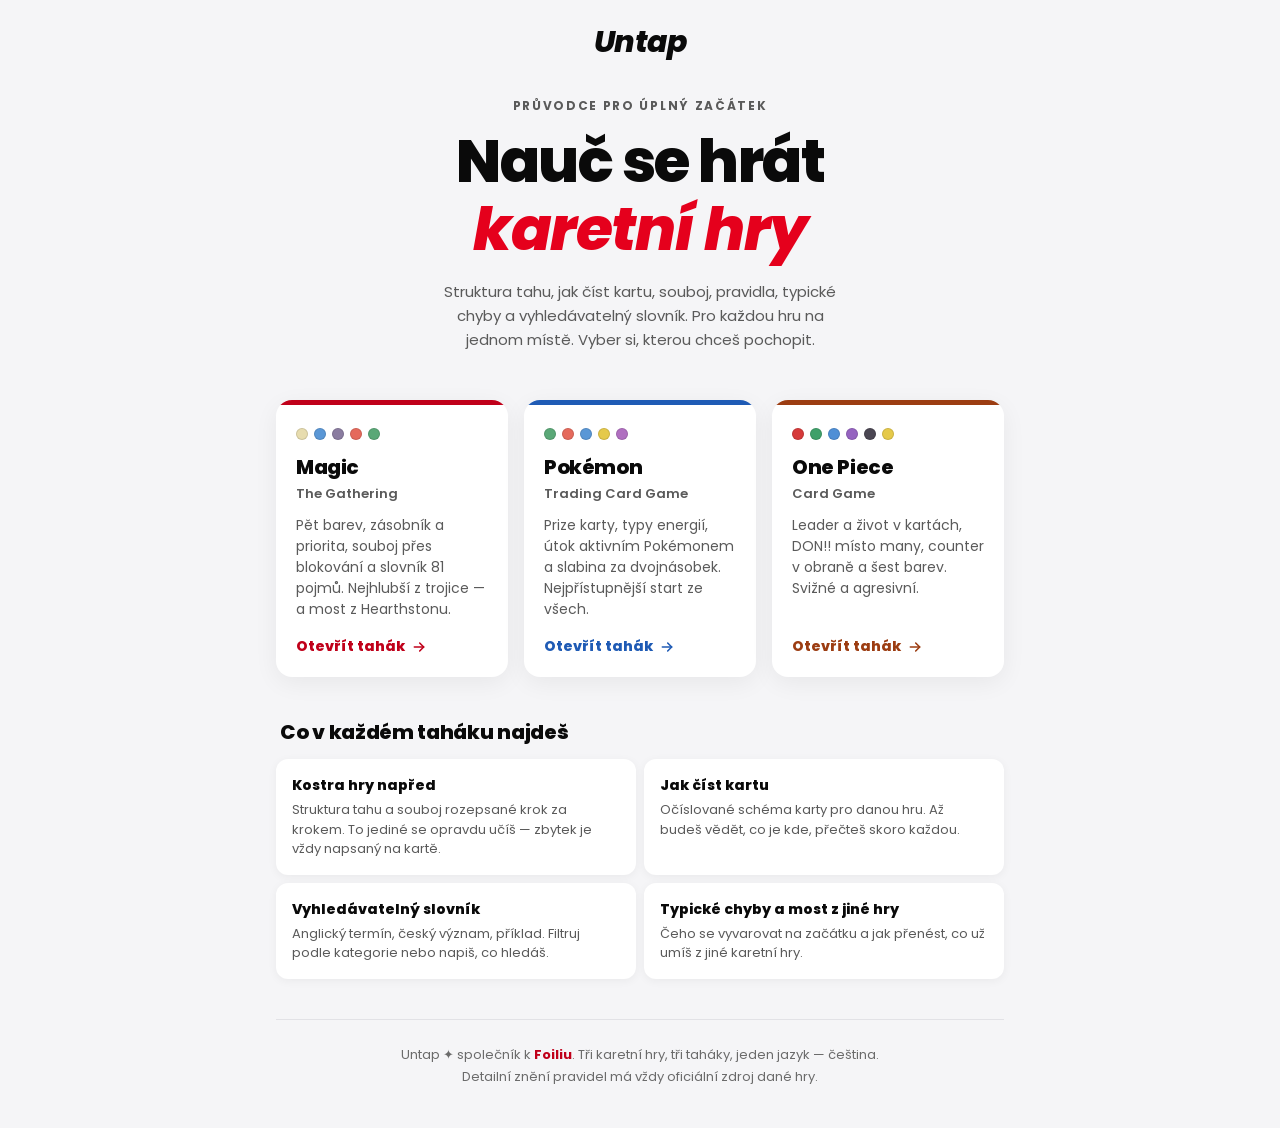
<file: index.html>
<!DOCTYPE html>
<html lang="cs">
<head>
<meta charset="UTF-8">
<meta name="viewport" content="width=device-width, initial-scale=1.0">
<title>Untap — taháky pro začátek s karetními hrami</title>
<meta name="description" content="Stručné české průvodce pro úplný začátek s Magic: The Gathering, Pokémon TCG a One Piece Card Game. Struktura tahu, jak číst kartu, souboj, pravidla a vyhledávatelný slovník.">
<meta name="theme-color" content="#f5f5f7">
<link rel="canonical" href="https://mtg-untap.vercel.app/">
<link rel="icon" href="favicon.svg" type="image/svg+xml">

<meta property="og:type" content="website">
<meta property="og:url" content="https://mtg-untap.vercel.app/">
<meta property="og:title" content="Untap — taháky pro začátek s karetními hrami">
<meta property="og:description" content="Stručné české průvodce pro úplný začátek s Magic, Pokémon a One Piece. Vše na jednom místě.">
<meta property="og:image" content="https://mtg-untap.vercel.app/og.png">
<meta property="og:image:width" content="1200">
<meta property="og:image:height" content="630">
<meta property="og:locale" content="cs_CZ">
<meta name="twitter:card" content="summary_large_image">

<link rel="preconnect" href="https://fonts.googleapis.com">
<link rel="preconnect" href="https://fonts.gstatic.com" crossorigin>
<link href="https://fonts.googleapis.com/css2?family=Poppins:ital,wght@0,400;0,500;0,600;0,700;0,800;1,400;1,800&display=swap" rel="stylesheet">
<link rel="stylesheet" href="styles.css">
<style>
  body{padding-bottom:var(--sp-10)}
  .games{display:grid;gap:var(--sp-4);margin-top:var(--sp-4)}
  @media(min-width:640px){.games{grid-template-columns:1fr 1fr 1fr}}
  .game{position:relative;display:flex;flex-direction:column;background:var(--surface);border-radius:var(--r-lg);box-shadow:var(--shadow);padding:var(--sp-5);overflow:hidden;transition:transform .15s,box-shadow .15s}
  .game::before{content:"";position:absolute;inset:0 0 auto 0;height:5px;background:var(--ga)}
  .game:hover{transform:translateY(-3px);box-shadow:0 12px 34px rgba(10,10,10,.12)}
  .game .gpips{display:flex;gap:6px;margin-top:var(--sp-2)}
  .game .gpips .pip{width:12px;height:12px}
  .game h2{font-weight:800;font-size:var(--t-2xl);letter-spacing:-.4px;margin-top:var(--sp-3)}
  .game .gsub{font-size:var(--t-sm);color:var(--muted);font-weight:600;margin-top:2px}
  .game .gdesc{font-size:var(--t-md);color:var(--muted);line-height:1.5;margin-top:var(--sp-3);flex:1}
  .game .gcta{display:inline-flex;align-items:center;gap:6px;margin-top:var(--sp-4);font-weight:800;font-size:var(--t-md);color:var(--ga)}
  .game .gcta svg{width:16px;height:16px;stroke:currentColor;fill:none;stroke-width:2.4;stroke-linecap:round;stroke-linejoin:round}
  .why{margin-top:var(--sp-10)}
  .why h2{font-weight:800;font-size:var(--t-2xl);letter-spacing:-.3px;padding-left:var(--sp-1)}
  .whycards{display:grid;gap:var(--sp-2);margin-top:var(--sp-3)}
  @media(min-width:600px){.whycards{grid-template-columns:1fr 1fr}}
  .wc{background:var(--surface);border-radius:var(--r-md);box-shadow:var(--shadow-sm);padding:var(--sp-4)}
  .wc .wt{font-weight:800;font-size:var(--t-md)}
  .wc .wd{font-size:var(--t-sm);color:var(--muted);line-height:1.5;margin-top:var(--sp-1)}
</style>
</head>
<body>
<div class="wrap">

  <div class="topbar">
    <div class="logo">Untap</div>
  </div>

  <div class="hero">
    <div class="kicker">Průvodce pro úplný začátek</div>
    <h1>Nauč se hrát<em>karetní hry</em></h1>
    <p>Struktura tahu, jak číst kartu, souboj, pravidla, typické chyby a vyhledávatelný slovník. Pro každou hru na jednom místě. Vyber si, kterou chceš pochopit.</p>
  </div>

  <div class="games">
    <a class="game" href="magic.html" style="--ga:#c0001a">
      <div class="gpips"><span class="pip w"></span><span class="pip u"></span><span class="pip b"></span><span class="pip r"></span><span class="pip g"></span></div>
      <h2>Magic</h2>
      <div class="gsub">The Gathering</div>
      <div class="gdesc">Pět barev, zásobník a priorita, souboj přes blokování a slovník 81 pojmů. Nejhlubší z trojice — a most z Hearthstonu.</div>
      <span class="gcta">Otevřít tahák <svg viewBox="0 0 24 24"><path d="M5 12h14"/><path d="m13 6 6 6-6 6"/></svg></span>
    </a>
    <a class="game" href="pokemon.html" style="--ga:#1f5bb5">
      <div class="gpips"><span class="pip grass"></span><span class="pip fire"></span><span class="pip water"></span><span class="pip lightning"></span><span class="pip psychic"></span></div>
      <h2>Pokémon</h2>
      <div class="gsub">Trading Card Game</div>
      <div class="gdesc">Prize karty, typy energií, útok aktivním Pokémonem a slabina za dvojnásobek. Nejpřístupnější start ze všech.</div>
      <span class="gcta">Otevřít tahák <svg viewBox="0 0 24 24"><path d="M5 12h14"/><path d="m13 6 6 6-6 6"/></svg></span>
    </a>
    <a class="game" href="onepiece.html" style="--ga:#9c3d12">
      <div class="gpips"><span class="pip op-r"></span><span class="pip op-g"></span><span class="pip op-b"></span><span class="pip op-p"></span><span class="pip op-k"></span><span class="pip op-y"></span></div>
      <h2>One Piece</h2>
      <div class="gsub">Card Game</div>
      <div class="gdesc">Leader a život v kartách, DON!! místo many, counter v obraně a šest barev. Svižné a agresivní.</div>
      <span class="gcta">Otevřít tahák <svg viewBox="0 0 24 24"><path d="M5 12h14"/><path d="m13 6 6 6-6 6"/></svg></span>
    </a>
  </div>

  <div class="why">
    <h2>Co v každém taháku najdeš</h2>
    <div class="whycards">
      <div class="wc"><div class="wt">Kostra hry napřed</div><div class="wd">Struktura tahu a souboj rozepsané krok za krokem. To jediné se opravdu učíš — zbytek je vždy napsaný na kartě.</div></div>
      <div class="wc"><div class="wt">Jak číst kartu</div><div class="wd">Očíslované schéma karty pro danou hru. Až budeš vědět, co je kde, přečteš skoro každou.</div></div>
      <div class="wc"><div class="wt">Vyhledávatelný slovník</div><div class="wd">Anglický termín, český význam, příklad. Filtruj podle kategorie nebo napiš, co hledáš.</div></div>
      <div class="wc"><div class="wt">Typické chyby a most z jiné hry</div><div class="wd">Čeho se vyvarovat na začátku a jak přenést, co už umíš z jiné karetní hry.</div></div>
    </div>
  </div>

  <footer>
    Untap ✦ společník k <a href="https://foilio.cards">Foiliu</a>. Tři karetní hry, tři taháky, jeden jazyk — čeština.<br>
    Detailní znění pravidel má vždy oficiální zdroj dané hry.
  </footer>
</div>
</body>
</html>
</file>
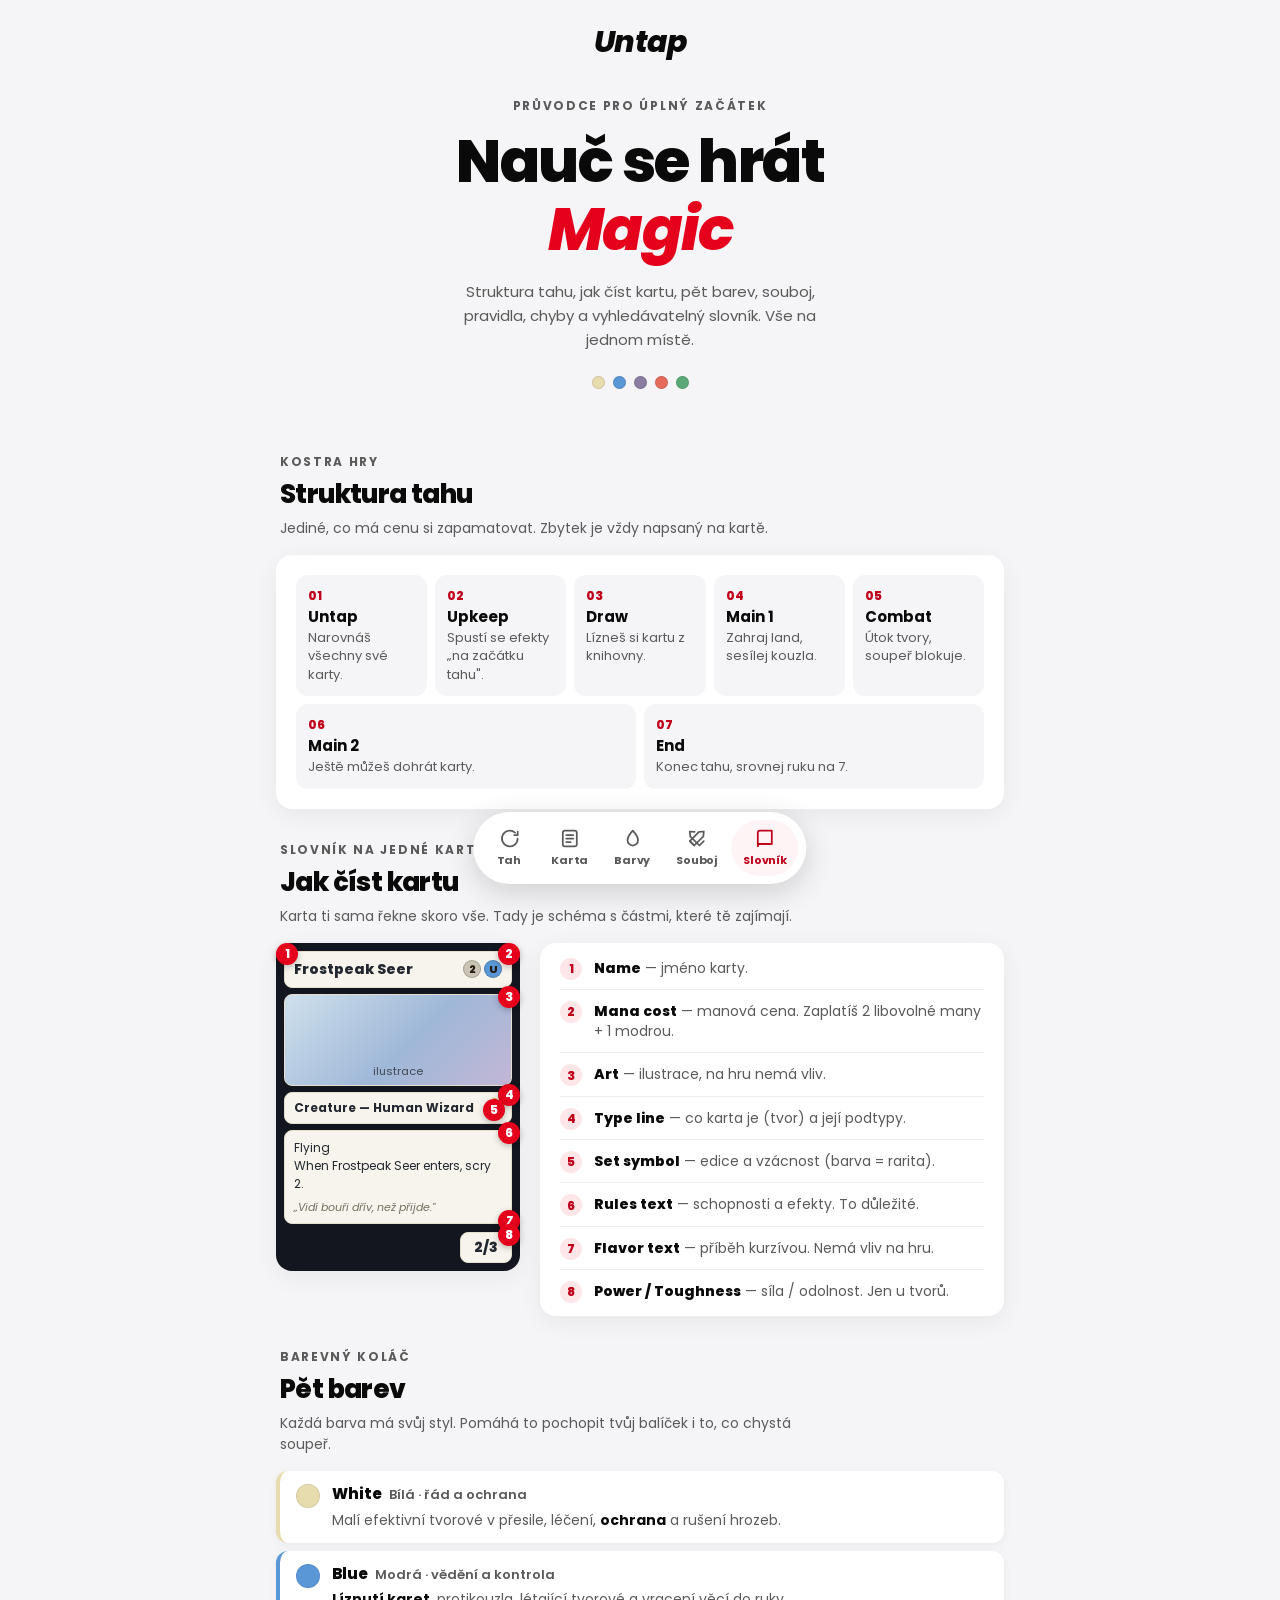
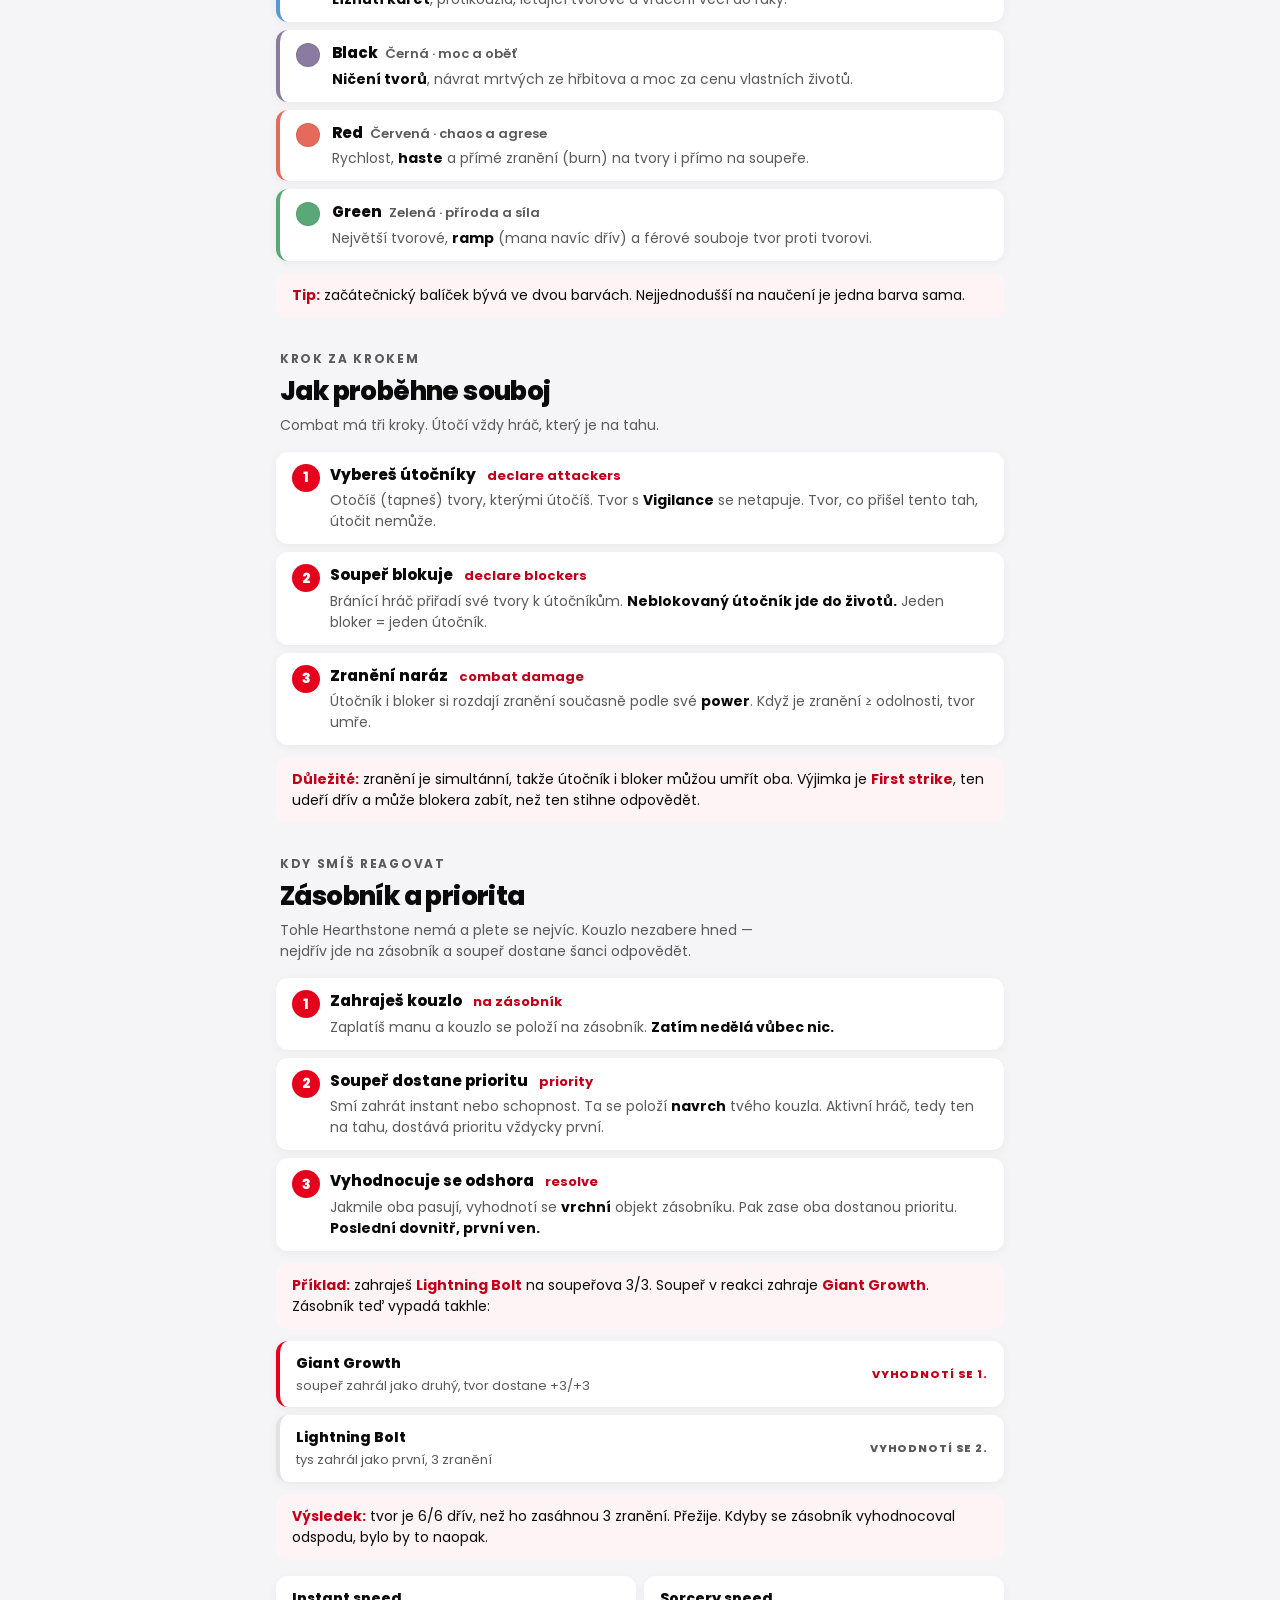
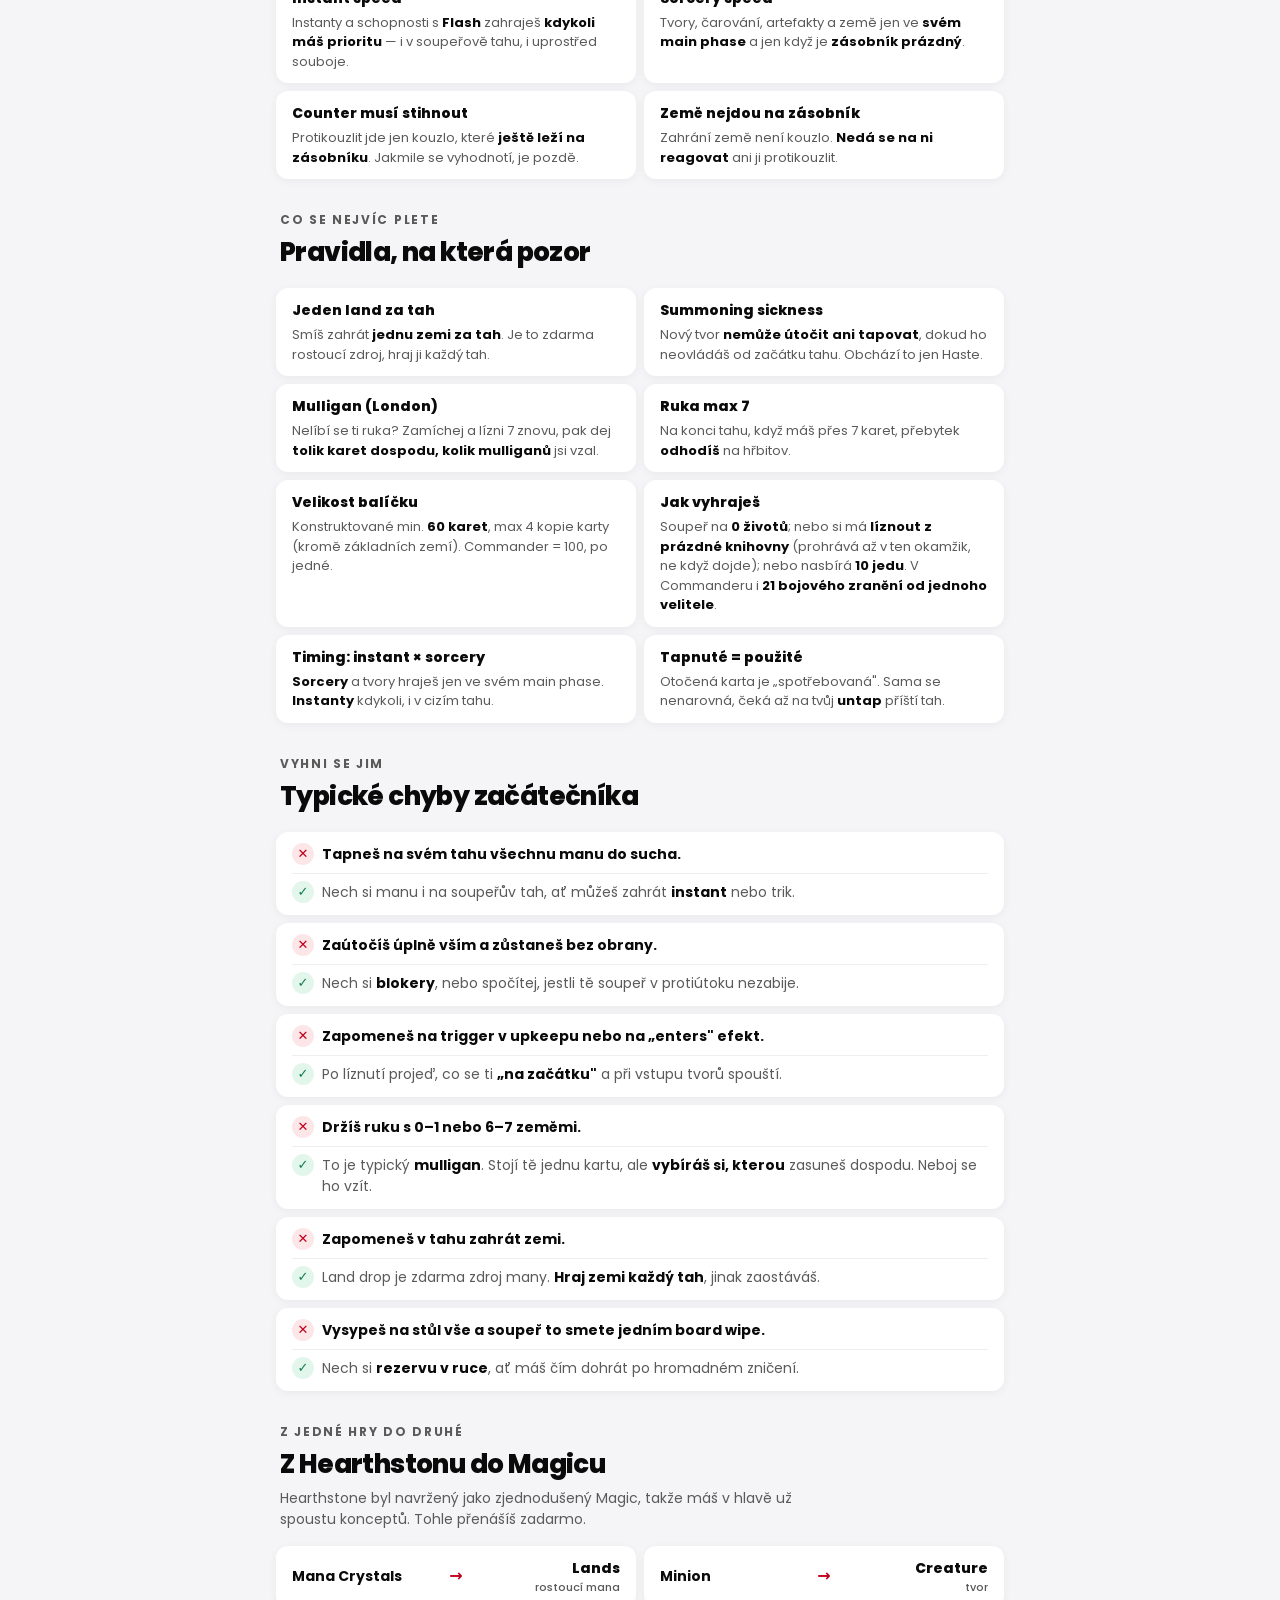
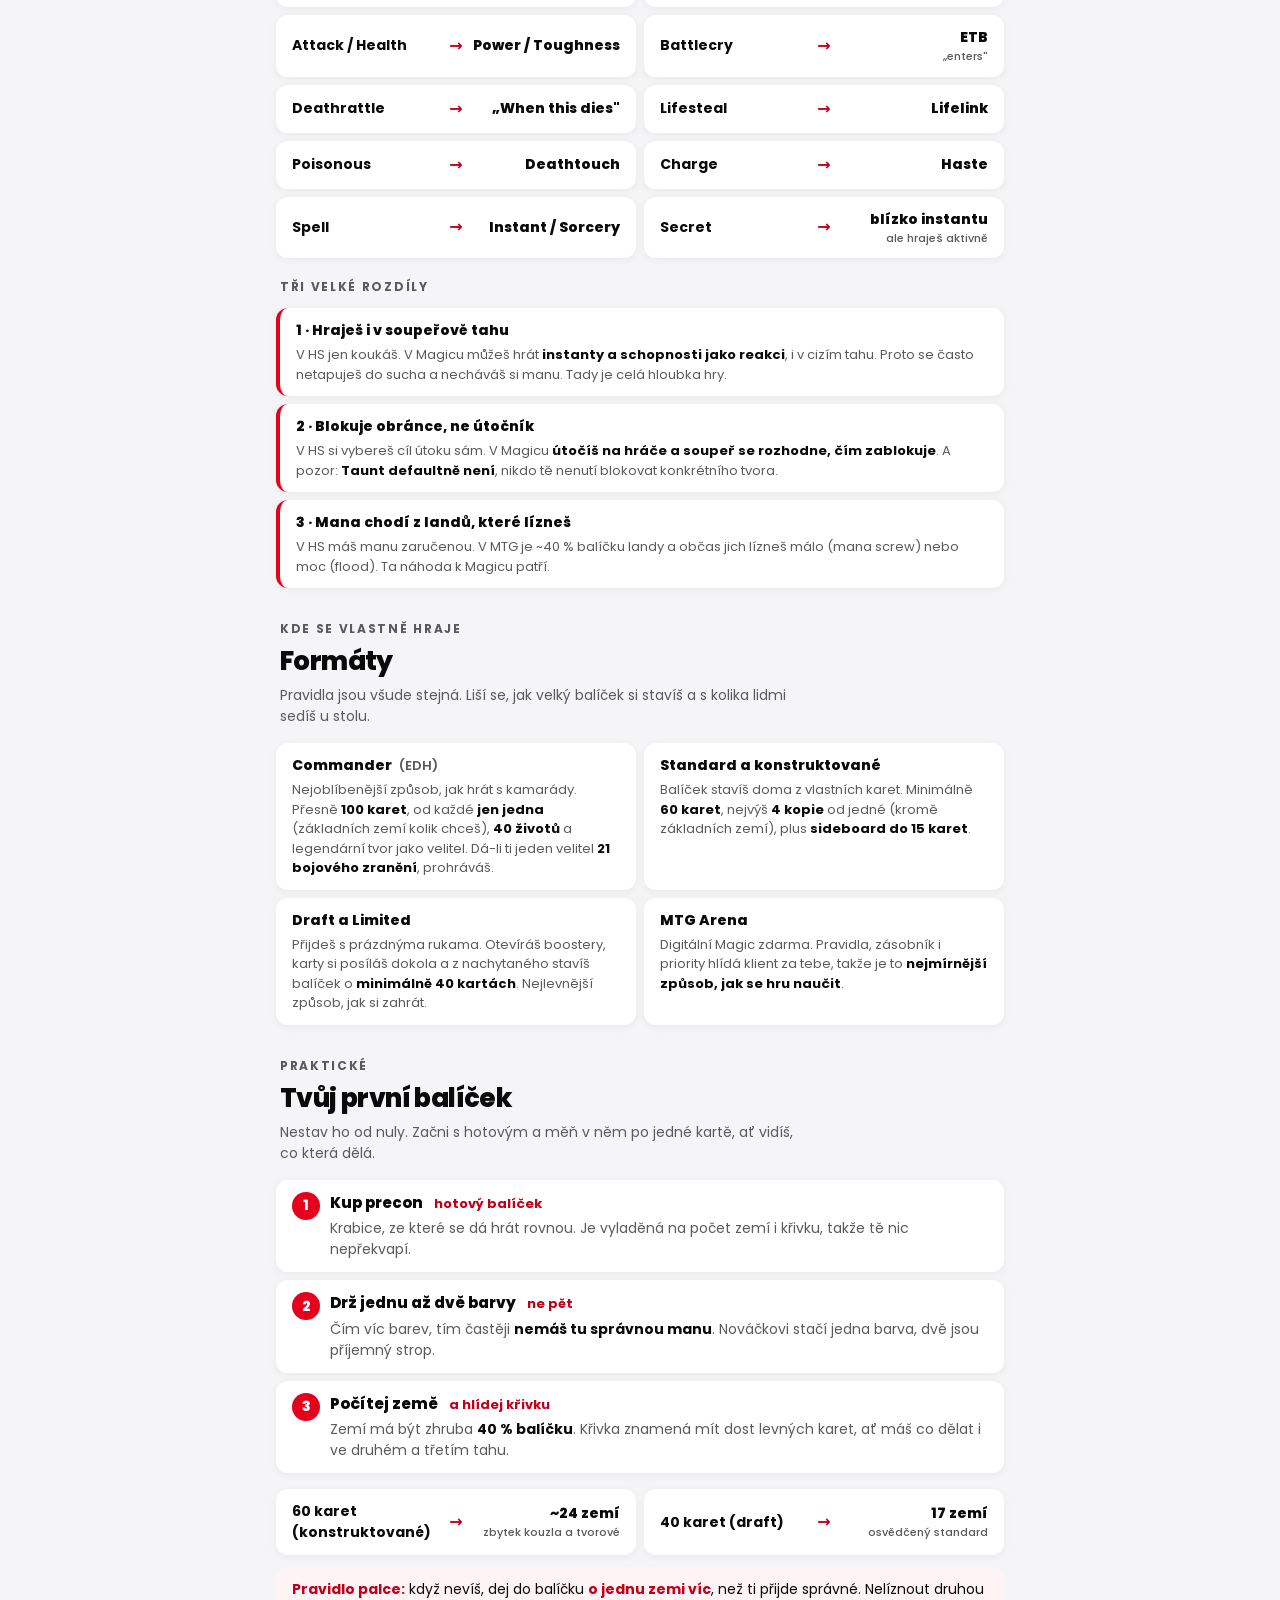
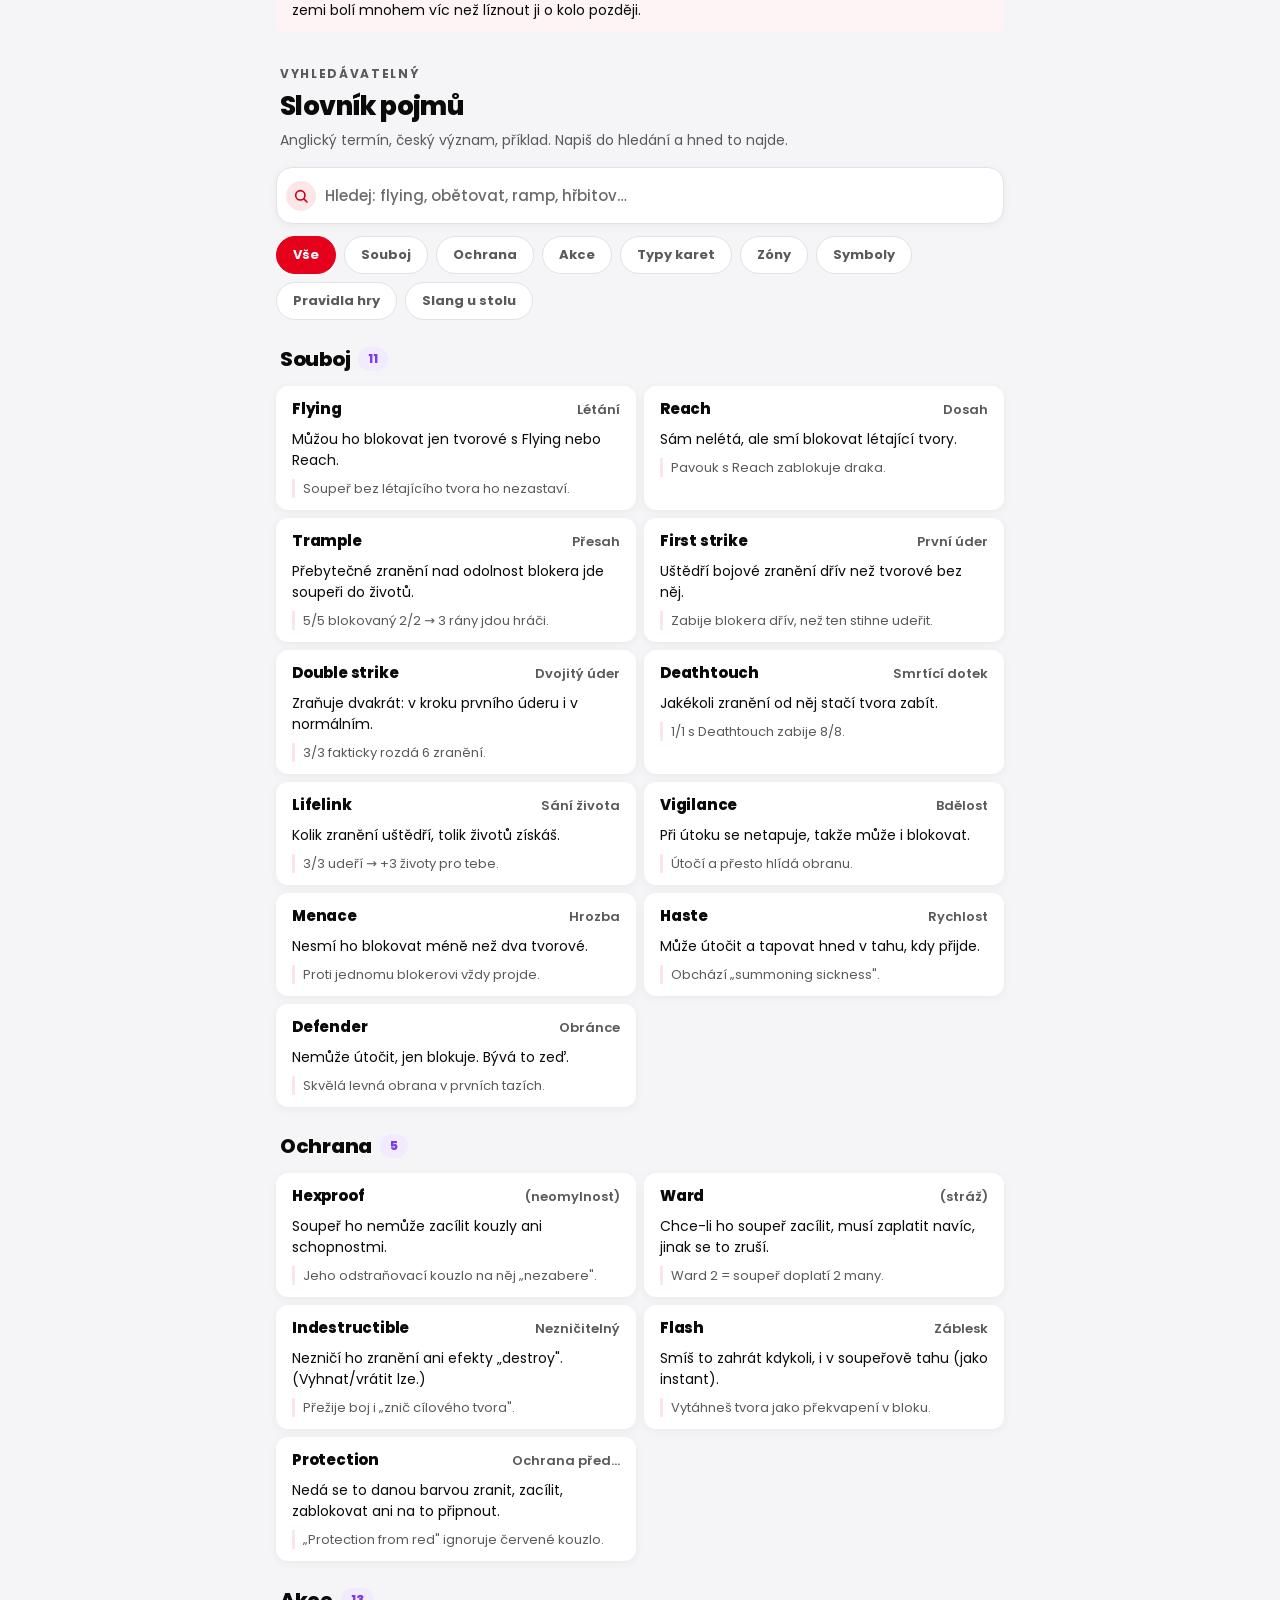
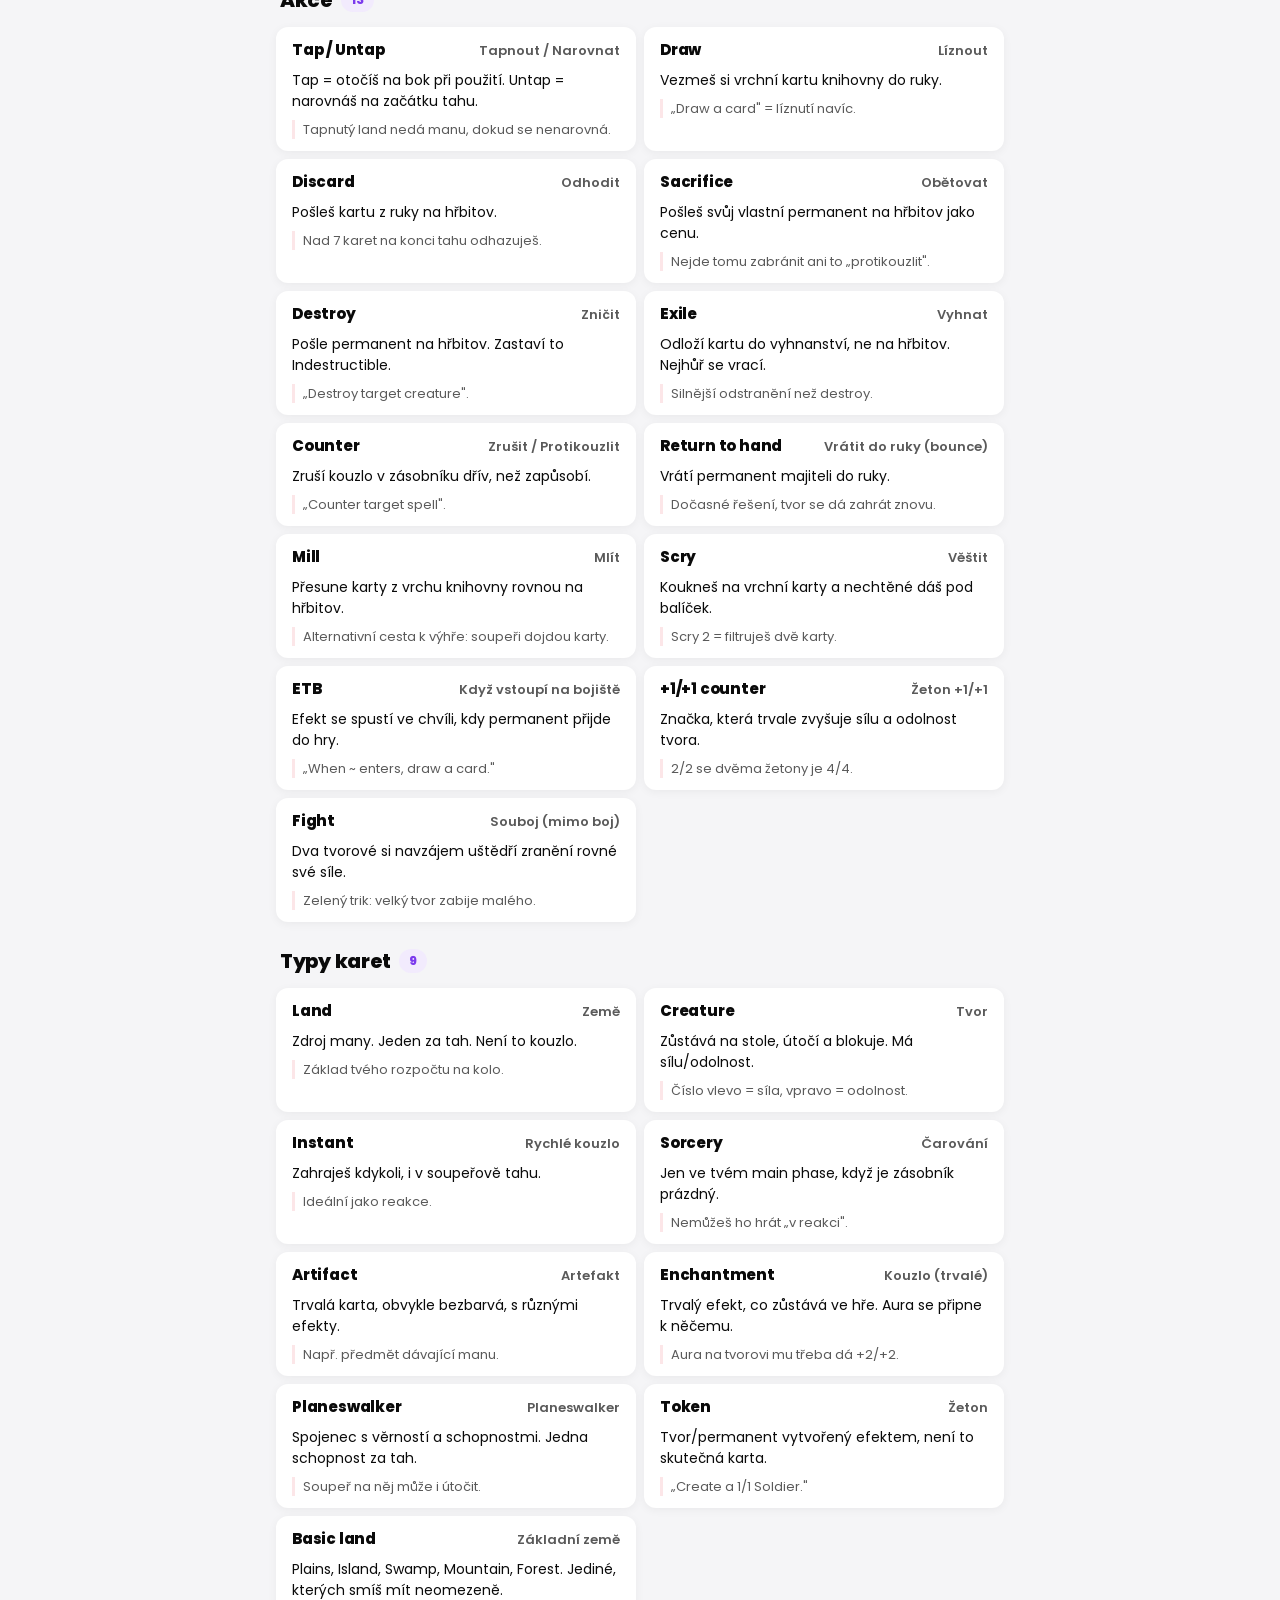
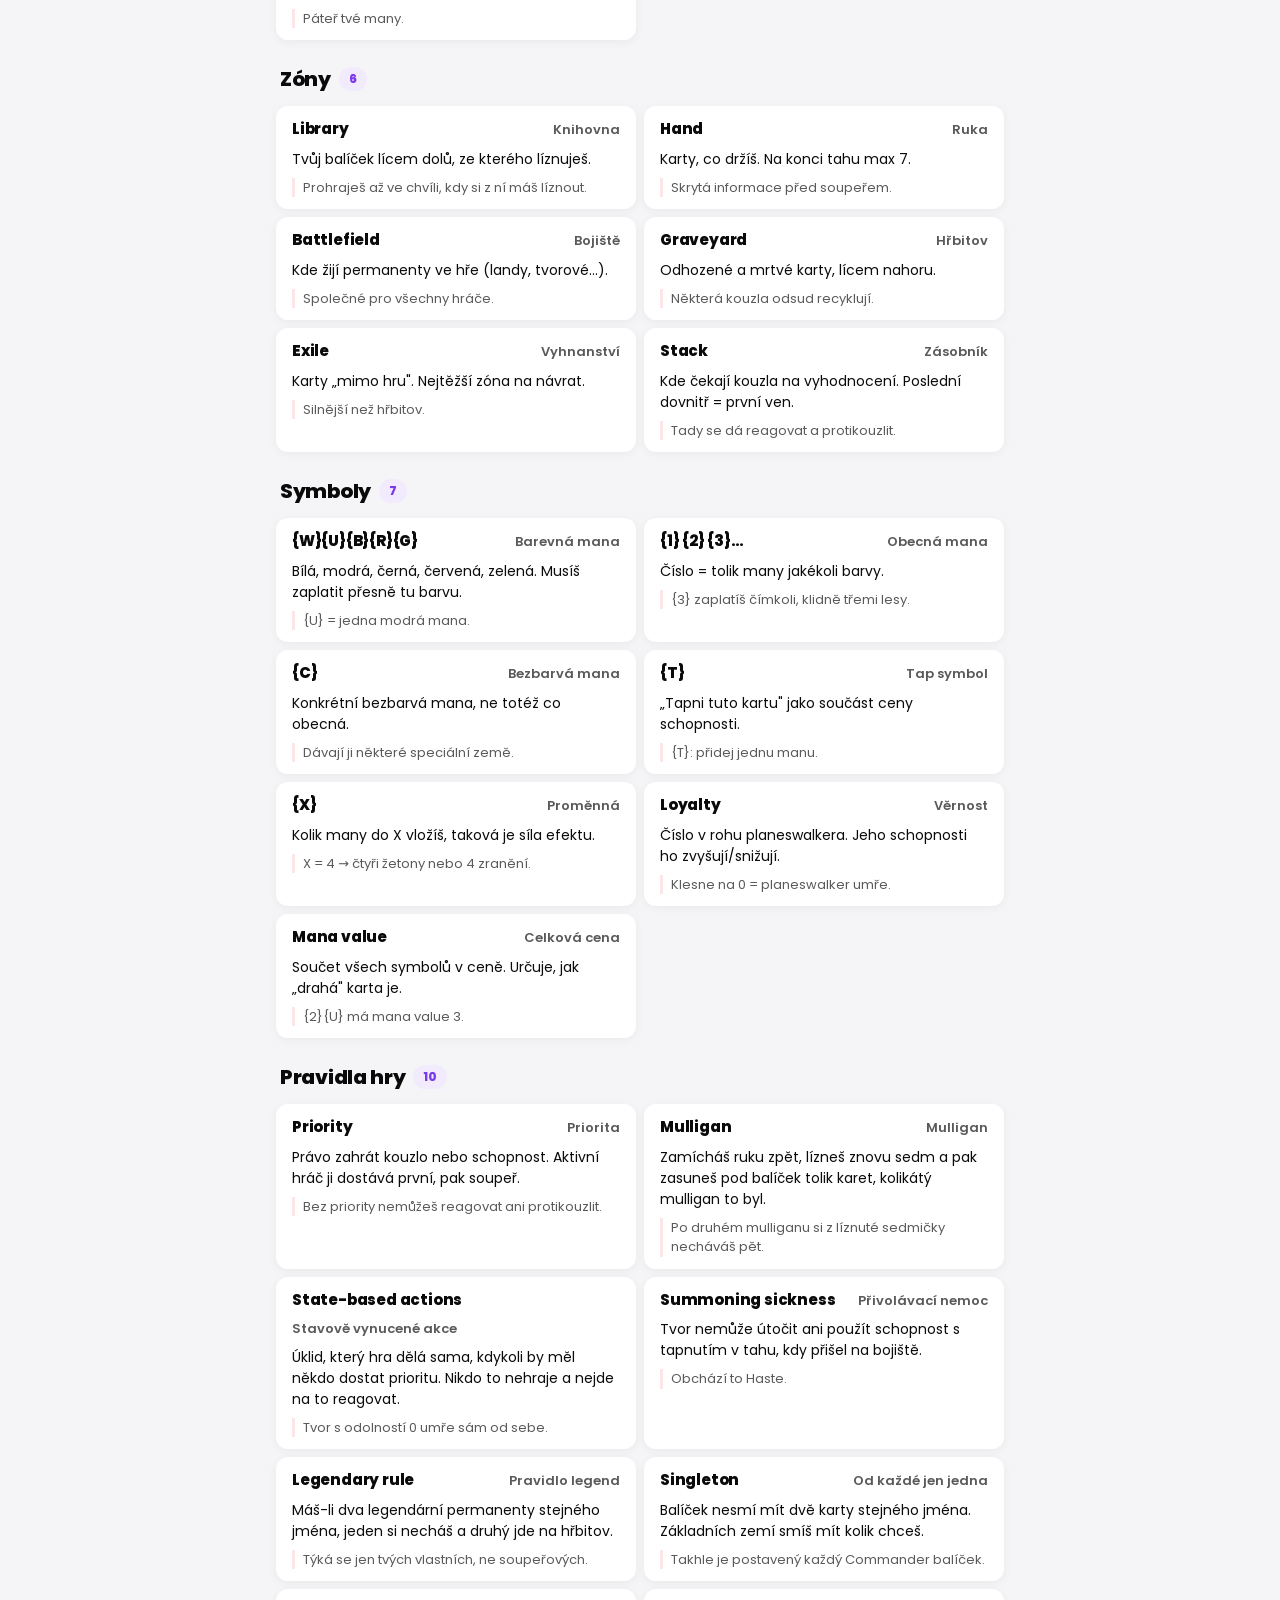
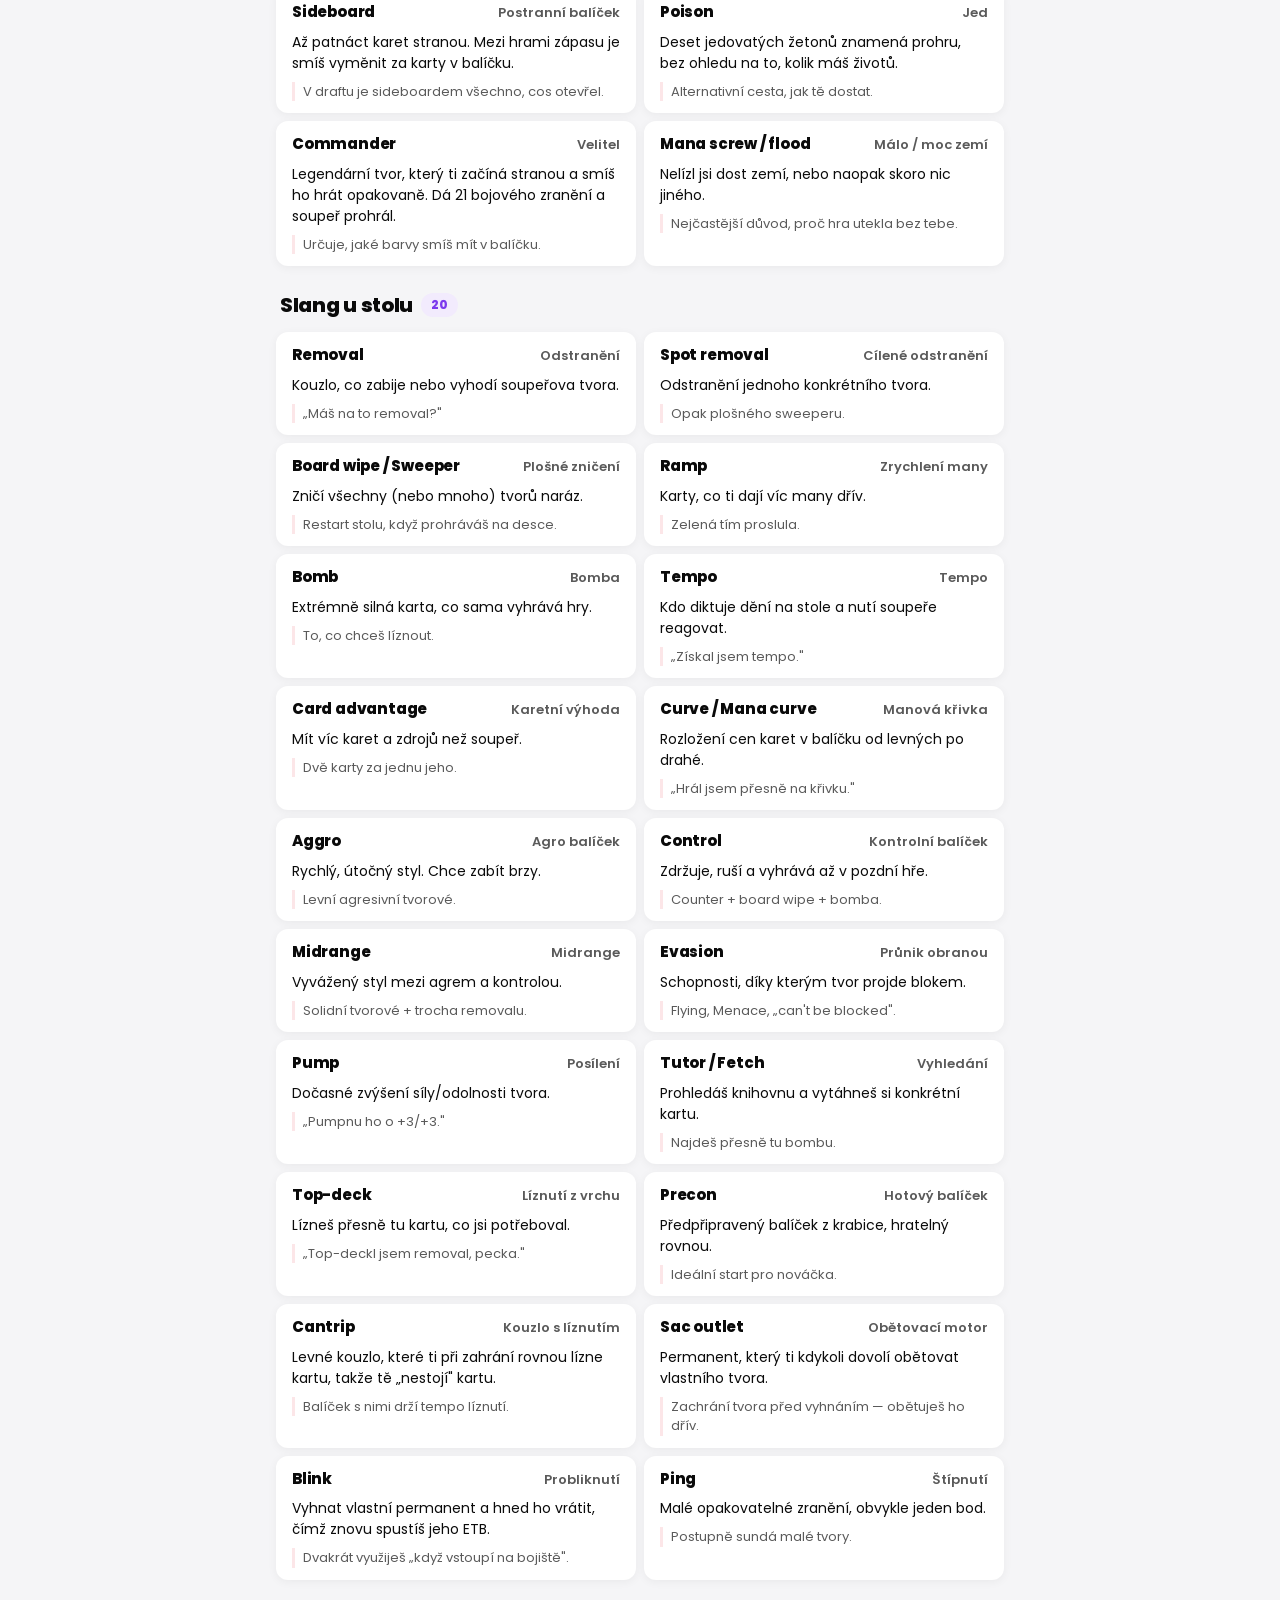
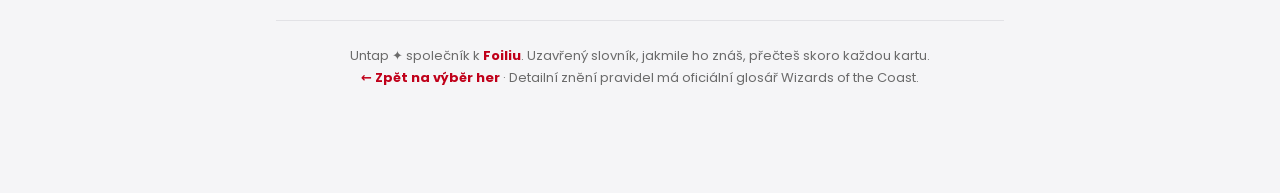
<file: magic.html>
<!DOCTYPE html>
<html lang="cs">
<head>
<meta charset="UTF-8">
<meta name="viewport" content="width=device-width, initial-scale=1.0">
<title>Untap — průvodce pro začátek s Magicem</title>
<meta name="description" content="Struktura tahu, jak číst kartu, pět barev, souboj, pravidla, typické chyby a vyhledávatelný slovník 81 pojmů. Magic: The Gathering česky, na jednom místě.">
<meta name="theme-color" content="#f5f5f7">
<link rel="canonical" href="https://mtg-untap.vercel.app/magic.html">
<link rel="icon" href="favicon.svg" type="image/svg+xml">

<meta property="og:type" content="website">
<meta property="og:url" content="https://mtg-untap.vercel.app/magic.html">
<meta property="og:title" content="Untap — průvodce pro začátek s Magicem">
<meta property="og:description" content="Struktura tahu, jak číst kartu, pět barev, souboj, pravidla, typické chyby a vyhledávatelný slovník 81 pojmů. Česky, na jednom místě.">
<meta property="og:image" content="https://mtg-untap.vercel.app/og.png">
<meta property="og:image:width" content="1200">
<meta property="og:image:height" content="630">
<meta property="og:locale" content="cs_CZ">
<meta name="twitter:card" content="summary_large_image">

<link rel="preconnect" href="https://fonts.googleapis.com">
<link rel="preconnect" href="https://fonts.gstatic.com" crossorigin>
<link href="https://fonts.googleapis.com/css2?family=Poppins:ital,wght@0,400;0,500;0,600;0,700;0,800;1,400;1,800&display=swap" rel="stylesheet">
<link rel="stylesheet" href="styles.css">
<style>
  /* Magic card anatomy — used only on this page */
  .mtgcard{flex:0 0 244px;max-width:100%;background:#14161f;padding:var(--sp-2);border-radius:var(--r-lg);box-shadow:var(--shadow)}
  .mc-reg{position:relative;background:#f6f4ec;border:1px solid #e4dfce;border-radius:var(--r-sm);margin-bottom:6px;color:#23272f}
  .mc-badge{position:absolute;top:-9px;right:-9px;width:22px;height:22px;border-radius:50%;background:var(--red);color:#fff;font-weight:800;font-size:var(--t-xs);display:flex;align-items:center;justify-content:center;z-index:2;box-shadow:0 2px 6px rgba(0,0,0,.25)}
  .mc-title{display:flex;justify-content:space-between;align-items:center;gap:6px;padding:7px 9px}
  .mc-name{font-weight:800;font-size:var(--t-md)}
  .mc-cost{display:flex;gap:3px}
  .sym{width:18px;height:18px;border-radius:50%;font-weight:800;font-size:11px;display:inline-flex;align-items:center;justify-content:center;color:#241a10;box-shadow:inset 0 0 0 1px rgba(0,0,0,.18)}
  .sym.w{background:#eee4c4} .sym.u{background:var(--u)} .sym.b{background:#4a4356;color:#fff} .sym.r{background:var(--r)} .sym.g{background:var(--g)} .sym.gen{background:#c9c3b4} .sym.c{background:#d7dde2}
  .mc-art{height:92px;background:linear-gradient(135deg,#cfe0ec,#9fb8d8 55%,#c3b6d6);border-radius:var(--r-sm);display:flex;align-items:flex-end;justify-content:center;color:#424852;font-size:var(--t-2xs);padding-bottom:5px}
  .mc-type{display:flex;justify-content:space-between;align-items:center;padding:6px 9px;font-size:var(--t-xs);font-weight:700}
  .mc-type .rar{width:15px;height:15px;border-radius:3px;background:linear-gradient(135deg,var(--gold),#b96f1e);transform:rotate(45deg)}
  .mc-text{padding:var(--sp-2) 9px;font-size:var(--t-xs);line-height:1.5}
  .mc-text .fl{color:#766f62;font-style:italic;margin-top:6px;font-size:var(--t-2xs)}
  .mc-ptrow{display:flex;justify-content:flex-end;padding-top:2px}
  .mc-pt{position:relative;background:#f6f4ec;border:1px solid #e4dfce;border-radius:var(--r-sm);padding:4px 13px;font-weight:800;font-size:var(--t-md);color:#23272f}
</style>
</head>
<body>
<div class="wrap">

  <div class="topbar">
    <a class="logo" href="index.html">Untap</a>
  </div>

  <div class="hero">
    <div class="kicker">Průvodce pro úplný začátek</div>
    <h1>Nauč se hrát <em>Magic</em></h1>
    <p>Struktura tahu, jak číst kartu, pět barev, souboj, pravidla, chyby a vyhledávatelný slovník. Vše na jednom místě.</p>
    <div class="pips" aria-hidden="true"><span class="pip w"></span><span class="pip u"></span><span class="pip b"></span><span class="pip r"></span><span class="pip g"></span></div>
  </div>

  <!-- TURN -->
  <section class="block" id="tah">
    <div class="eyebrow">Kostra hry</div>
    <h2>Struktura tahu</h2>
    <p class="lead">Jediné, co má cenu si zapamatovat. Zbytek je vždy napsaný na kartě.</p>
    <div class="panel">
      <div class="flow">
        <div class="step"><div class="n">01</div><div class="t">Untap</div><div class="d">Narovnáš všechny své karty.</div></div>
        <div class="step"><div class="n">02</div><div class="t">Upkeep</div><div class="d">Spustí se efekty „na začátku tahu".</div></div>
        <div class="step"><div class="n">03</div><div class="t">Draw</div><div class="d">Lízneš si kartu z knihovny.</div></div>
        <div class="step"><div class="n">04</div><div class="t">Main 1</div><div class="d">Zahraj land, sesílej kouzla.</div></div>
        <div class="step"><div class="n">05</div><div class="t">Combat</div><div class="d">Útok tvory, soupeř blokuje.</div></div>
        <div class="step"><div class="n">06</div><div class="t">Main 2</div><div class="d">Ještě můžeš dohrát karty.</div></div>
        <div class="step"><div class="n">07</div><div class="t">End</div><div class="d">Konec tahu, srovnej ruku na 7.</div></div>
      </div>
    </div>
  </section>

  <!-- CARD ANATOMY -->
  <section class="block" id="karta">
    <div class="eyebrow">Slovník na jedné kartě</div>
    <h2>Jak číst kartu</h2>
    <p class="lead">Karta ti sama řekne skoro vše. Tady je schéma s částmi, které tě zajímají.</p>
    <div class="anat">
      <div class="mtgcard" aria-label="Schéma karty">
        <div class="mc-reg mc-title"><span class="mc-badge" style="right:auto;left:-9px">1</span><span class="mc-name">Frostpeak Seer</span><span class="mc-cost"><span class="mc-badge">2</span><span class="sym gen">2</span><span class="sym u">U</span></span></div>
        <div class="mc-reg mc-art"><span class="mc-badge">3</span>ilustrace</div>
        <div class="mc-reg mc-type"><span class="mc-badge">4</span><span>Creature — Human Wizard</span><span class="rar" title="symbol edice"></span><span class="mc-badge" style="top:6px;right:6px">5</span></div>
        <div class="mc-reg mc-text"><span class="mc-badge">6</span>Flying<br>When Frostpeak Seer enters, scry 2.<div class="fl">„Vidí bouři dřív, než přijde." <span class="mc-badge" style="top:auto;bottom:-9px">7</span></div></div>
        <div class="mc-ptrow"><span class="mc-pt">2/3<span class="mc-badge">8</span></span></div>
      </div>
      <div class="legend">
        <ol>
          <li><b>Name</b> <span class="czl">— jméno karty.</span></li>
          <li><b>Mana cost</b> <span class="czl">— manová cena. Zaplatíš 2 libovolné many + 1 modrou.</span></li>
          <li><b>Art</b> <span class="czl">— ilustrace, na hru nemá vliv.</span></li>
          <li><b>Type line</b> <span class="czl">— co karta je (tvor) a její podtypy.</span></li>
          <li><b>Set symbol</b> <span class="czl">— edice a vzácnost (barva = rarita).</span></li>
          <li><b>Rules text</b> <span class="czl">— schopnosti a efekty. To důležité.</span></li>
          <li><b>Flavor text</b> <span class="czl">— příběh kurzívou. Nemá vliv na hru.</span></li>
          <li><b>Power / Toughness</b> <span class="czl">— síla / odolnost. Jen u tvorů.</span></li>
        </ol>
      </div>
    </div>
  </section>

  <!-- COLORS -->
  <section class="block" id="barvy">
    <div class="eyebrow">Barevný koláč</div>
    <h2>Pět barev</h2>
    <p class="lead">Každá barva má svůj styl. Pomáhá to pochopit tvůj balíček i to, co chystá soupeř.</p>
    <div class="colors">
      <div class="clr" style="--ca:var(--w)"><span class="dot"></span><div><div class="cn">White <span>Bílá · řád a ochrana</span></div><div class="cd">Malí efektivní tvorové v přesile, léčení, <b>ochrana</b> a rušení hrozeb.</div></div></div>
      <div class="clr" style="--ca:var(--u)"><span class="dot"></span><div><div class="cn">Blue <span>Modrá · vědění a kontrola</span></div><div class="cd"><b>Líznutí karet</b>, protikouzla, létající tvorové a vracení věcí do ruky.</div></div></div>
      <div class="clr" style="--ca:var(--b)"><span class="dot"></span><div><div class="cn">Black <span>Černá · moc a oběť</span></div><div class="cd"><b>Ničení tvorů</b>, návrat mrtvých ze hřbitova a moc za cenu vlastních životů.</div></div></div>
      <div class="clr" style="--ca:var(--r)"><span class="dot"></span><div><div class="cn">Red <span>Červená · chaos a agrese</span></div><div class="cd">Rychlost, <b>haste</b> a přímé zranění (burn) na tvory i přímo na soupeře.</div></div></div>
      <div class="clr" style="--ca:var(--g)"><span class="dot"></span><div><div class="cn">Green <span>Zelená · příroda a síla</span></div><div class="cd">Největší tvorové, <b>ramp</b> (mana navíc dřív) a férové souboje tvor proti tvorovi.</div></div></div>
    </div>
    <div class="callout"><b>Tip:</b> začátečnický balíček bývá ve dvou barvách. Nejjednodušší na naučení je jedna barva sama.</div>
  </section>

  <!-- COMBAT -->
  <section class="block" id="souboj">
    <div class="eyebrow">Krok za krokem</div>
    <h2>Jak proběhne souboj</h2>
    <p class="lead">Combat má tři kroky. Útočí vždy hráč, který je na tahu.</p>
    <div class="steps3">
      <div class="s3"><div class="num">1</div><div class="st">Vybereš útočníky <span>declare attackers</span></div><div class="sd">Otočíš (tapneš) tvory, kterými útočíš. Tvor s <b>Vigilance</b> se netapuje. Tvor, co přišel tento tah, útočit nemůže.</div></div>
      <div class="s3"><div class="num">2</div><div class="st">Soupeř blokuje <span>declare blockers</span></div><div class="sd">Bránící hráč přiřadí své tvory k útočníkům. <b>Neblokovaný útočník jde do životů.</b> Jeden bloker = jeden útočník.</div></div>
      <div class="s3"><div class="num">3</div><div class="st">Zranění naráz <span>combat damage</span></div><div class="sd">Útočník i bloker si rozdají zranění současně podle své <b>power</b>. Když je zranění ≥ odolnosti, tvor umře.</div></div>
    </div>
    <div class="callout"><b>Důležité:</b> zranění je simultánní, takže útočník i bloker můžou umřít oba. Výjimka je <b>First strike</b>, ten udeří dřív a může blokera zabít, než ten stihne odpovědět.</div>
  </section>

  <!-- STACK & PRIORITY -->
  <section class="block" id="zasobnik">
    <div class="eyebrow">Kdy smíš reagovat</div>
    <h2>Zásobník a priorita</h2>
    <p class="lead">Tohle Hearthstone nemá a plete se nejvíc. Kouzlo nezabere hned — nejdřív jde na zásobník a soupeř dostane šanci odpovědět.</p>
    <div class="steps3">
      <div class="s3"><div class="num">1</div><div class="st">Zahraješ kouzlo <span>na zásobník</span></div><div class="sd">Zaplatíš manu a kouzlo se položí na zásobník. <b>Zatím nedělá vůbec nic.</b></div></div>
      <div class="s3"><div class="num">2</div><div class="st">Soupeř dostane prioritu <span>priority</span></div><div class="sd">Smí zahrát instant nebo schopnost. Ta se položí <b>navrch</b> tvého kouzla. Aktivní hráč, tedy ten na tahu, dostává prioritu vždycky první.</div></div>
      <div class="s3"><div class="num">3</div><div class="st">Vyhodnocuje se odshora <span>resolve</span></div><div class="sd">Jakmile oba pasují, vyhodnotí se <b>vrchní</b> objekt zásobníku. Pak zase oba dostanou prioritu. <b>Poslední dovnitř, první ven.</b></div></div>
    </div>

    <div class="callout"><b>Příklad:</b> zahraješ <b>Lightning Bolt</b> na soupeřova 3/3. Soupeř v reakci zahraje <b>Giant Growth</b>. Zásobník teď vypadá takhle:</div>
    <div class="lifo">
      <div class="lv top"><div><div class="lt">Giant Growth</div><div class="ln">soupeř zahrál jako druhý, tvor dostane +3/+3</div></div><div class="ord">vyhodnotí se 1.</div></div>
      <div class="lv"><div><div class="lt">Lightning Bolt</div><div class="ln">tys zahrál jako první, 3 zranění</div></div><div class="ord">vyhodnotí se 2.</div></div>
    </div>
    <div class="callout"><b>Výsledek:</b> tvor je 6/6 dřív, než ho zasáhnou 3 zranění. Přežije. Kdyby se zásobník vyhodnocoval odspodu, bylo by to naopak.</div>

    <div class="rules">
      <div class="rule"><div class="rt">Instant speed</div><div class="rd">Instanty a schopnosti s <b>Flash</b> zahraješ <b>kdykoli máš prioritu</b> — i v soupeřově tahu, i uprostřed souboje.</div></div>
      <div class="rule"><div class="rt">Sorcery speed</div><div class="rd">Tvory, čarování, artefakty a země jen ve <b>svém main phase</b> a jen když je <b>zásobník prázdný</b>.</div></div>
      <div class="rule"><div class="rt">Counter musí stihnout</div><div class="rd">Protikouzlit jde jen kouzlo, které <b>ještě leží na zásobníku</b>. Jakmile se vyhodnotí, je pozdě.</div></div>
      <div class="rule"><div class="rt">Země nejdou na zásobník</div><div class="rd">Zahrání země není kouzlo. <b>Nedá se na ni reagovat</b> ani ji protikouzlit.</div></div>
    </div>
  </section>

  <!-- RULES -->
  <section class="block" id="pravidla">
    <div class="eyebrow">Co se nejvíc plete</div>
    <h2>Pravidla, na která pozor</h2>
    <div class="rules">
      <div class="rule"><div class="rt">Jeden land za tah</div><div class="rd">Smíš zahrát <b>jednu zemi za tah</b>. Je to zdarma rostoucí zdroj, hraj ji každý tah.</div></div>
      <div class="rule"><div class="rt">Summoning sickness</div><div class="rd">Nový tvor <b>nemůže útočit ani tapovat</b>, dokud ho neovládáš od začátku tahu. Obchází to jen Haste.</div></div>
      <div class="rule"><div class="rt">Mulligan (London)</div><div class="rd">Nelíbí se ti ruka? Zamíchej a lízni 7 znovu, pak dej <b>tolik karet dospodu, kolik mulliganů</b> jsi vzal.</div></div>
      <div class="rule"><div class="rt">Ruka max 7</div><div class="rd">Na konci tahu, když máš přes 7 karet, přebytek <b>odhodíš</b> na hřbitov.</div></div>
      <div class="rule"><div class="rt">Velikost balíčku</div><div class="rd">Konstruktované min. <b>60 karet</b>, max 4 kopie karty (kromě základních zemí). Commander = 100, po jedné.</div></div>
      <div class="rule"><div class="rt">Jak vyhraješ</div><div class="rd">Soupeř na <b>0 životů</b>; nebo si má <b>líznout z prázdné knihovny</b> (prohrává až v ten okamžik, ne když dojde); nebo nasbírá <b>10 jedu</b>. V Commanderu i <b>21 bojového zranění od jednoho velitele</b>.</div></div>
      <div class="rule"><div class="rt">Timing: instant × sorcery</div><div class="rd"><b>Sorcery</b> a tvory hraješ jen ve svém main phase. <b>Instanty</b> kdykoli, i v cizím tahu.</div></div>
      <div class="rule"><div class="rt">Tapnuté = použité</div><div class="rd">Otočená karta je „spotřebovaná". Sama se nenarovná, čeká až na tvůj <b>untap</b> příští tah.</div></div>
    </div>
  </section>

  <!-- MISTAKES -->
  <section class="block" id="chyby">
    <div class="eyebrow">Vyhni se jim</div>
    <h2>Typické chyby začátečníka</h2>
    <div class="miss">
      <div class="m"><div class="bad"><span class="tag x">✕</span><span>Tapneš na svém tahu všechnu manu do sucha.</span></div><div class="fix"><span class="tag c">✓</span><span>Nech si manu i na soupeřův tah, ať můžeš zahrát <b>instant</b> nebo trik.</span></div></div>
      <div class="m"><div class="bad"><span class="tag x">✕</span><span>Zaútočíš úplně vším a zůstaneš bez obrany.</span></div><div class="fix"><span class="tag c">✓</span><span>Nech si <b>blokery</b>, nebo spočítej, jestli tě soupeř v protiútoku nezabije.</span></div></div>
      <div class="m"><div class="bad"><span class="tag x">✕</span><span>Zapomeneš na trigger v upkeepu nebo na „enters" efekt.</span></div><div class="fix"><span class="tag c">✓</span><span>Po líznutí projeď, co se ti <b>„na začátku"</b> a při vstupu tvorů spouští.</span></div></div>
      <div class="m"><div class="bad"><span class="tag x">✕</span><span>Držíš ruku s 0–1 nebo 6–7 zeměmi.</span></div><div class="fix"><span class="tag c">✓</span><span>To je typický <b>mulligan</b>. Stojí tě jednu kartu, ale <b>vybíráš si, kterou</b> zasuneš dospodu. Neboj se ho vzít.</span></div></div>
      <div class="m"><div class="bad"><span class="tag x">✕</span><span>Zapomeneš v tahu zahrát zemi.</span></div><div class="fix"><span class="tag c">✓</span><span>Land drop je zdarma zdroj many. <b>Hraj zemi každý tah</b>, jinak zaostáváš.</span></div></div>
      <div class="m"><div class="bad"><span class="tag x">✕</span><span>Vysypeš na stůl vše a soupeř to smete jedním board wipe.</span></div><div class="fix"><span class="tag c">✓</span><span>Nech si <b>rezervu v ruce</b>, ať máš čím dohrát po hromadném zničení.</span></div></div>
    </div>
  </section>

  <!-- HEARTHSTONE -->
  <section class="block" id="hs">
    <div class="eyebrow">Z jedné hry do druhé</div>
    <h2>Z Hearthstonu do Magicu</h2>
    <p class="lead">Hearthstone byl navržený jako zjednodušený Magic, takže máš v hlavě už spoustu konceptů. Tohle přenášíš zadarmo.</p>
    <div class="maps">
      <div class="map"><span class="hs">Mana Crystals</span><span class="arrow">→</span><span class="mtg">Lands<small>rostoucí mana</small></span></div>
      <div class="map"><span class="hs">Minion</span><span class="arrow">→</span><span class="mtg">Creature<small>tvor</small></span></div>
      <div class="map"><span class="hs">Attack / Health</span><span class="arrow">→</span><span class="mtg">Power / Toughness</span></div>
      <div class="map"><span class="hs">Battlecry</span><span class="arrow">→</span><span class="mtg">ETB<small>„enters"</small></span></div>
      <div class="map"><span class="hs">Deathrattle</span><span class="arrow">→</span><span class="mtg">„When this dies"</span></div>
      <div class="map"><span class="hs">Lifesteal</span><span class="arrow">→</span><span class="mtg">Lifelink</span></div>
      <div class="map"><span class="hs">Poisonous</span><span class="arrow">→</span><span class="mtg">Deathtouch</span></div>
      <div class="map"><span class="hs">Charge</span><span class="arrow">→</span><span class="mtg">Haste</span></div>
      <div class="map"><span class="hs">Spell</span><span class="arrow">→</span><span class="mtg">Instant / Sorcery</span></div>
      <div class="map"><span class="hs">Secret</span><span class="arrow">→</span><span class="mtg">blízko instantu<small>ale hraješ aktivně</small></span></div>
    </div>
    <div class="eyebrow" style="margin-top:20px">Tři velké rozdíly</div>
    <div class="diffs">
      <div class="diff"><div class="dt">1 · Hraješ i v soupeřově tahu</div><div class="dd">V HS jen koukáš. V Magicu můžeš hrát <b>instanty a schopnosti jako reakci</b>, i v cizím tahu. Proto se často netapuješ do sucha a necháváš si manu. Tady je celá hloubka hry.</div></div>
      <div class="diff"><div class="dt">2 · Blokuje obránce, ne útočník</div><div class="dd">V HS si vybereš cíl útoku sám. V Magicu <b>útočíš na hráče a soupeř se rozhodne, čím zablokuje</b>. A pozor: <b>Taunt defaultně není</b>, nikdo tě nenutí blokovat konkrétního tvora.</div></div>
      <div class="diff"><div class="dt">3 · Mana chodí z landů, které lízneš</div><div class="dd">V HS máš manu zaručenou. V MTG je ~40 % balíčku landy a občas jich lízneš málo (mana screw) nebo moc (flood). Ta náhoda k Magicu patří.</div></div>
    </div>
  </section>

  <!-- FORMATS -->
  <section class="block" id="formaty">
    <div class="eyebrow">Kde se vlastně hraje</div>
    <h2>Formáty</h2>
    <p class="lead">Pravidla jsou všude stejná. Liší se, jak velký balíček si stavíš a s kolika lidmi sedíš u stolu.</p>
    <div class="rules">
      <div class="rule"><div class="rt">Commander <span class="cz">(EDH)</span></div><div class="rd">Nejoblíbenější způsob, jak hrát s kamarády. Přesně <b>100 karet</b>, od každé <b>jen jedna</b> (základních zemí kolik chceš), <b>40 životů</b> a legendární tvor jako velitel. Dá-li ti jeden velitel <b>21 bojového zranění</b>, prohráváš.</div></div>
      <div class="rule"><div class="rt">Standard a konstruktované</div><div class="rd">Balíček stavíš doma z vlastních karet. Minimálně <b>60 karet</b>, nejvýš <b>4 kopie</b> od jedné (kromě základních zemí), plus <b>sideboard do 15 karet</b>.</div></div>
      <div class="rule"><div class="rt">Draft a Limited</div><div class="rd">Přijdeš s prázdnýma rukama. Otevíráš boostery, karty si posíláš dokola a z nachytaného stavíš balíček o <b>minimálně 40 kartách</b>. Nejlevnější způsob, jak si zahrát.</div></div>
      <div class="rule"><div class="rt">MTG Arena</div><div class="rd">Digitální Magic zdarma. Pravidla, zásobník i priority hlídá klient za tebe, takže je to <b>nejmírnější způsob, jak se hru naučit</b>.</div></div>
    </div>
  </section>

  <!-- FIRST DECK -->
  <section class="block" id="balicek">
    <div class="eyebrow">Praktické</div>
    <h2>Tvůj první balíček</h2>
    <p class="lead">Nestav ho od nuly. Začni s hotovým a měň v něm po jedné kartě, ať vidíš, co která dělá.</p>
    <div class="steps3">
      <div class="s3"><div class="num">1</div><div class="st">Kup precon <span>hotový balíček</span></div><div class="sd">Krabice, ze které se dá hrát rovnou. Je vyladěná na počet zemí i křivku, takže tě nic nepřekvapí.</div></div>
      <div class="s3"><div class="num">2</div><div class="st">Drž jednu až dvě barvy <span>ne pět</span></div><div class="sd">Čím víc barev, tím častěji <b>nemáš tu správnou manu</b>. Nováčkovi stačí jedna barva, dvě jsou příjemný strop.</div></div>
      <div class="s3"><div class="num">3</div><div class="st">Počítej země <span>a hlídej křivku</span></div><div class="sd">Zemí má být zhruba <b>40 % balíčku</b>. Křivka znamená mít dost levných karet, ať máš co dělat i ve druhém a třetím tahu.</div></div>
    </div>
    <div class="maps">
      <div class="map"><span class="hs">60 karet (konstruktované)</span><span class="arrow">→</span><span class="mtg">~24 zemí<small>zbytek kouzla a tvorové</small></span></div>
      <div class="map"><span class="hs">40 karet (draft)</span><span class="arrow">→</span><span class="mtg">17 zemí<small>osvědčený standard</small></span></div>
    </div>
    <div class="callout"><b>Pravidlo palce:</b> když nevíš, dej do balíčku <b>o jednu zemi víc</b>, než ti přijde správné. Nelíznout druhou zemi bolí mnohem víc než líznout ji o kolo později.</div>
  </section>

  <!-- GLOSSARY -->
  <section class="block" id="slovnik">
    <div class="eyebrow">Vyhledávatelný</div>
    <h2>Slovník pojmů</h2>
    <p class="lead">Anglický termín, český význam, příklad. Napiš do hledání a hned to najde.</p>
    <div class="search">
      <span class="ic"><svg width="16" height="16" viewBox="0 0 24 24" fill="none" stroke-width="2.4" stroke-linecap="round"><circle cx="11" cy="11" r="7"/><path d="m21 21-4.3-4.3"/></svg></span>
      <input id="q" type="text" placeholder="Hledej: flying, obětovat, ramp, hřbitov…" autocomplete="off" aria-label="Hledat pojem">
    </div>
    <div class="chips" id="chips"><button class="chip active" data-cat="all" aria-pressed="true">Vše</button><button class="chip" data-cat="souboj" aria-pressed="false">Souboj</button><button class="chip" data-cat="ochrana" aria-pressed="false">Ochrana</button><button class="chip" data-cat="akce" aria-pressed="false">Akce</button><button class="chip" data-cat="typy" aria-pressed="false">Typy karet</button><button class="chip" data-cat="zony" aria-pressed="false">Zóny</button><button class="chip" data-cat="symboly" aria-pressed="false">Symboly</button><button class="chip" data-cat="pravidla" aria-pressed="false">Pravidla hry</button><button class="chip" data-cat="slang" aria-pressed="false">Slang u stolu</button></div>
    <div id="content">
      <div class="gsec" data-cat="souboj"><div class="gsec-head"><h3>Souboj</h3><span class="count" aria-label="11 pojmů">11</span></div><div class="grid"><div class="card" data-s="flying létání můžou ho blokovat jen tvorové s flying nebo reach. soupeř bez létajícího tvora ho nezastaví."><div class="top"><span class="term" lang="en">Flying</span><span class="cz">Létání</span></div><div class="def">Můžou ho blokovat jen tvorové s Flying nebo Reach.</div><div class="ex">Soupeř bez létajícího tvora ho nezastaví.</div></div><div class="card" data-s="reach dosah sám nelétá, ale smí blokovat létající tvory. pavouk s reach zablokuje draka."><div class="top"><span class="term" lang="en">Reach</span><span class="cz">Dosah</span></div><div class="def">Sám nelétá, ale smí blokovat létající tvory.</div><div class="ex">Pavouk s Reach zablokuje draka.</div></div><div class="card" data-s="trample přesah přebytečné zranění nad odolnost blokera jde soupeři do životů. 5/5 blokovaný 2/2 → 3 rány jdou hráči."><div class="top"><span class="term" lang="en">Trample</span><span class="cz">Přesah</span></div><div class="def">Přebytečné zranění nad odolnost blokera jde soupeři do životů.</div><div class="ex">5/5 blokovaný 2/2 → 3 rány jdou hráči.</div></div><div class="card" data-s="first strike první úder uštědří bojové zranění dřív než tvorové bez něj. zabije blokera dřív, než ten stihne udeřit."><div class="top"><span class="term" lang="en">First strike</span><span class="cz">První úder</span></div><div class="def">Uštědří bojové zranění dřív než tvorové bez něj.</div><div class="ex">Zabije blokera dřív, než ten stihne udeřit.</div></div><div class="card" data-s="double strike dvojitý úder zraňuje dvakrát: v kroku prvního úderu i v normálním. 3/3 fakticky rozdá 6 zranění."><div class="top"><span class="term" lang="en">Double strike</span><span class="cz">Dvojitý úder</span></div><div class="def">Zraňuje dvakrát: v kroku prvního úderu i v normálním.</div><div class="ex">3/3 fakticky rozdá 6 zranění.</div></div><div class="card" data-s="deathtouch smrtící dotek jakékoli zranění od něj stačí tvora zabít. 1/1 s deathtouch zabije 8/8."><div class="top"><span class="term" lang="en">Deathtouch</span><span class="cz">Smrtící dotek</span></div><div class="def">Jakékoli zranění od něj stačí tvora zabít.</div><div class="ex">1/1 s Deathtouch zabije 8/8.</div></div><div class="card" data-s="lifelink sání života kolik zranění uštědří, tolik životů získáš. 3/3 udeří → +3 životy pro tebe."><div class="top"><span class="term" lang="en">Lifelink</span><span class="cz">Sání života</span></div><div class="def">Kolik zranění uštědří, tolik životů získáš.</div><div class="ex">3/3 udeří → +3 životy pro tebe.</div></div><div class="card" data-s="vigilance bdělost při útoku se netapuje, takže může i blokovat. útočí a přesto hlídá obranu."><div class="top"><span class="term" lang="en">Vigilance</span><span class="cz">Bdělost</span></div><div class="def">Při útoku se netapuje, takže může i blokovat.</div><div class="ex">Útočí a přesto hlídá obranu.</div></div><div class="card" data-s="menace hrozba nesmí ho blokovat méně než dva tvorové. proti jednomu blokerovi vždy projde."><div class="top"><span class="term" lang="en">Menace</span><span class="cz">Hrozba</span></div><div class="def">Nesmí ho blokovat méně než dva tvorové.</div><div class="ex">Proti jednomu blokerovi vždy projde.</div></div><div class="card" data-s="haste rychlost může útočit a tapovat hned v tahu, kdy přijde. obchází „summoning sickness&quot;."><div class="top"><span class="term" lang="en">Haste</span><span class="cz">Rychlost</span></div><div class="def">Může útočit a tapovat hned v tahu, kdy přijde.</div><div class="ex">Obchází „summoning sickness".</div></div><div class="card" data-s="defender obránce nemůže útočit, jen blokuje. bývá to zeď. skvělá levná obrana v prvních tazích."><div class="top"><span class="term" lang="en">Defender</span><span class="cz">Obránce</span></div><div class="def">Nemůže útočit, jen blokuje. Bývá to zeď.</div><div class="ex">Skvělá levná obrana v prvních tazích.</div></div></div></div>
      <div class="gsec" data-cat="ochrana"><div class="gsec-head"><h3>Ochrana</h3><span class="count" aria-label="5 pojmů">5</span></div><div class="grid"><div class="card" data-s="hexproof (neomylnost) soupeř ho nemůže zacílit kouzly ani schopnostmi. jeho odstraňovací kouzlo na něj „nezabere&quot;."><div class="top"><span class="term" lang="en">Hexproof</span><span class="cz">(neomylnost)</span></div><div class="def">Soupeř ho nemůže zacílit kouzly ani schopnostmi.</div><div class="ex">Jeho odstraňovací kouzlo na něj „nezabere".</div></div><div class="card" data-s="ward (stráž) chce-li ho soupeř zacílit, musí zaplatit navíc, jinak se to zruší. ward 2 = soupeř doplatí 2 many."><div class="top"><span class="term" lang="en">Ward</span><span class="cz">(stráž)</span></div><div class="def">Chce-li ho soupeř zacílit, musí zaplatit navíc, jinak se to zruší.</div><div class="ex">Ward 2 = soupeř doplatí 2 many.</div></div><div class="card" data-s="indestructible nezničitelný nezničí ho zranění ani efekty „destroy&quot;. (vyhnat/vrátit lze.) přežije boj i „znič cílového tvora&quot;."><div class="top"><span class="term" lang="en">Indestructible</span><span class="cz">Nezničitelný</span></div><div class="def">Nezničí ho zranění ani efekty „destroy". (Vyhnat/vrátit lze.)</div><div class="ex">Přežije boj i „znič cílového tvora".</div></div><div class="card" data-s="flash záblesk smíš to zahrát kdykoli, i v soupeřově tahu (jako instant). vytáhneš tvora jako překvapení v bloku."><div class="top"><span class="term" lang="en">Flash</span><span class="cz">Záblesk</span></div><div class="def">Smíš to zahrát kdykoli, i v soupeřově tahu (jako instant).</div><div class="ex">Vytáhneš tvora jako překvapení v bloku.</div></div><div class="card" data-s="protection ochrana před… nedá se to danou barvou zranit, zacílit, zablokovat ani na to připnout. „protection from red&quot; ignoruje červené kouzlo."><div class="top"><span class="term" lang="en">Protection</span><span class="cz">Ochrana před…</span></div><div class="def">Nedá se to danou barvou zranit, zacílit, zablokovat ani na to připnout.</div><div class="ex">„Protection from red" ignoruje červené kouzlo.</div></div></div></div>
      <div class="gsec" data-cat="akce"><div class="gsec-head"><h3>Akce</h3><span class="count" aria-label="13 pojmů">13</span></div><div class="grid"><div class="card" data-s="tap / untap tapnout / narovnat tap = otočíš na bok při použití. untap = narovnáš na začátku tahu. tapnutý land nedá manu, dokud se nenarovná."><div class="top"><span class="term" lang="en">Tap / Untap</span><span class="cz">Tapnout / Narovnat</span></div><div class="def">Tap = otočíš na bok při použití. Untap = narovnáš na začátku tahu.</div><div class="ex">Tapnutý land nedá manu, dokud se nenarovná.</div></div><div class="card" data-s="draw líznout vezmeš si vrchní kartu knihovny do ruky. „draw a card&quot; = líznutí navíc."><div class="top"><span class="term" lang="en">Draw</span><span class="cz">Líznout</span></div><div class="def">Vezmeš si vrchní kartu knihovny do ruky.</div><div class="ex">„Draw a card" = líznutí navíc.</div></div><div class="card" data-s="discard odhodit pošleš kartu z ruky na hřbitov. nad 7 karet na konci tahu odhazuješ."><div class="top"><span class="term" lang="en">Discard</span><span class="cz">Odhodit</span></div><div class="def">Pošleš kartu z ruky na hřbitov.</div><div class="ex">Nad 7 karet na konci tahu odhazuješ.</div></div><div class="card" data-s="sacrifice obětovat pošleš svůj vlastní permanent na hřbitov jako cenu. nejde tomu zabránit ani to „protikouzlit&quot;."><div class="top"><span class="term" lang="en">Sacrifice</span><span class="cz">Obětovat</span></div><div class="def">Pošleš svůj vlastní permanent na hřbitov jako cenu.</div><div class="ex">Nejde tomu zabránit ani to „protikouzlit".</div></div><div class="card" data-s="destroy zničit pošle permanent na hřbitov. zastaví to indestructible. „destroy target creature&quot;."><div class="top"><span class="term" lang="en">Destroy</span><span class="cz">Zničit</span></div><div class="def">Pošle permanent na hřbitov. Zastaví to Indestructible.</div><div class="ex">„Destroy target creature".</div></div><div class="card" data-s="exile vyhnat odloží kartu do vyhnanství, ne na hřbitov. nejhůř se vrací. silnější odstranění než destroy."><div class="top"><span class="term" lang="en">Exile</span><span class="cz">Vyhnat</span></div><div class="def">Odloží kartu do vyhnanství, ne na hřbitov. Nejhůř se vrací.</div><div class="ex">Silnější odstranění než destroy.</div></div><div class="card" data-s="counter zrušit / protikouzlit zruší kouzlo v zásobníku dřív, než zapůsobí. „counter target spell&quot;."><div class="top"><span class="term" lang="en">Counter</span><span class="cz">Zrušit / Protikouzlit</span></div><div class="def">Zruší kouzlo v zásobníku dřív, než zapůsobí.</div><div class="ex">„Counter target spell".</div></div><div class="card" data-s="return to hand vrátit do ruky (bounce) vrátí permanent majiteli do ruky. dočasné řešení, tvor se dá zahrát znovu."><div class="top"><span class="term" lang="en">Return to hand</span><span class="cz">Vrátit do ruky (bounce)</span></div><div class="def">Vrátí permanent majiteli do ruky.</div><div class="ex">Dočasné řešení, tvor se dá zahrát znovu.</div></div><div class="card" data-s="mill mlít přesune karty z vrchu knihovny rovnou na hřbitov. alternativní cesta k výhře: soupeři dojdou karty."><div class="top"><span class="term" lang="en">Mill</span><span class="cz">Mlít</span></div><div class="def">Přesune karty z vrchu knihovny rovnou na hřbitov.</div><div class="ex">Alternativní cesta k výhře: soupeři dojdou karty.</div></div><div class="card" data-s="scry věštit koukneš na vrchní karty a nechtěné dáš pod balíček. scry 2 = filtruješ dvě karty."><div class="top"><span class="term" lang="en">Scry</span><span class="cz">Věštit</span></div><div class="def">Koukneš na vrchní karty a nechtěné dáš pod balíček.</div><div class="ex">Scry 2 = filtruješ dvě karty.</div></div><div class="card" data-s="etb když vstoupí na bojiště efekt se spustí ve chvíli, kdy permanent přijde do hry. „when ~ enters, draw a card.&quot;"><div class="top"><span class="term" lang="en">ETB</span><span class="cz">Když vstoupí na bojiště</span></div><div class="def">Efekt se spustí ve chvíli, kdy permanent přijde do hry.</div><div class="ex">„When ~ enters, draw a card."</div></div><div class="card" data-s="+1/+1 counter žeton +1/+1 značka, která trvale zvyšuje sílu a odolnost tvora. 2/2 se dvěma žetony je 4/4."><div class="top"><span class="term" lang="en">+1/+1 counter</span><span class="cz">Žeton +1/+1</span></div><div class="def">Značka, která trvale zvyšuje sílu a odolnost tvora.</div><div class="ex">2/2 se dvěma žetony je 4/4.</div></div><div class="card" data-s="fight souboj (mimo boj) dva tvorové si navzájem uštědří zranění rovné své síle. zelený trik: velký tvor zabije malého."><div class="top"><span class="term" lang="en">Fight</span><span class="cz">Souboj (mimo boj)</span></div><div class="def">Dva tvorové si navzájem uštědří zranění rovné své síle.</div><div class="ex">Zelený trik: velký tvor zabije malého.</div></div></div></div>
      <div class="gsec" data-cat="typy"><div class="gsec-head"><h3>Typy karet</h3><span class="count" aria-label="9 pojmů">9</span></div><div class="grid"><div class="card" data-s="land země zdroj many. jeden za tah. není to kouzlo. základ tvého rozpočtu na kolo."><div class="top"><span class="term" lang="en">Land</span><span class="cz">Země</span></div><div class="def">Zdroj many. Jeden za tah. Není to kouzlo.</div><div class="ex">Základ tvého rozpočtu na kolo.</div></div><div class="card" data-s="creature tvor zůstává na stole, útočí a blokuje. má sílu/odolnost. číslo vlevo = síla, vpravo = odolnost."><div class="top"><span class="term" lang="en">Creature</span><span class="cz">Tvor</span></div><div class="def">Zůstává na stole, útočí a blokuje. Má sílu/odolnost.</div><div class="ex">Číslo vlevo = síla, vpravo = odolnost.</div></div><div class="card" data-s="instant rychlé kouzlo zahraješ kdykoli, i v soupeřově tahu. ideální jako reakce."><div class="top"><span class="term" lang="en">Instant</span><span class="cz">Rychlé kouzlo</span></div><div class="def">Zahraješ kdykoli, i v soupeřově tahu.</div><div class="ex">Ideální jako reakce.</div></div><div class="card" data-s="sorcery čarování jen ve tvém main phase, když je zásobník prázdný. nemůžeš ho hrát „v reakci&quot;."><div class="top"><span class="term" lang="en">Sorcery</span><span class="cz">Čarování</span></div><div class="def">Jen ve tvém main phase, když je zásobník prázdný.</div><div class="ex">Nemůžeš ho hrát „v reakci".</div></div><div class="card" data-s="artifact artefakt trvalá karta, obvykle bezbarvá, s různými efekty. např. předmět dávající manu."><div class="top"><span class="term" lang="en">Artifact</span><span class="cz">Artefakt</span></div><div class="def">Trvalá karta, obvykle bezbarvá, s různými efekty.</div><div class="ex">Např. předmět dávající manu.</div></div><div class="card" data-s="enchantment kouzlo (trvalé) trvalý efekt, co zůstává ve hře. aura se připne k něčemu. aura na tvorovi mu třeba dá +2/+2."><div class="top"><span class="term" lang="en">Enchantment</span><span class="cz">Kouzlo (trvalé)</span></div><div class="def">Trvalý efekt, co zůstává ve hře. Aura se připne k něčemu.</div><div class="ex">Aura na tvorovi mu třeba dá +2/+2.</div></div><div class="card" data-s="planeswalker planeswalker spojenec s věrností a schopnostmi. jedna schopnost za tah. soupeř na něj může i útočit."><div class="top"><span class="term" lang="en">Planeswalker</span><span class="cz">Planeswalker</span></div><div class="def">Spojenec s věrností a schopnostmi. Jedna schopnost za tah.</div><div class="ex">Soupeř na něj může i útočit.</div></div><div class="card" data-s="token žeton tvor/permanent vytvořený efektem, není to skutečná karta. „create a 1/1 soldier.&quot;"><div class="top"><span class="term" lang="en">Token</span><span class="cz">Žeton</span></div><div class="def">Tvor/permanent vytvořený efektem, není to skutečná karta.</div><div class="ex">„Create a 1/1 Soldier."</div></div><div class="card" data-s="basic land základní země plains, island, swamp, mountain, forest. jediné, kterých smíš mít neomezeně. páteř tvé many."><div class="top"><span class="term" lang="en">Basic land</span><span class="cz">Základní země</span></div><div class="def">Plains, Island, Swamp, Mountain, Forest. Jediné, kterých smíš mít neomezeně.</div><div class="ex">Páteř tvé many.</div></div></div></div>
      <div class="gsec" data-cat="zony"><div class="gsec-head"><h3>Zóny</h3><span class="count" aria-label="6 pojmů">6</span></div><div class="grid"><div class="card" data-s="library knihovna tvůj balíček lícem dolů, ze kterého líznuješ. prohraješ až ve chvíli, kdy si z ní máš líznout."><div class="top"><span class="term" lang="en">Library</span><span class="cz">Knihovna</span></div><div class="def">Tvůj balíček lícem dolů, ze kterého líznuješ.</div><div class="ex">Prohraješ až ve chvíli, kdy si z ní máš líznout.</div></div><div class="card" data-s="hand ruka karty, co držíš. na konci tahu max 7. skrytá informace před soupeřem."><div class="top"><span class="term" lang="en">Hand</span><span class="cz">Ruka</span></div><div class="def">Karty, co držíš. Na konci tahu max 7.</div><div class="ex">Skrytá informace před soupeřem.</div></div><div class="card" data-s="battlefield bojiště kde žijí permanenty ve hře (landy, tvorové…). společné pro všechny hráče."><div class="top"><span class="term" lang="en">Battlefield</span><span class="cz">Bojiště</span></div><div class="def">Kde žijí permanenty ve hře (landy, tvorové…).</div><div class="ex">Společné pro všechny hráče.</div></div><div class="card" data-s="graveyard hřbitov odhozené a mrtvé karty, lícem nahoru. některá kouzla odsud recyklují."><div class="top"><span class="term" lang="en">Graveyard</span><span class="cz">Hřbitov</span></div><div class="def">Odhozené a mrtvé karty, lícem nahoru.</div><div class="ex">Některá kouzla odsud recyklují.</div></div><div class="card" data-s="exile vyhnanství karty „mimo hru&quot;. nejtěžší zóna na návrat. silnější než hřbitov."><div class="top"><span class="term" lang="en">Exile</span><span class="cz">Vyhnanství</span></div><div class="def">Karty „mimo hru". Nejtěžší zóna na návrat.</div><div class="ex">Silnější než hřbitov.</div></div><div class="card" data-s="stack zásobník kde čekají kouzla na vyhodnocení. poslední dovnitř = první ven. tady se dá reagovat a protikouzlit."><div class="top"><span class="term" lang="en">Stack</span><span class="cz">Zásobník</span></div><div class="def">Kde čekají kouzla na vyhodnocení. Poslední dovnitř = první ven.</div><div class="ex">Tady se dá reagovat a protikouzlit.</div></div></div></div>
      <div class="gsec" data-cat="symboly"><div class="gsec-head"><h3>Symboly</h3><span class="count" aria-label="7 pojmů">7</span></div><div class="grid"><div class="card" data-s="{w}{u}{b}{r}{g} barevná mana bílá, modrá, černá, červená, zelená. musíš zaplatit přesně tu barvu. {u} = jedna modrá mana."><div class="top"><span class="term" lang="en">{W}{U}{B}{R}{G}</span><span class="cz">Barevná mana</span></div><div class="def">Bílá, modrá, černá, červená, zelená. Musíš zaplatit přesně tu barvu.</div><div class="ex">{U} = jedna modrá mana.</div></div><div class="card" data-s="{1} {2} {3}… obecná mana číslo = tolik many jakékoli barvy. {3} zaplatíš čímkoli, klidně třemi lesy."><div class="top"><span class="term" lang="en">{1} {2} {3}…</span><span class="cz">Obecná mana</span></div><div class="def">Číslo = tolik many jakékoli barvy.</div><div class="ex">{3} zaplatíš čímkoli, klidně třemi lesy.</div></div><div class="card" data-s="{c} bezbarvá mana konkrétní bezbarvá mana, ne totéž co obecná. dávají ji některé speciální země."><div class="top"><span class="term" lang="en">{C}</span><span class="cz">Bezbarvá mana</span></div><div class="def">Konkrétní bezbarvá mana, ne totéž co obecná.</div><div class="ex">Dávají ji některé speciální země.</div></div><div class="card" data-s="{t} tap symbol „tapni tuto kartu&quot; jako součást ceny schopnosti. {t}: přidej jednu manu."><div class="top"><span class="term" lang="en">{T}</span><span class="cz">Tap symbol</span></div><div class="def">„Tapni tuto kartu" jako součást ceny schopnosti.</div><div class="ex">{T}: přidej jednu manu.</div></div><div class="card" data-s="{x} proměnná kolik many do x vložíš, taková je síla efektu. x = 4 → čtyři žetony nebo 4 zranění."><div class="top"><span class="term" lang="en">{X}</span><span class="cz">Proměnná</span></div><div class="def">Kolik many do X vložíš, taková je síla efektu.</div><div class="ex">X = 4 → čtyři žetony nebo 4 zranění.</div></div><div class="card" data-s="loyalty věrnost číslo v rohu planeswalkera. jeho schopnosti ho zvyšují/snižují. klesne na 0 = planeswalker umře."><div class="top"><span class="term" lang="en">Loyalty</span><span class="cz">Věrnost</span></div><div class="def">Číslo v rohu planeswalkera. Jeho schopnosti ho zvyšují/snižují.</div><div class="ex">Klesne na 0 = planeswalker umře.</div></div><div class="card" data-s="mana value celková cena součet všech symbolů v ceně. určuje, jak „drahá&quot; karta je. {2}{u} má mana value 3."><div class="top"><span class="term" lang="en">Mana value</span><span class="cz">Celková cena</span></div><div class="def">Součet všech symbolů v ceně. Určuje, jak „drahá" karta je.</div><div class="ex">{2}{U} má mana value 3.</div></div></div></div>
      <div class="gsec" data-cat="pravidla"><div class="gsec-head"><h3>Pravidla hry</h3><span class="count" aria-label="10 pojmů">10</span></div><div class="grid"><div class="card" data-s="priority priorita právo zahrát kouzlo nebo schopnost. aktivní hráč ji dostává první, pak soupeř. bez priority nemůžeš reagovat ani protikouzlit."><div class="top"><span class="term" lang="en">Priority</span><span class="cz">Priorita</span></div><div class="def">Právo zahrát kouzlo nebo schopnost. Aktivní hráč ji dostává první, pak soupeř.</div><div class="ex">Bez priority nemůžeš reagovat ani protikouzlit.</div></div><div class="card" data-s="mulligan mulligan zamícháš ruku zpět, lízneš znovu sedm a pak zasuneš pod balíček tolik karet, kolikátý mulligan to byl. po druhém mulliganu si z líznuté sedmičky necháváš pět."><div class="top"><span class="term" lang="en">Mulligan</span><span class="cz">Mulligan</span></div><div class="def">Zamícháš ruku zpět, lízneš znovu sedm a pak zasuneš pod balíček tolik karet, kolikátý mulligan to byl.</div><div class="ex">Po druhém mulliganu si z líznuté sedmičky necháváš pět.</div></div><div class="card" data-s="state-based actions stavově vynucené akce úklid, který hra dělá sama, kdykoli by měl někdo dostat prioritu. nikdo to nehraje a nejde na to reagovat. tvor s odolností 0 umře sám od sebe."><div class="top"><span class="term" lang="en">State-based actions</span><span class="cz">Stavově vynucené akce</span></div><div class="def">Úklid, který hra dělá sama, kdykoli by měl někdo dostat prioritu. Nikdo to nehraje a nejde na to reagovat.</div><div class="ex">Tvor s odolností 0 umře sám od sebe.</div></div><div class="card" data-s="summoning sickness přivolávací nemoc tvor nemůže útočit ani použít schopnost s tapnutím v tahu, kdy přišel na bojiště. obchází to haste."><div class="top"><span class="term" lang="en">Summoning sickness</span><span class="cz">Přivolávací nemoc</span></div><div class="def">Tvor nemůže útočit ani použít schopnost s tapnutím v tahu, kdy přišel na bojiště.</div><div class="ex">Obchází to Haste.</div></div><div class="card" data-s="legendary rule pravidlo legend máš-li dva legendární permanenty stejného jména, jeden si necháš a druhý jde na hřbitov. týká se jen tvých vlastních, ne soupeřových."><div class="top"><span class="term" lang="en">Legendary rule</span><span class="cz">Pravidlo legend</span></div><div class="def">Máš-li dva legendární permanenty stejného jména, jeden si necháš a druhý jde na hřbitov.</div><div class="ex">Týká se jen tvých vlastních, ne soupeřových.</div></div><div class="card" data-s="singleton od každé jen jedna balíček nesmí mít dvě karty stejného jména. základních zemí smíš mít kolik chceš. takhle je postavený každý commander balíček."><div class="top"><span class="term" lang="en">Singleton</span><span class="cz">Od každé jen jedna</span></div><div class="def">Balíček nesmí mít dvě karty stejného jména. Základních zemí smíš mít kolik chceš.</div><div class="ex">Takhle je postavený každý Commander balíček.</div></div><div class="card" data-s="sideboard postranní balíček až patnáct karet stranou. mezi hrami zápasu je smíš vyměnit za karty v balíčku. v draftu je sideboardem všechno, cos otevřel."><div class="top"><span class="term" lang="en">Sideboard</span><span class="cz">Postranní balíček</span></div><div class="def">Až patnáct karet stranou. Mezi hrami zápasu je smíš vyměnit za karty v balíčku.</div><div class="ex">V draftu je sideboardem všechno, cos otevřel.</div></div><div class="card" data-s="poison jed deset jedovatých žetonů znamená prohru, bez ohledu na to, kolik máš životů. alternativní cesta, jak tě dostat."><div class="top"><span class="term" lang="en">Poison</span><span class="cz">Jed</span></div><div class="def">Deset jedovatých žetonů znamená prohru, bez ohledu na to, kolik máš životů.</div><div class="ex">Alternativní cesta, jak tě dostat.</div></div><div class="card" data-s="commander velitel legendární tvor, který ti začíná stranou a smíš ho hrát opakovaně. dá 21 bojového zranění a soupeř prohrál. určuje, jaké barvy smíš mít v balíčku."><div class="top"><span class="term" lang="en">Commander</span><span class="cz">Velitel</span></div><div class="def">Legendární tvor, který ti začíná stranou a smíš ho hrát opakovaně. Dá 21 bojového zranění a soupeř prohrál.</div><div class="ex">Určuje, jaké barvy smíš mít v balíčku.</div></div><div class="card" data-s="mana screw / flood málo / moc zemí nelízl jsi dost zemí, nebo naopak skoro nic jiného. nejčastější důvod, proč hra utekla bez tebe."><div class="top"><span class="term" lang="en">Mana screw / flood</span><span class="cz">Málo / moc zemí</span></div><div class="def">Nelízl jsi dost zemí, nebo naopak skoro nic jiného.</div><div class="ex">Nejčastější důvod, proč hra utekla bez tebe.</div></div></div></div>
      <div class="gsec" data-cat="slang"><div class="gsec-head"><h3>Slang u stolu</h3><span class="count" aria-label="20 pojmů">20</span></div><div class="grid"><div class="card" data-s="removal odstranění kouzlo, co zabije nebo vyhodí soupeřova tvora. „máš na to removal?&quot;"><div class="top"><span class="term" lang="en">Removal</span><span class="cz">Odstranění</span></div><div class="def">Kouzlo, co zabije nebo vyhodí soupeřova tvora.</div><div class="ex">„Máš na to removal?"</div></div><div class="card" data-s="spot removal cílené odstranění odstranění jednoho konkrétního tvora. opak plošného sweeperu."><div class="top"><span class="term" lang="en">Spot removal</span><span class="cz">Cílené odstranění</span></div><div class="def">Odstranění jednoho konkrétního tvora.</div><div class="ex">Opak plošného sweeperu.</div></div><div class="card" data-s="board wipe / sweeper plošné zničení zničí všechny (nebo mnoho) tvorů naráz. restart stolu, když prohráváš na desce."><div class="top"><span class="term" lang="en">Board wipe / Sweeper</span><span class="cz">Plošné zničení</span></div><div class="def">Zničí všechny (nebo mnoho) tvorů naráz.</div><div class="ex">Restart stolu, když prohráváš na desce.</div></div><div class="card" data-s="ramp zrychlení many karty, co ti dají víc many dřív. zelená tím proslula."><div class="top"><span class="term" lang="en">Ramp</span><span class="cz">Zrychlení many</span></div><div class="def">Karty, co ti dají víc many dřív.</div><div class="ex">Zelená tím proslula.</div></div><div class="card" data-s="bomb bomba extrémně silná karta, co sama vyhrává hry. to, co chceš líznout."><div class="top"><span class="term" lang="en">Bomb</span><span class="cz">Bomba</span></div><div class="def">Extrémně silná karta, co sama vyhrává hry.</div><div class="ex">To, co chceš líznout.</div></div><div class="card" data-s="tempo tempo kdo diktuje dění na stole a nutí soupeře reagovat. „získal jsem tempo.&quot;"><div class="top"><span class="term" lang="en">Tempo</span><span class="cz">Tempo</span></div><div class="def">Kdo diktuje dění na stole a nutí soupeře reagovat.</div><div class="ex">„Získal jsem tempo."</div></div><div class="card" data-s="card advantage karetní výhoda mít víc karet a zdrojů než soupeř. dvě karty za jednu jeho."><div class="top"><span class="term" lang="en">Card advantage</span><span class="cz">Karetní výhoda</span></div><div class="def">Mít víc karet a zdrojů než soupeř.</div><div class="ex">Dvě karty za jednu jeho.</div></div><div class="card" data-s="curve / mana curve manová křivka rozložení cen karet v balíčku od levných po drahé. „hrál jsem přesně na křivku.&quot;"><div class="top"><span class="term" lang="en">Curve / Mana curve</span><span class="cz">Manová křivka</span></div><div class="def">Rozložení cen karet v balíčku od levných po drahé.</div><div class="ex">„Hrál jsem přesně na křivku."</div></div><div class="card" data-s="aggro agro balíček rychlý, útočný styl. chce zabít brzy. levní agresivní tvorové."><div class="top"><span class="term" lang="en">Aggro</span><span class="cz">Agro balíček</span></div><div class="def">Rychlý, útočný styl. Chce zabít brzy.</div><div class="ex">Levní agresivní tvorové.</div></div><div class="card" data-s="control kontrolní balíček zdržuje, ruší a vyhrává až v pozdní hře. counter + board wipe + bomba."><div class="top"><span class="term" lang="en">Control</span><span class="cz">Kontrolní balíček</span></div><div class="def">Zdržuje, ruší a vyhrává až v pozdní hře.</div><div class="ex">Counter + board wipe + bomba.</div></div><div class="card" data-s="midrange midrange vyvážený styl mezi agrem a kontrolou. solidní tvorové + trocha removalu."><div class="top"><span class="term" lang="en">Midrange</span><span class="cz">Midrange</span></div><div class="def">Vyvážený styl mezi agrem a kontrolou.</div><div class="ex">Solidní tvorové + trocha removalu.</div></div><div class="card" data-s="evasion průnik obranou schopnosti, díky kterým tvor projde blokem. flying, menace, „can't be blocked&quot;."><div class="top"><span class="term" lang="en">Evasion</span><span class="cz">Průnik obranou</span></div><div class="def">Schopnosti, díky kterým tvor projde blokem.</div><div class="ex">Flying, Menace, „can't be blocked".</div></div><div class="card" data-s="pump posílení dočasné zvýšení síly/odolnosti tvora. „pumpnu ho o +3/+3.&quot;"><div class="top"><span class="term" lang="en">Pump</span><span class="cz">Posílení</span></div><div class="def">Dočasné zvýšení síly/odolnosti tvora.</div><div class="ex">„Pumpnu ho o +3/+3."</div></div><div class="card" data-s="tutor / fetch vyhledání prohledáš knihovnu a vytáhneš si konkrétní kartu. najdeš přesně tu bombu."><div class="top"><span class="term" lang="en">Tutor / Fetch</span><span class="cz">Vyhledání</span></div><div class="def">Prohledáš knihovnu a vytáhneš si konkrétní kartu.</div><div class="ex">Najdeš přesně tu bombu.</div></div><div class="card" data-s="top-deck líznutí z vrchu lízneš přesně tu kartu, co jsi potřeboval. „top-deckl jsem removal, pecka.&quot;"><div class="top"><span class="term" lang="en">Top-deck</span><span class="cz">Líznutí z vrchu</span></div><div class="def">Lízneš přesně tu kartu, co jsi potřeboval.</div><div class="ex">„Top-deckl jsem removal, pecka."</div></div><div class="card" data-s="precon hotový balíček předpřipravený balíček z krabice, hratelný rovnou. ideální start pro nováčka."><div class="top"><span class="term" lang="en">Precon</span><span class="cz">Hotový balíček</span></div><div class="def">Předpřipravený balíček z krabice, hratelný rovnou.</div><div class="ex">Ideální start pro nováčka.</div></div><div class="card" data-s="cantrip kouzlo s líznutím levné kouzlo, které ti při zahrání rovnou lízne kartu, takže tě „nestojí&quot; kartu. balíček s nimi drží tempo líznutí."><div class="top"><span class="term" lang="en">Cantrip</span><span class="cz">Kouzlo s líznutím</span></div><div class="def">Levné kouzlo, které ti při zahrání rovnou lízne kartu, takže tě „nestojí" kartu.</div><div class="ex">Balíček s nimi drží tempo líznutí.</div></div><div class="card" data-s="sac outlet obětovací motor permanent, který ti kdykoli dovolí obětovat vlastního tvora. zachrání tvora před vyhnáním — obětuješ ho dřív."><div class="top"><span class="term" lang="en">Sac outlet</span><span class="cz">Obětovací motor</span></div><div class="def">Permanent, který ti kdykoli dovolí obětovat vlastního tvora.</div><div class="ex">Zachrání tvora před vyhnáním — obětuješ ho dřív.</div></div><div class="card" data-s="blink probliknutí vyhnat vlastní permanent a hned ho vrátit, čímž znovu spustíš jeho etb. dvakrát využiješ „když vstoupí na bojiště&quot;."><div class="top"><span class="term" lang="en">Blink</span><span class="cz">Probliknutí</span></div><div class="def">Vyhnat vlastní permanent a hned ho vrátit, čímž znovu spustíš jeho ETB.</div><div class="ex">Dvakrát využiješ „když vstoupí na bojiště".</div></div><div class="card" data-s="ping štípnutí malé opakovatelné zranění, obvykle jeden bod. postupně sundá malé tvory."><div class="top"><span class="term" lang="en">Ping</span><span class="cz">Štípnutí</span></div><div class="def">Malé opakovatelné zranění, obvykle jeden bod.</div><div class="ex">Postupně sundá malé tvory.</div></div></div></div>
    </div>
    <div class="empty" id="empty" role="status" aria-live="polite">Nic takového v taháku není. Zkus jiné slovo.</div>
  </section>

  <footer>
    Untap ✦ společník k <a href="https://foilio.cards">Foiliu</a>. Uzavřený slovník, jakmile ho znáš, přečteš skoro každou kartu.<br>
    <a href="index.html">← Zpět na výběr her</a> · Detailní znění pravidel má oficiální glosář Wizards of the Coast.
  </footer>
</div>

<nav class="tabbar" aria-label="Rychlá navigace">
  <a class="tab" href="#tah" data-t="tah"><svg viewBox="0 0 24 24"><path d="M21 12a9 9 0 1 1-3-6.7"/><path d="M21 4v4h-4"/></svg><span>Tah</span></a>
  <a class="tab" href="#karta" data-t="karta"><svg viewBox="0 0 24 24"><rect x="4" y="3" width="16" height="18" rx="2.5"/><path d="M8 8h8M8 12h8M8 16h5"/></svg><span>Karta</span></a>
  <a class="tab" href="#barvy" data-t="barvy"><svg viewBox="0 0 24 24"><path d="M12 3s6 6.5 6 11a6 6 0 0 1-12 0c0-4.5 6-11 6-11Z"/></svg><span>Barvy</span></a>
  <a class="tab" href="#souboj" data-t="souboj"><svg viewBox="0 0 24 24"><path d="M14.5 4.5 20 4l-.5 5.5L9 20l-5-5 10.5-10.5Z"/><path d="m4 15 5 5"/><path d="M9.5 4.5 4 4l.5 5.5L15 20l5-5"/></svg><span>Souboj</span></a>
  <a class="tab" href="#slovnik" data-t="slovnik"><svg viewBox="0 0 24 24"><path d="M4 5.5A2.5 2.5 0 0 1 6.5 3H20v15H6.5A2.5 2.5 0 0 0 4 20.5Z"/><path d="M4 20.5A2.5 2.5 0 0 1 6.5 18H20"/></svg><span>Slovník</span></a>
</nav>

<script>
const content=document.getElementById('content');
const chipsEl=document.getElementById('chips');
const emptyEl=document.getElementById('empty');
const qEl=document.getElementById('q');
let activeCat='all';

const secs=[...content.querySelectorAll('.gsec')].map(el=>({
  el, cat:el.dataset.cat, countEl:el.querySelector('.count'),
  cards:[...el.querySelectorAll('.card')].map(c=>({el:c,hay:c.dataset.s}))
}));

function render(){
  const q=qEl.value.trim().toLowerCase();
  let any=false;
  for(const s of secs){
    const inCat=activeCat==='all'||activeCat===s.cat;
    let n=0;
    for(const c of s.cards){
      const hit=!q||c.hay.includes(q);
      c.el.hidden=!hit;
      if(hit)n++;
    }
    const show=inCat&&n>0;
    s.el.hidden=!show;
    if(show){
      any=true;
      s.countEl.textContent=n;
      s.countEl.setAttribute('aria-label',n+' pojmů');
    }
  }
  emptyEl.classList.toggle('show',!any);
}

chipsEl.addEventListener('click',e=>{
  const b=e.target.closest('.chip');
  if(!b)return;
  activeCat=b.dataset.cat;
  chipsEl.querySelectorAll('.chip').forEach(c=>{
    const on=c===b;
    c.classList.toggle('active',on);
    c.setAttribute('aria-pressed',on);
  });
  render();
});
qEl.addEventListener('input',render);

// Bottom tabbar highlights the section currently in view. The root is squeezed
// to a thin band below the top edge, so "current" means "crossing that band" —
// comparing intersection ratios would favour short sections over tall ones.
const tabs=[...document.querySelectorAll('.tab')];
const ids=['tah','karta','barvy','souboj','slovnik'];
const crossing=new Set();
let current=ids[0];
const io=new IntersectionObserver(es=>{
  for(const e of es) e.isIntersecting?crossing.add(e.target.id):crossing.delete(e.target.id);
  for(let i=ids.length-1;i>=0;i--) if(crossing.has(ids[i])){current=ids[i];break;}
  for(const t of tabs){
    const on=t.dataset.t===current;
    t.classList.toggle('active',on);
    on?t.setAttribute('aria-current','true'):t.removeAttribute('aria-current');
  }
},{threshold:0,rootMargin:'-88px 0px -78% 0px'});
for(const id of ids){
  const el=document.getElementById(id);
  if(el)io.observe(el);
}
</script>
</body>
</html>
</file>
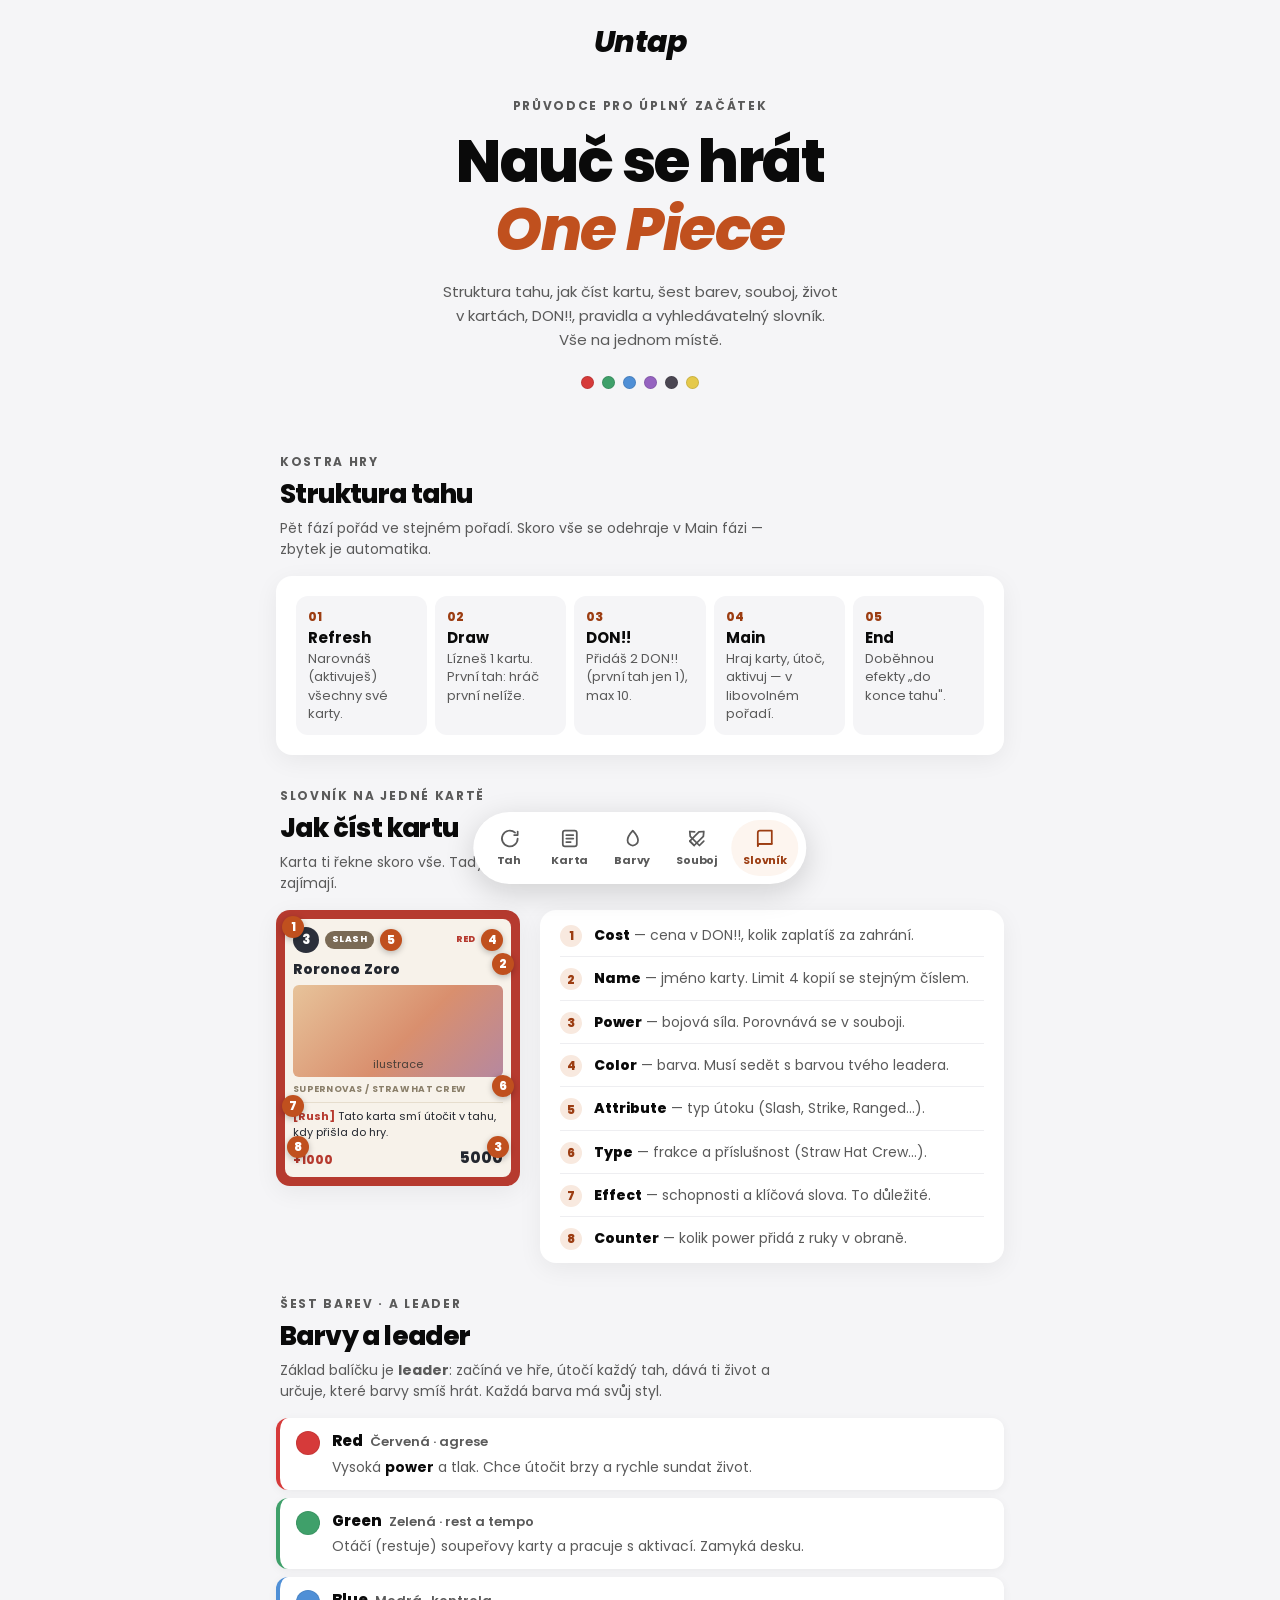
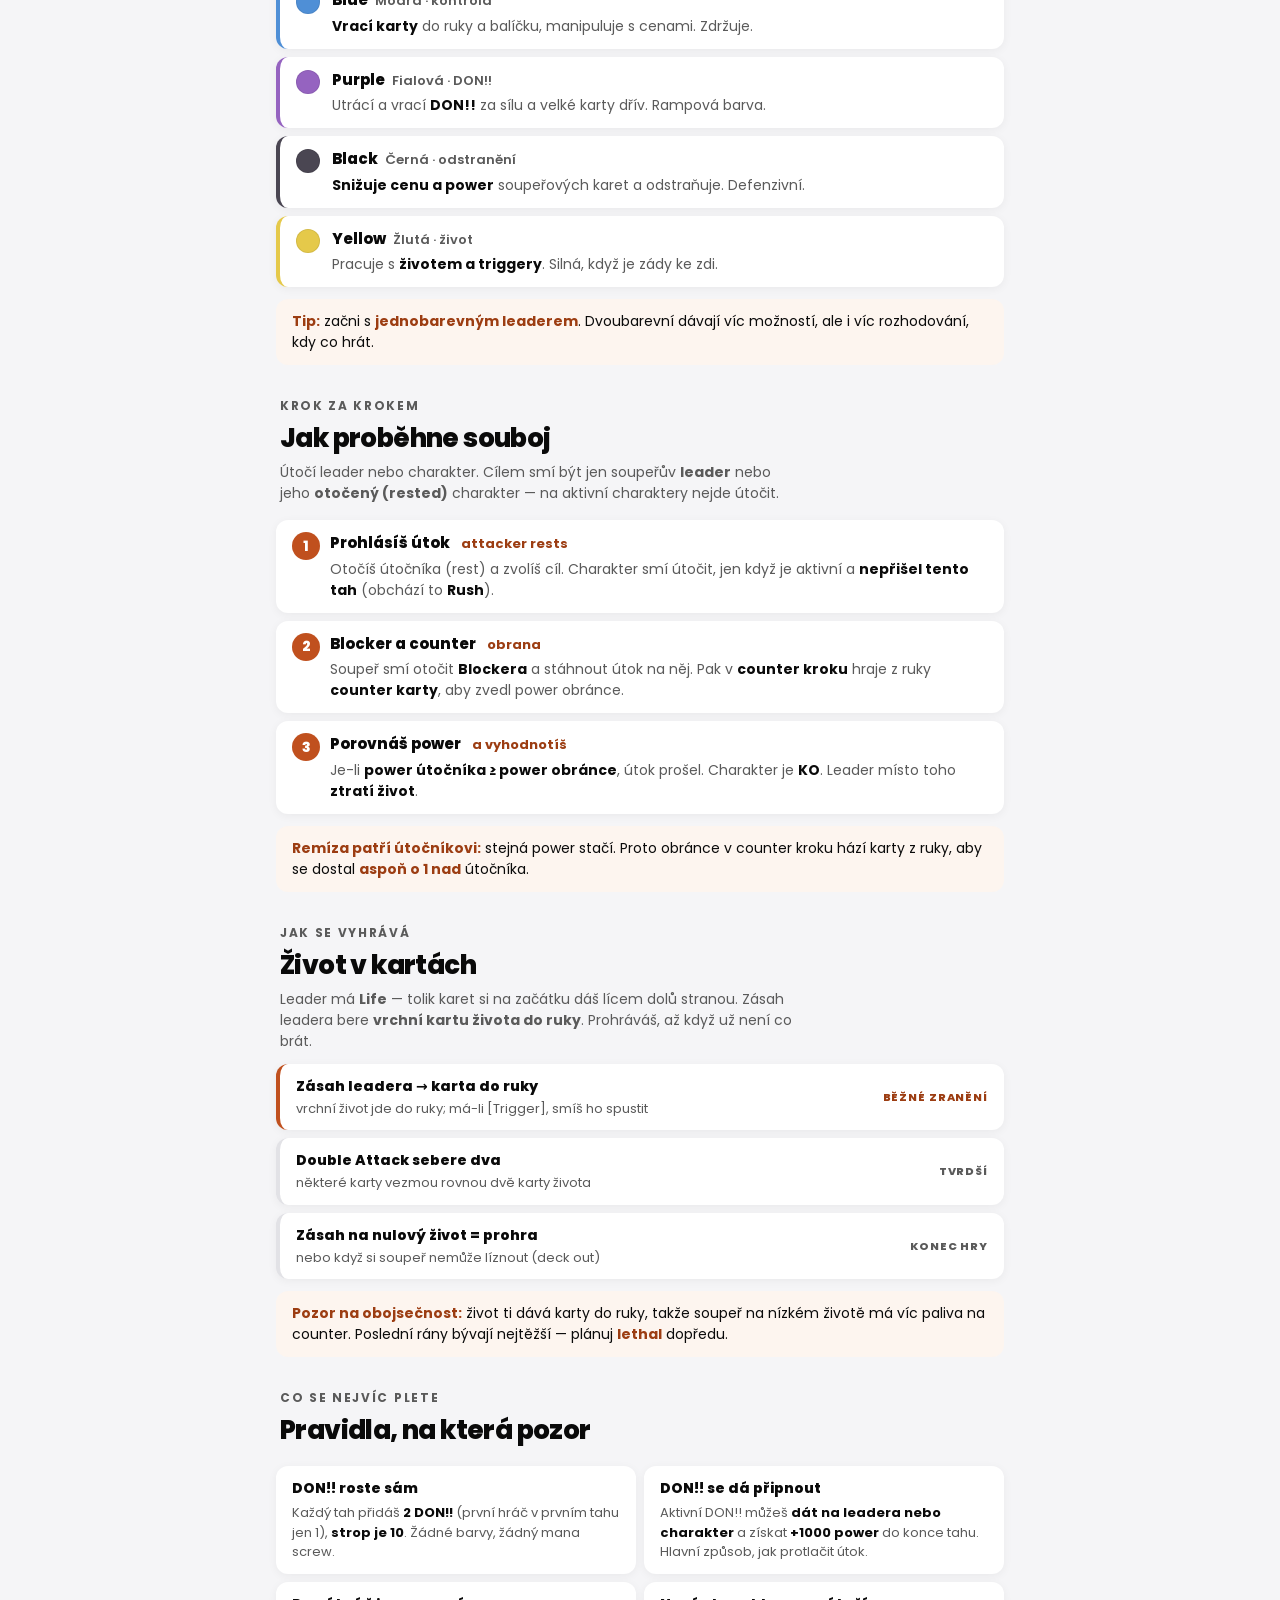
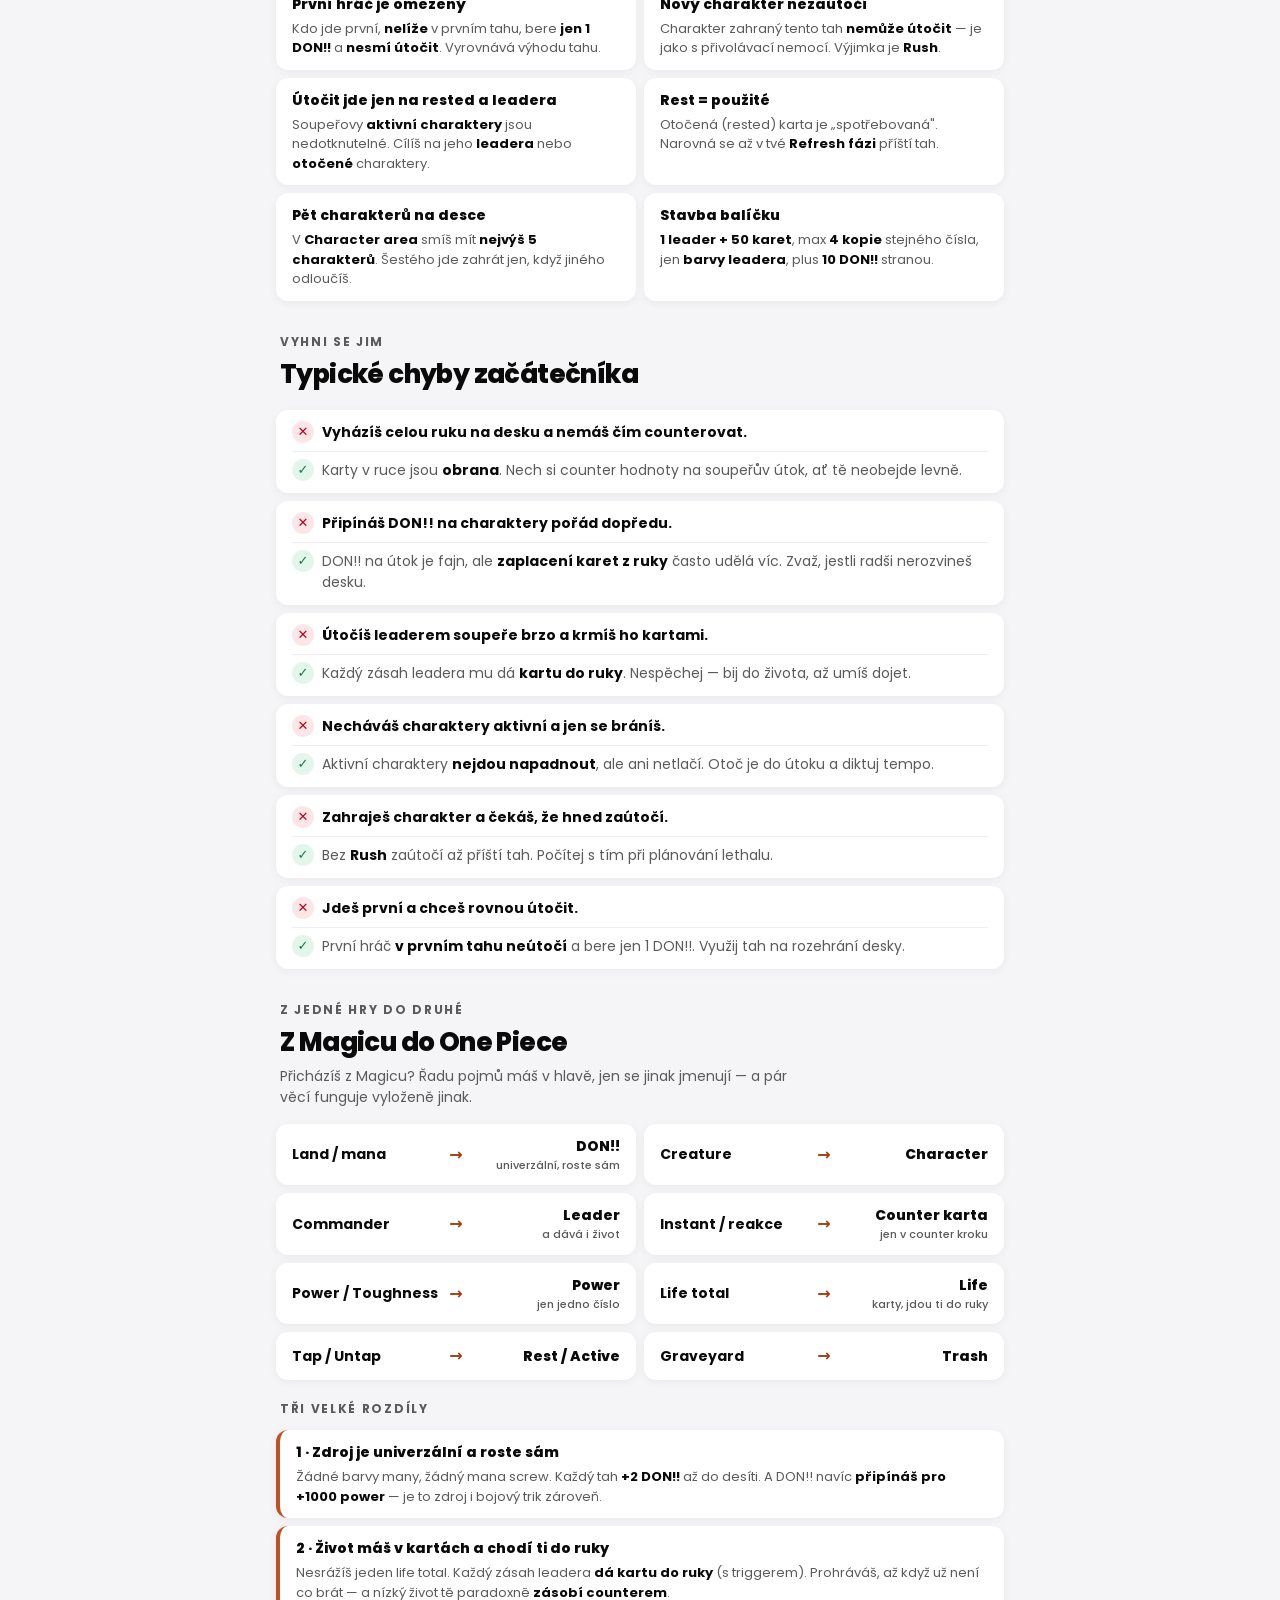
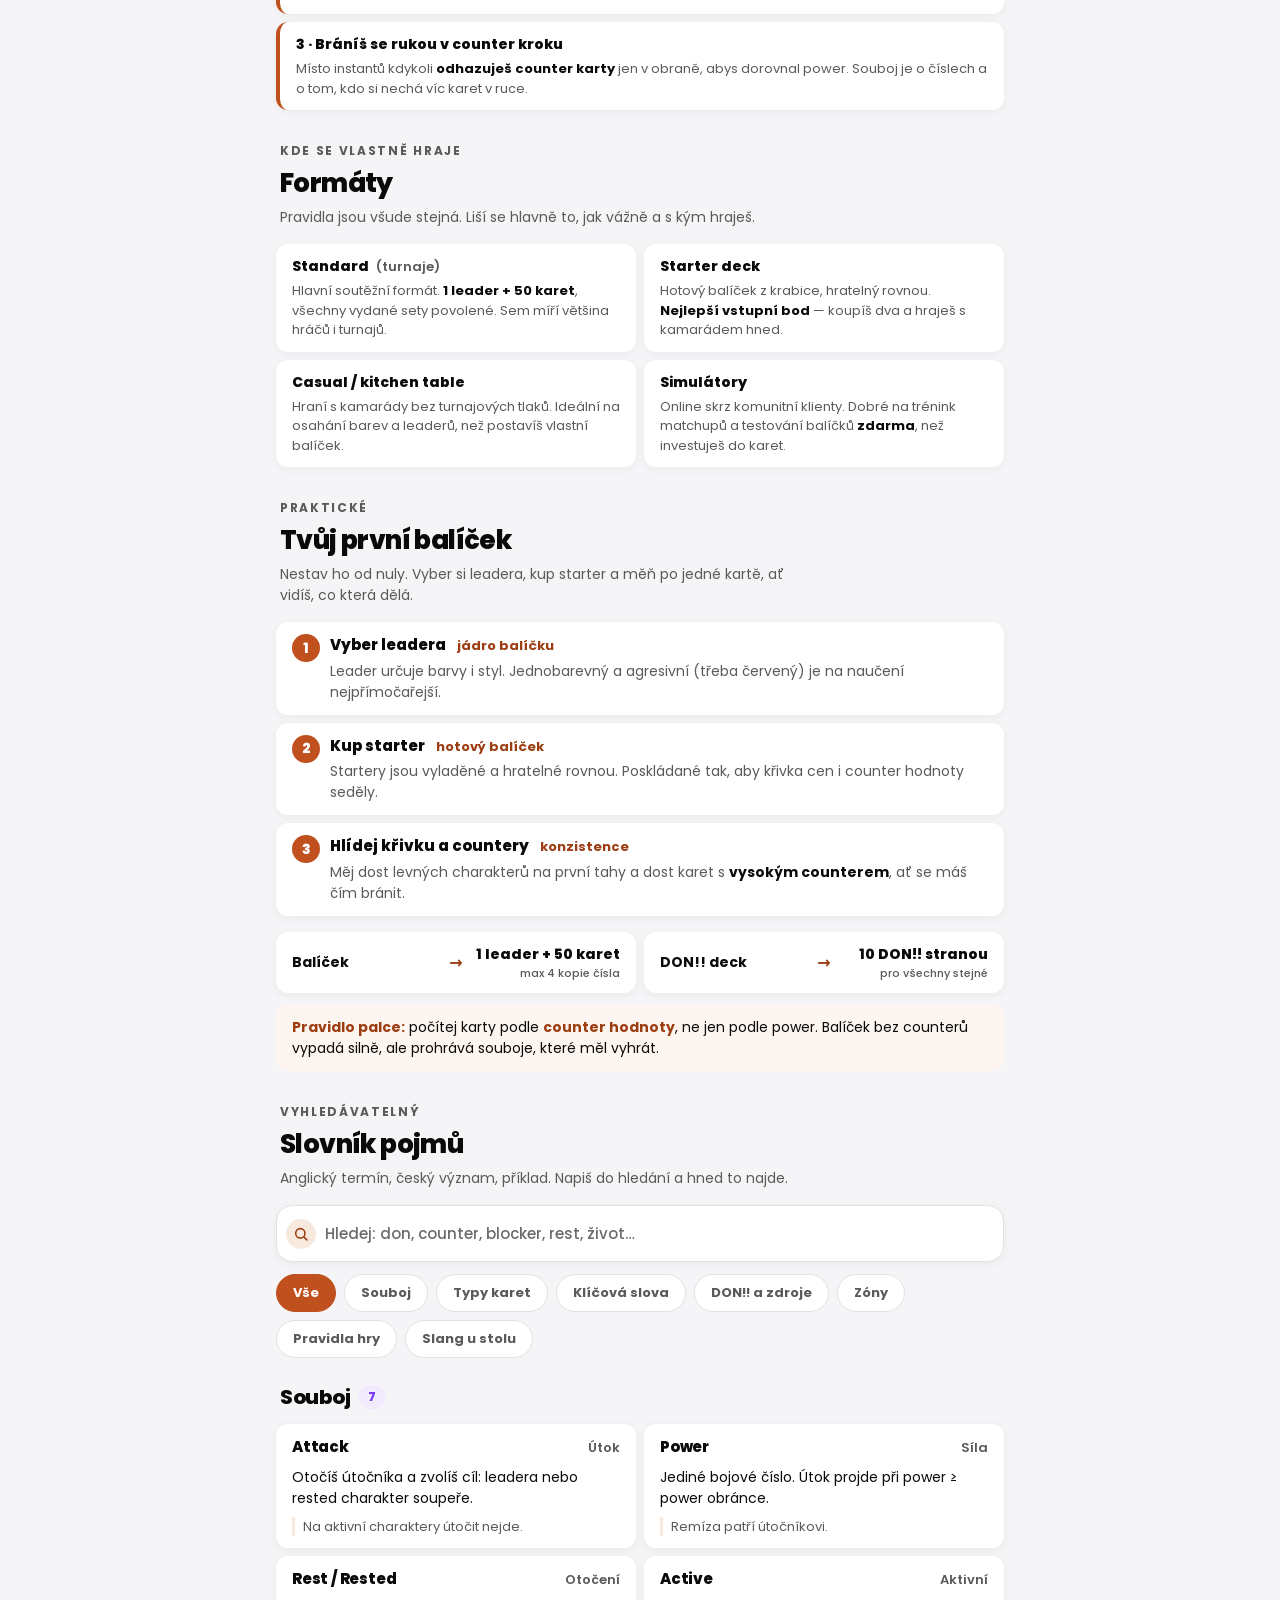
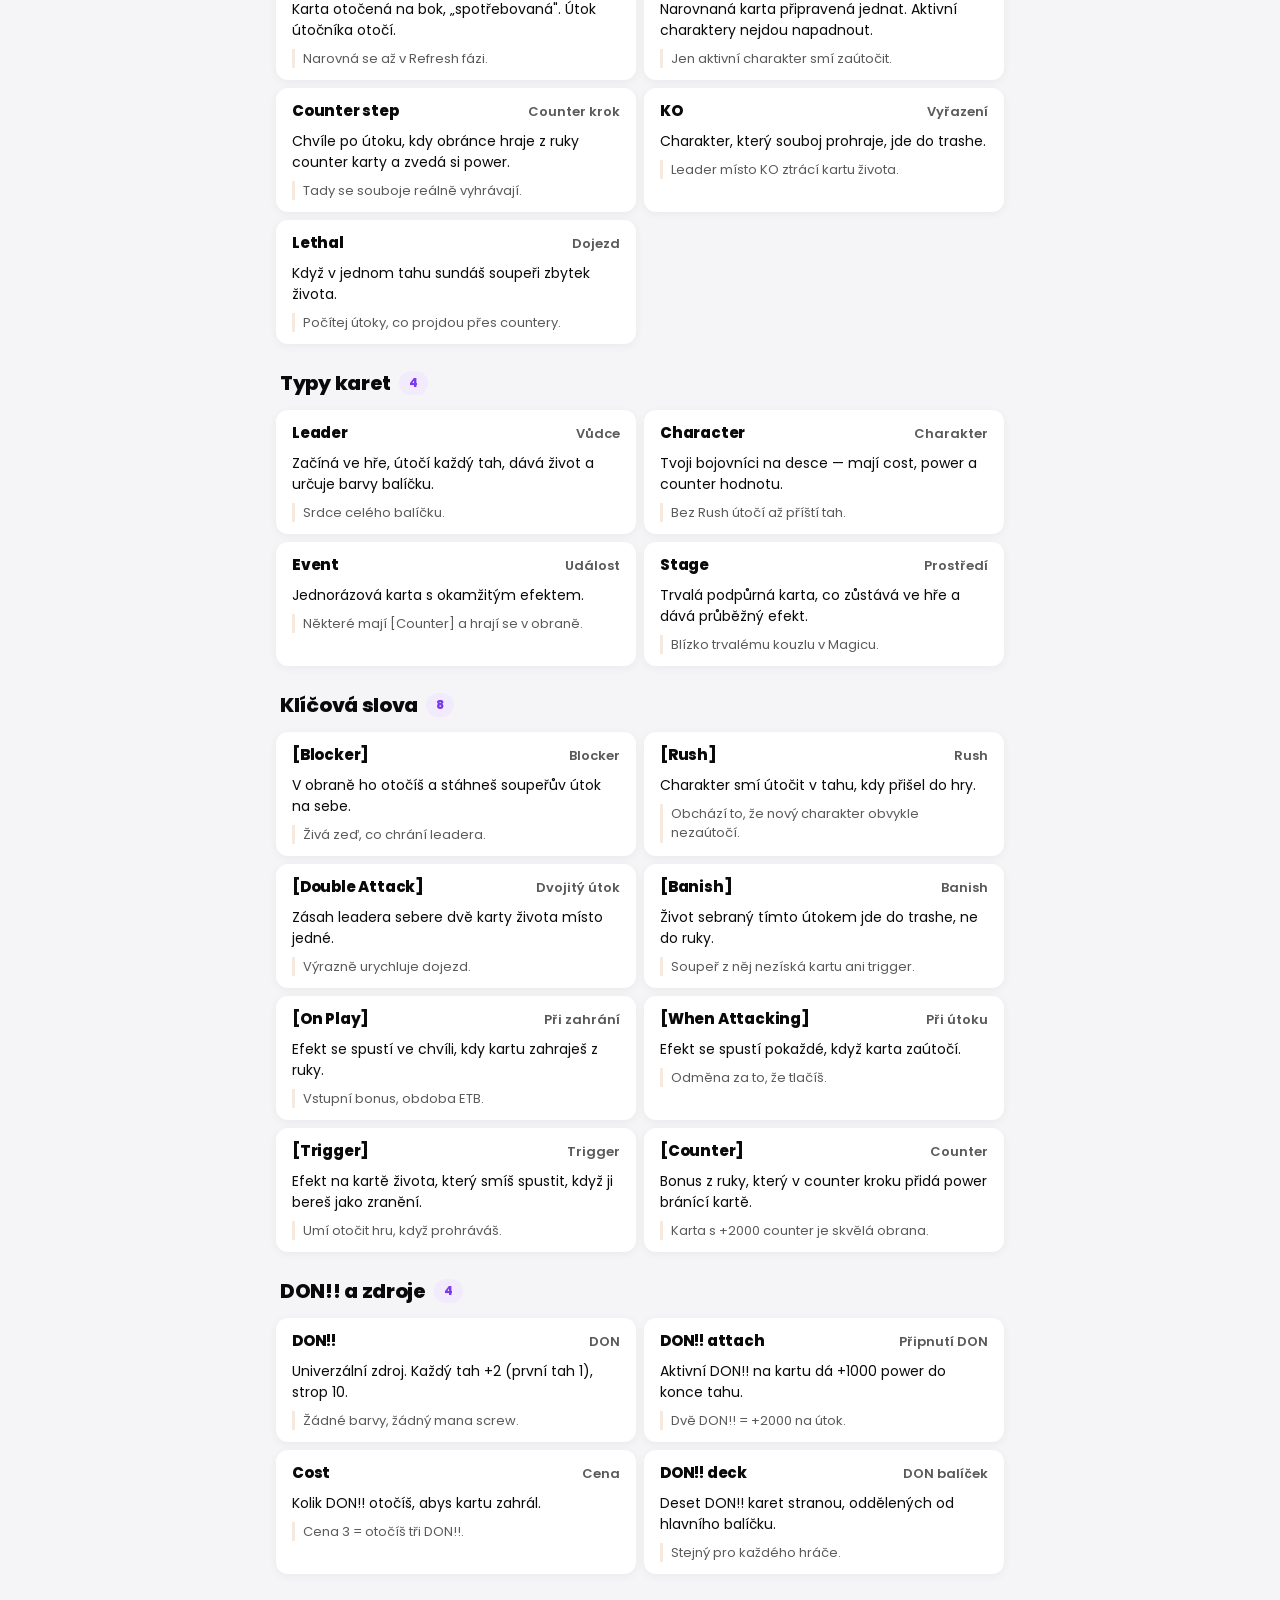
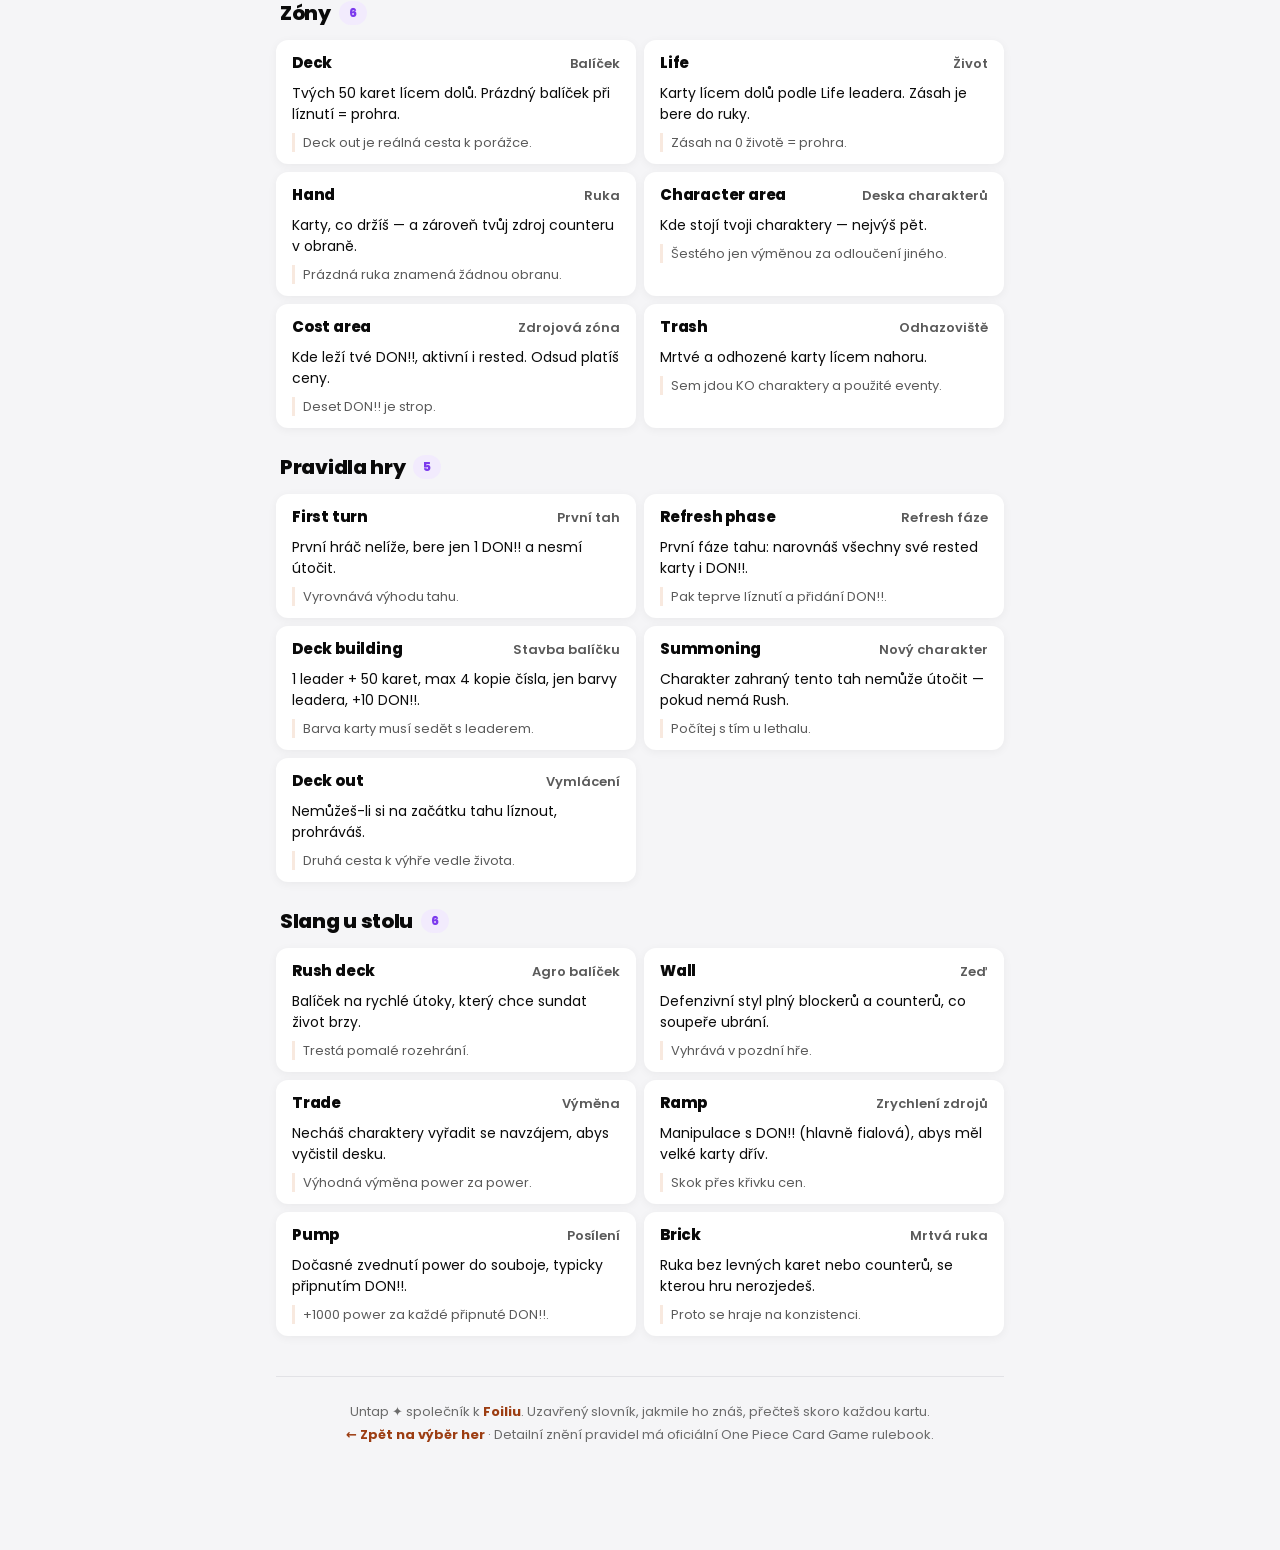
<file: onepiece.html>
<!DOCTYPE html>
<html lang="cs">
<head>
<meta charset="UTF-8">
<meta name="viewport" content="width=device-width, initial-scale=1.0">
<title>Untap — průvodce pro začátek s One Piece Card Game</title>
<meta name="description" content="Struktura tahu, jak číst kartu, šest barev, souboj, život v kartách, DON!!, pravidla a vyhledávatelný slovník. One Piece Card Game česky, na jednom místě.">
<meta name="theme-color" content="#f5f5f7">
<link rel="canonical" href="https://mtg-untap.vercel.app/onepiece.html">
<link rel="icon" href="favicon.svg" type="image/svg+xml">

<meta property="og:type" content="website">
<meta property="og:url" content="https://mtg-untap.vercel.app/onepiece.html">
<meta property="og:title" content="Untap — průvodce pro začátek s One Piece Card Game">
<meta property="og:description" content="Struktura tahu, jak číst kartu, šest barev, souboj, život v kartách, DON!! a vyhledávatelný slovník. Česky, na jednom místě.">
<meta property="og:image" content="https://mtg-untap.vercel.app/og.png">
<meta property="og:image:width" content="1200">
<meta property="og:image:height" content="630">
<meta property="og:locale" content="cs_CZ">
<meta name="twitter:card" content="summary_large_image">

<link rel="preconnect" href="https://fonts.googleapis.com">
<link rel="preconnect" href="https://fonts.gstatic.com" crossorigin>
<link href="https://fonts.googleapis.com/css2?family=Poppins:ital,wght@0,400;0,500;0,600;0,700;0,800;1,400;1,800&display=swap" rel="stylesheet">
<link rel="stylesheet" href="styles.css">
<style>
  :root{--accent:#c0501e;--accent-ink:#9c3d12;--accent-soft:#f8e9df;--accent-tint:#fdf5ef}
  /* One Piece card anatomy — used only on this page */
  .opcard{flex:0 0 244px;max-width:100%;background:#b63a2f;padding:9px;border-radius:14px;box-shadow:var(--shadow)}
  .op-inner{background:#f7f2ea;border-radius:var(--r-sm);padding:8px;position:relative;color:#23272f}
  .op-badge{position:absolute;width:22px;height:22px;border-radius:50%;background:var(--accent);color:#fff;font-weight:800;font-size:var(--t-xs);display:flex;align-items:center;justify-content:center;z-index:2;box-shadow:0 2px 6px rgba(0,0,0,.25)}
  .op-top{position:relative;display:flex;align-items:center;gap:6px}
  .op-cost{width:26px;height:26px;border-radius:50%;background:#2b2f3a;color:#fff;font-weight:800;font-size:var(--t-sm);display:flex;align-items:center;justify-content:center}
  .op-attr{font-size:9px;font-weight:800;text-transform:uppercase;letter-spacing:.05em;color:#fff;background:#7a6a55;border-radius:var(--r-pill);padding:2px 7px}
  .op-color{margin-left:auto;font-size:9px;font-weight:800;text-transform:uppercase;color:#b63a2f}
  .op-name{position:relative;font-weight:800;font-size:var(--t-md);margin-top:6px}
  .op-art{position:relative;height:92px;margin-top:5px;background:linear-gradient(135deg,#e7c39a,#d98f6e 55%,#b6889f);border-radius:6px;display:flex;align-items:flex-end;justify-content:center;color:#4a3f38;font-size:var(--t-2xs);padding-bottom:5px}
  .op-type{position:relative;font-size:9px;font-weight:700;color:#8a7f6a;margin-top:6px;text-transform:uppercase;letter-spacing:.03em}
  .op-eff{position:relative;font-size:var(--t-2xs);line-height:1.5;margin-top:5px;padding-top:5px;border-top:1px solid #e6ddcd}
  .op-eff b{color:#b63a2f}
  .op-bottom{position:relative;display:flex;justify-content:space-between;align-items:flex-end;margin-top:6px}
  .op-counter{font-size:var(--t-xs);font-weight:800;color:#b63a2f}
  .op-power{font-weight:800;font-size:var(--t-lg)}
</style>
</head>
<body>
<div class="wrap">

  <div class="topbar">
    <a class="logo" href="index.html">Untap</a>
  </div>

  <div class="hero">
    <div class="kicker">Průvodce pro úplný začátek</div>
    <h1>Nauč se hrát <em>One Piece</em></h1>
    <p>Struktura tahu, jak číst kartu, šest barev, souboj, život v kartách, DON!!, pravidla a vyhledávatelný slovník. Vše na jednom místě.</p>
    <div class="pips" aria-hidden="true"><span class="pip op-r"></span><span class="pip op-g"></span><span class="pip op-b"></span><span class="pip op-p"></span><span class="pip op-k"></span><span class="pip op-y"></span></div>
  </div>

  <!-- TURN -->
  <section class="block" id="tah">
    <div class="eyebrow">Kostra hry</div>
    <h2>Struktura tahu</h2>
    <p class="lead">Pět fází pořád ve stejném pořadí. Skoro vše se odehraje v Main fázi — zbytek je automatika.</p>
    <div class="panel">
      <div class="flow">
        <div class="step"><div class="n">01</div><div class="t">Refresh</div><div class="d">Narovnáš (aktivuješ) všechny své karty.</div></div>
        <div class="step"><div class="n">02</div><div class="t">Draw</div><div class="d">Lízneš 1 kartu. První tah: hráč první nelíže.</div></div>
        <div class="step"><div class="n">03</div><div class="t">DON!!</div><div class="d">Přidáš 2 DON!! (první tah jen 1), max 10.</div></div>
        <div class="step"><div class="n">04</div><div class="t">Main</div><div class="d">Hraj karty, útoč, aktivuj — v libovolném pořadí.</div></div>
        <div class="step"><div class="n">05</div><div class="t">End</div><div class="d">Doběhnou efekty „do konce tahu".</div></div>
      </div>
    </div>
  </section>

  <!-- CARD ANATOMY -->
  <section class="block" id="karta">
    <div class="eyebrow">Slovník na jedné kartě</div>
    <h2>Jak číst kartu</h2>
    <p class="lead">Karta ti řekne skoro vše. Tady je schéma charakteru s částmi, které tě zajímají.</p>
    <div class="anat">
      <div class="opcard" aria-label="Schéma karty">
        <div class="op-inner">
          <div class="op-top"><span class="op-cost">3</span><span class="op-badge" style="top:-11px;left:-11px">1</span><span class="op-attr">Slash</span><span class="op-badge" style="position:static;display:inline-flex">5</span><span class="op-color">Red</span><span class="op-badge" style="position:static;display:inline-flex">4</span></div>
          <div class="op-name">Roronoa Zoro<span class="op-badge" style="top:-6px;right:-11px">2</span></div>
          <div class="op-art">ilustrace</div>
          <div class="op-type">Supernovas / Straw Hat Crew<span class="op-badge" style="top:-8px;right:-11px">6</span></div>
          <div class="op-eff"><span class="op-badge" style="top:-8px;left:-11px">7</span><b>[Rush]</b> Tato karta smí útočit v tahu, kdy přišla do hry.</div>
          <div class="op-bottom"><span class="op-counter">+1000<span class="op-badge" style="top:-11px;left:-6px">8</span></span><span class="op-power">5000<span class="op-badge" style="top:-11px;right:-6px">3</span></span></div>
        </div>
      </div>
      <div class="legend">
        <ol>
          <li><b>Cost</b> <span class="czl">— cena v DON!!, kolik zaplatíš za zahrání.</span></li>
          <li><b>Name</b> <span class="czl">— jméno karty. Limit 4 kopií se stejným číslem.</span></li>
          <li><b>Power</b> <span class="czl">— bojová síla. Porovnává se v souboji.</span></li>
          <li><b>Color</b> <span class="czl">— barva. Musí sedět s barvou tvého leadera.</span></li>
          <li><b>Attribute</b> <span class="czl">— typ útoku (Slash, Strike, Ranged…).</span></li>
          <li><b>Type</b> <span class="czl">— frakce a příslušnost (Straw Hat Crew…).</span></li>
          <li><b>Effect</b> <span class="czl">— schopnosti a klíčová slova. To důležité.</span></li>
          <li><b>Counter</b> <span class="czl">— kolik power přidá z ruky v obraně.</span></li>
        </ol>
      </div>
    </div>
  </section>

  <!-- COLORS -->
  <section class="block" id="barvy">
    <div class="eyebrow">Šest barev · a leader</div>
    <h2>Barvy a leader</h2>
    <p class="lead">Základ balíčku je <b>leader</b>: začíná ve hře, útočí každý tah, dává ti život a určuje, které barvy smíš hrát. Každá barva má svůj styl.</p>
    <div class="colors">
      <div class="clr" style="--ca:#d63a3a"><span class="dot"></span><div><div class="cn">Red <span>Červená · agrese</span></div><div class="cd">Vysoká <b>power</b> a tlak. Chce útočit brzy a rychle sundat život.</div></div></div>
      <div class="clr" style="--ca:#3fa06a"><span class="dot"></span><div><div class="cn">Green <span>Zelená · rest a tempo</span></div><div class="cd">Otáčí (restuje) soupeřovy karty a pracuje s aktivací. Zamyká desku.</div></div></div>
      <div class="clr" style="--ca:#4f8fd6"><span class="dot"></span><div><div class="cn">Blue <span>Modrá · kontrola</span></div><div class="cd"><b>Vrací karty</b> do ruky a balíčku, manipuluje s cenami. Zdržuje.</div></div></div>
      <div class="clr" style="--ca:#9563c0"><span class="dot"></span><div><div class="cn">Purple <span>Fialová · DON!!</span></div><div class="cd">Utrácí a vrací <b>DON!!</b> za sílu a velké karty dřív. Rampová barva.</div></div></div>
      <div class="clr" style="--ca:#4a4652"><span class="dot"></span><div><div class="cn">Black <span>Černá · odstranění</span></div><div class="cd"><b>Snižuje cenu a power</b> soupeřových karet a odstraňuje. Defenzivní.</div></div></div>
      <div class="clr" style="--ca:#e5c94a"><span class="dot"></span><div><div class="cn">Yellow <span>Žlutá · život</span></div><div class="cd">Pracuje s <b>životem a triggery</b>. Silná, když je zády ke zdi.</div></div></div>
    </div>
    <div class="callout"><b>Tip:</b> začni s <b>jednobarevným leaderem</b>. Dvoubarevní dávají víc možností, ale i víc rozhodování, kdy co hrát.</div>
  </section>

  <!-- COMBAT -->
  <section class="block" id="souboj">
    <div class="eyebrow">Krok za krokem</div>
    <h2>Jak proběhne souboj</h2>
    <p class="lead">Útočí leader nebo charakter. Cílem smí být jen soupeřův <b>leader</b> nebo jeho <b>otočený (rested)</b> charakter — na aktivní charaktery nejde útočit.</p>
    <div class="steps3">
      <div class="s3"><div class="num">1</div><div class="st">Prohlásíš útok <span>attacker rests</span></div><div class="sd">Otočíš útočníka (rest) a zvolíš cíl. Charakter smí útočit, jen když je aktivní a <b>nepřišel tento tah</b> (obchází to <b>Rush</b>).</div></div>
      <div class="s3"><div class="num">2</div><div class="st">Blocker a counter <span>obrana</span></div><div class="sd">Soupeř smí otočit <b>Blockera</b> a stáhnout útok na něj. Pak v <b>counter kroku</b> hraje z ruky <b>counter karty</b>, aby zvedl power obránce.</div></div>
      <div class="s3"><div class="num">3</div><div class="st">Porovnáš power <span>a vyhodnotíš</span></div><div class="sd">Je-li <b>power útočníka ≥ power obránce</b>, útok prošel. Charakter je <b>KO</b>. Leader místo toho <b>ztratí život</b>.</div></div>
    </div>
    <div class="callout"><b>Remíza patří útočníkovi:</b> stejná power stačí. Proto obránce v counter kroku hází karty z ruky, aby se dostal <b>aspoň o 1 nad</b> útočníka.</div>
  </section>

  <!-- LIFE / WIN -->
  <section class="block" id="zivot">
    <div class="eyebrow">Jak se vyhrává</div>
    <h2>Život v kartách</h2>
    <p class="lead">Leader má <b>Life</b> — tolik karet si na začátku dáš lícem dolů stranou. Zásah leadera bere <b>vrchní kartu života do ruky</b>. Prohráváš, až když už není co brát.</p>
    <div class="lifo">
      <div class="lv top"><div><div class="lt">Zásah leadera → karta do ruky</div><div class="ln">vrchní život jde do ruky; má-li [Trigger], smíš ho spustit</div></div><div class="ord">běžné zranění</div></div>
      <div class="lv"><div><div class="lt">Double Attack sebere dva</div><div class="ln">některé karty vezmou rovnou dvě karty života</div></div><div class="ord">tvrdší</div></div>
      <div class="lv"><div><div class="lt">Zásah na nulový život = prohra</div><div class="ln">nebo když si soupeř nemůže líznout (deck out)</div></div><div class="ord">konec hry</div></div>
    </div>
    <div class="callout"><b>Pozor na obojsečnost:</b> život ti dává karty do ruky, takže soupeř na nízkém životě má víc paliva na counter. Poslední rány bývají nejtěžší — plánuj <b>lethal</b> dopředu.</div>
  </section>

  <!-- RULES -->
  <section class="block" id="pravidla">
    <div class="eyebrow">Co se nejvíc plete</div>
    <h2>Pravidla, na která pozor</h2>
    <div class="rules">
      <div class="rule"><div class="rt">DON!! roste sám</div><div class="rd">Každý tah přidáš <b>2 DON!!</b> (první hráč v prvním tahu jen 1), <b>strop je 10</b>. Žádné barvy, žádný mana screw.</div></div>
      <div class="rule"><div class="rt">DON!! se dá připnout</div><div class="rd">Aktivní DON!! můžeš <b>dát na leadera nebo charakter</b> a získat <b>+1000 power</b> do konce tahu. Hlavní způsob, jak protlačit útok.</div></div>
      <div class="rule"><div class="rt">První hráč je omezený</div><div class="rd">Kdo jde první, <b>nelíže</b> v prvním tahu, bere <b>jen 1 DON!!</b> a <b>nesmí útočit</b>. Vyrovnává výhodu tahu.</div></div>
      <div class="rule"><div class="rt">Nový charakter nezaútočí</div><div class="rd">Charakter zahraný tento tah <b>nemůže útočit</b> — je jako s přivolávací nemocí. Výjimka je <b>Rush</b>.</div></div>
      <div class="rule"><div class="rt">Útočit jde jen na rested a leadera</div><div class="rd">Soupeřovy <b>aktivní charaktery</b> jsou nedotknutelné. Cílíš na jeho <b>leadera</b> nebo <b>otočené</b> charaktery.</div></div>
      <div class="rule"><div class="rt">Rest = použité</div><div class="rd">Otočená (rested) karta je „spotřebovaná". Narovná se až v tvé <b>Refresh fázi</b> příští tah.</div></div>
      <div class="rule"><div class="rt">Pět charakterů na desce</div><div class="rd">V <b>Character area</b> smíš mít <b>nejvýš 5 charakterů</b>. Šestého jde zahrát jen, když jiného odloučíš.</div></div>
      <div class="rule"><div class="rt">Stavba balíčku</div><div class="rd"><b>1 leader + 50 karet</b>, max <b>4 kopie</b> stejného čísla, jen <b>barvy leadera</b>, plus <b>10 DON!!</b> stranou.</div></div>
    </div>
  </section>

  <!-- MISTAKES -->
  <section class="block" id="chyby">
    <div class="eyebrow">Vyhni se jim</div>
    <h2>Typické chyby začátečníka</h2>
    <div class="miss">
      <div class="m"><div class="bad"><span class="tag x">✕</span><span>Vyházíš celou ruku na desku a nemáš čím counterovat.</span></div><div class="fix"><span class="tag c">✓</span><span>Karty v ruce jsou <b>obrana</b>. Nech si counter hodnoty na soupeřův útok, ať tě neobejde levně.</span></div></div>
      <div class="m"><div class="bad"><span class="tag x">✕</span><span>Připínáš DON!! na charaktery pořád dopředu.</span></div><div class="fix"><span class="tag c">✓</span><span>DON!! na útok je fajn, ale <b>zaplacení karet z ruky</b> často udělá víc. Zvaž, jestli radši nerozvineš desku.</span></div></div>
      <div class="m"><div class="bad"><span class="tag x">✕</span><span>Útočíš leaderem soupeře brzo a krmíš ho kartami.</span></div><div class="fix"><span class="tag c">✓</span><span>Každý zásah leadera mu dá <b>kartu do ruky</b>. Nespěchej — bij do života, až umíš dojet.</span></div></div>
      <div class="m"><div class="bad"><span class="tag x">✕</span><span>Necháváš charaktery aktivní a jen se bráníš.</span></div><div class="fix"><span class="tag c">✓</span><span>Aktivní charaktery <b>nejdou napadnout</b>, ale ani netlačí. Otoč je do útoku a diktuj tempo.</span></div></div>
      <div class="m"><div class="bad"><span class="tag x">✕</span><span>Zahraješ charakter a čekáš, že hned zaútočí.</span></div><div class="fix"><span class="tag c">✓</span><span>Bez <b>Rush</b> zaútočí až příští tah. Počítej s tím při plánování lethalu.</span></div></div>
      <div class="m"><div class="bad"><span class="tag x">✕</span><span>Jdeš první a chceš rovnou útočit.</span></div><div class="fix"><span class="tag c">✓</span><span>První hráč <b>v prvním tahu neútočí</b> a bere jen 1 DON!!. Využij tah na rozehrání desky.</span></div></div>
    </div>
  </section>

  <!-- FROM MAGIC -->
  <section class="block" id="mtg">
    <div class="eyebrow">Z jedné hry do druhé</div>
    <h2>Z Magicu do One Piece</h2>
    <p class="lead">Přicházíš z Magicu? Řadu pojmů máš v hlavě, jen se jinak jmenují — a pár věcí funguje vyloženě jinak.</p>
    <div class="maps">
      <div class="map"><span class="hs">Land / mana</span><span class="arrow">→</span><span class="mtg">DON!!<small>univerzální, roste sám</small></span></div>
      <div class="map"><span class="hs">Creature</span><span class="arrow">→</span><span class="mtg">Character</span></div>
      <div class="map"><span class="hs">Commander</span><span class="arrow">→</span><span class="mtg">Leader<small>a dává i život</small></span></div>
      <div class="map"><span class="hs">Instant / reakce</span><span class="arrow">→</span><span class="mtg">Counter karta<small>jen v counter kroku</small></span></div>
      <div class="map"><span class="hs">Power / Toughness</span><span class="arrow">→</span><span class="mtg">Power<small>jen jedno číslo</small></span></div>
      <div class="map"><span class="hs">Life total</span><span class="arrow">→</span><span class="mtg">Life<small>karty, jdou ti do ruky</small></span></div>
      <div class="map"><span class="hs">Tap / Untap</span><span class="arrow">→</span><span class="mtg">Rest / Active</span></div>
      <div class="map"><span class="hs">Graveyard</span><span class="arrow">→</span><span class="mtg">Trash</span></div>
    </div>
    <div class="eyebrow" style="margin-top:20px">Tři velké rozdíly</div>
    <div class="diffs">
      <div class="diff"><div class="dt">1 · Zdroj je univerzální a roste sám</div><div class="dd">Žádné barvy many, žádný mana screw. Každý tah <b>+2 DON!!</b> až do desíti. A DON!! navíc <b>připínáš pro +1000 power</b> — je to zdroj i bojový trik zároveň.</div></div>
      <div class="diff"><div class="dt">2 · Život máš v kartách a chodí ti do ruky</div><div class="dd">Nesrážíš jeden life total. Každý zásah leadera <b>dá kartu do ruky</b> (s triggerem). Prohráváš, až když už není co brát — a nízký život tě paradoxně <b>zásobí counterem</b>.</div></div>
      <div class="diff"><div class="dt">3 · Bráníš se rukou v counter kroku</div><div class="dd">Místo instantů kdykoli <b>odhazuješ counter karty</b> jen v obraně, abys dorovnal power. Souboj je o číslech a o tom, kdo si nechá víc karet v ruce.</div></div>
    </div>
  </section>

  <!-- FORMATS -->
  <section class="block" id="formaty">
    <div class="eyebrow">Kde se vlastně hraje</div>
    <h2>Formáty</h2>
    <p class="lead">Pravidla jsou všude stejná. Liší se hlavně to, jak vážně a s kým hraješ.</p>
    <div class="rules">
      <div class="rule"><div class="rt">Standard <span class="cz">(turnaje)</span></div><div class="rd">Hlavní soutěžní formát. <b>1 leader + 50 karet</b>, všechny vydané sety povolené. Sem míří většina hráčů i turnajů.</div></div>
      <div class="rule"><div class="rt">Starter deck</div><div class="rd">Hotový balíček z krabice, hratelný rovnou. <b>Nejlepší vstupní bod</b> — koupíš dva a hraješ s kamarádem hned.</div></div>
      <div class="rule"><div class="rt">Casual / kitchen table</div><div class="rd">Hraní s kamarády bez turnajových tlaků. Ideální na osahání barev a leaderů, než postavíš vlastní balíček.</div></div>
      <div class="rule"><div class="rt">Simulátory</div><div class="rd">Online skrz komunitní klienty. Dobré na trénink matchupů a testování balíčků <b>zdarma</b>, než investuješ do karet.</div></div>
    </div>
  </section>

  <!-- FIRST DECK -->
  <section class="block" id="balicek">
    <div class="eyebrow">Praktické</div>
    <h2>Tvůj první balíček</h2>
    <p class="lead">Nestav ho od nuly. Vyber si leadera, kup starter a měň po jedné kartě, ať vidíš, co která dělá.</p>
    <div class="steps3">
      <div class="s3"><div class="num">1</div><div class="st">Vyber leadera <span>jádro balíčku</span></div><div class="sd">Leader určuje barvy i styl. Jednobarevný a agresivní (třeba červený) je na naučení nejpřímočařejší.</div></div>
      <div class="s3"><div class="num">2</div><div class="st">Kup starter <span>hotový balíček</span></div><div class="sd">Startery jsou vyladěné a hratelné rovnou. Poskládané tak, aby křivka cen i counter hodnoty seděly.</div></div>
      <div class="s3"><div class="num">3</div><div class="st">Hlídej křivku a countery <span>konzistence</span></div><div class="sd">Měj dost levných charakterů na první tahy a dost karet s <b>vysokým counterem</b>, ať se máš čím bránit.</div></div>
    </div>
    <div class="maps">
      <div class="map"><span class="hs">Balíček</span><span class="arrow">→</span><span class="mtg">1 leader + 50 karet<small>max 4 kopie čísla</small></span></div>
      <div class="map"><span class="hs">DON!! deck</span><span class="arrow">→</span><span class="mtg">10 DON!! stranou<small>pro všechny stejné</small></span></div>
    </div>
    <div class="callout"><b>Pravidlo palce:</b> počítej karty podle <b>counter hodnoty</b>, ne jen podle power. Balíček bez counterů vypadá silně, ale prohrává souboje, které měl vyhrát.</div>
  </section>

  <!-- GLOSSARY -->
  <section class="block" id="slovnik">
    <div class="eyebrow">Vyhledávatelný</div>
    <h2>Slovník pojmů</h2>
    <p class="lead">Anglický termín, český význam, příklad. Napiš do hledání a hned to najde.</p>
    <div class="search">
      <span class="ic"><svg width="16" height="16" viewBox="0 0 24 24" fill="none" stroke-width="2.4" stroke-linecap="round"><circle cx="11" cy="11" r="7"/><path d="m21 21-4.3-4.3"/></svg></span>
      <input id="q" type="text" placeholder="Hledej: don, counter, blocker, rest, život…" autocomplete="off" aria-label="Hledat pojem">
    </div>
    <div class="chips" id="chips"><button class="chip active" data-cat="all" aria-pressed="true">Vše</button><button class="chip" data-cat="souboj" aria-pressed="false">Souboj</button><button class="chip" data-cat="karty" aria-pressed="false">Typy karet</button><button class="chip" data-cat="klic" aria-pressed="false">Klíčová slova</button><button class="chip" data-cat="zdroje" aria-pressed="false">DON!! a zdroje</button><button class="chip" data-cat="zony" aria-pressed="false">Zóny</button><button class="chip" data-cat="pravidla" aria-pressed="false">Pravidla hry</button><button class="chip" data-cat="slang" aria-pressed="false">Slang u stolu</button></div>
    <div id="content">

      <div class="gsec" data-cat="souboj"><div class="gsec-head"><h3>Souboj</h3><span class="count" aria-label="7 pojmů">7</span></div><div class="grid">
        <div class="card" data-s="attack útok otočíš útočníka a zvolíš cíl: soupeřova leadera nebo jeho otočený charakter. na aktivní charaktery nejde."><div class="top"><span class="term" lang="en">Attack</span><span class="cz">Útok</span></div><div class="def">Otočíš útočníka a zvolíš cíl: leadera nebo rested charakter soupeře.</div><div class="ex">Na aktivní charaktery útočit nejde.</div></div>
        <div class="card" data-s="power síla jediné bojové číslo karty. útok projde, když je power útočníka rovná nebo vyšší než obránce. remíza patří útočníkovi."><div class="top"><span class="term" lang="en">Power</span><span class="cz">Síla</span></div><div class="def">Jediné bojové číslo. Útok projde při power ≥ power obránce.</div><div class="ex">Remíza patří útočníkovi.</div></div>
        <div class="card" data-s="rest / rested otočení otočená karta na bok, „spotřebovaná". útok tě resetne. narovná se v refresh fázi."><div class="top"><span class="term" lang="en">Rest / Rested</span><span class="cz">Otočení</span></div><div class="def">Karta otočená na bok, „spotřebovaná". Útok útočníka otočí.</div><div class="ex">Narovná se až v Refresh fázi.</div></div>
        <div class="card" data-s="active aktivní narovnaná karta, připravená jednat. aktivní charaktery nejdou napadnout. jen aktivní charakter smí útočit."><div class="top"><span class="term" lang="en">Active</span><span class="cz">Aktivní</span></div><div class="def">Narovnaná karta připravená jednat. Aktivní charaktery nejdou napadnout.</div><div class="ex">Jen aktivní charakter smí zaútočit.</div></div>
        <div class="card" data-s="counter step counter krok chvíle po prohlášení útoku, kdy obránce hraje z ruky counter karty a zvedá power obránce. tady se souboje vyhrávají."><div class="top"><span class="term" lang="en">Counter step</span><span class="cz">Counter krok</span></div><div class="def">Chvíle po útoku, kdy obránce hraje z ruky counter karty a zvedá si power.</div><div class="ex">Tady se souboje reálně vyhrávají.</div></div>
        <div class="card" data-s="ko vyřazení charakter s nižší power padne do trashe. leader místo ko ztrácí život."><div class="top"><span class="term" lang="en">KO</span><span class="cz">Vyřazení</span></div><div class="def">Charakter, který souboj prohraje, jde do trashe.</div><div class="ex">Leader místo KO ztrácí kartu života.</div></div>
        <div class="card" data-s="lethal dojezd stav, kdy dokážeš v jednom tahu sundat soupeři zbytek života. plánuješ, kolik útoků projde přes countery."><div class="top"><span class="term" lang="en">Lethal</span><span class="cz">Dojezd</span></div><div class="def">Když v jednom tahu sundáš soupeři zbytek života.</div><div class="ex">Počítej útoky, co projdou přes countery.</div></div>
      </div></div>

      <div class="gsec" data-cat="karty"><div class="gsec-head"><h3>Typy karet</h3><span class="count" aria-label="4 pojmy">4</span></div><div class="grid">
        <div class="card" data-s="leader vůdce začíná ve hře, útočí každý tah, dává ti život a určuje barvy balíčku. srdce každého balíčku."><div class="top"><span class="term" lang="en">Leader</span><span class="cz">Vůdce</span></div><div class="def">Začíná ve hře, útočí každý tah, dává život a určuje barvy balíčku.</div><div class="ex">Srdce celého balíčku.</div></div>
        <div class="card" data-s="character charakter tvoji bojovníci na desce. mají cost, power a counter. útočí a brání. bez rush útočí až příští tah."><div class="top"><span class="term" lang="en">Character</span><span class="cz">Charakter</span></div><div class="def">Tvoji bojovníci na desce — mají cost, power a counter hodnotu.</div><div class="ex">Bez Rush útočí až příští tah.</div></div>
        <div class="card" data-s="event událost jednorázová karta s okamžitým efektem. některé mají counter a hrají se v obraně. blízko instantu/čarování."><div class="top"><span class="term" lang="en">Event</span><span class="cz">Událost</span></div><div class="def">Jednorázová karta s okamžitým efektem.</div><div class="ex">Některé mají [Counter] a hrají se v obraně.</div></div>
        <div class="card" data-s="stage prostředí trvalá podpůrná karta, co zůstává ve hře a dává průběžný efekt. blízko trvalému kouzlu."><div class="top"><span class="term" lang="en">Stage</span><span class="cz">Prostředí</span></div><div class="def">Trvalá podpůrná karta, co zůstává ve hře a dává průběžný efekt.</div><div class="ex">Blízko trvalému kouzlu v Magicu.</div></div>
      </div></div>

      <div class="gsec" data-cat="klic"><div class="gsec-head"><h3>Klíčová slova</h3><span class="count" aria-label="8 pojmů">8</span></div><div class="grid">
        <div class="card" data-s="blocker blocker v obraně otočíš tuto kartu a stáhneš soupeřův útok na ni. živá zeď, co chrání leadera i jiné charaktery."><div class="top"><span class="term" lang="en">[Blocker]</span><span class="cz">Blocker</span></div><div class="def">V obraně ho otočíš a stáhneš soupeřův útok na sebe.</div><div class="ex">Živá zeď, co chrání leadera.</div></div>
        <div class="card" data-s="rush rush charakter smí útočit v tahu, kdy přišel do hry. obchází „přivolávací nemoc". agresivní karty tím tlačí hned."><div class="top"><span class="term" lang="en">[Rush]</span><span class="cz">Rush</span></div><div class="def">Charakter smí útočit v tahu, kdy přišel do hry.</div><div class="ex">Obchází to, že nový charakter obvykle nezaútočí.</div></div>
        <div class="card" data-s="double attack dvojitý útok zásah leadera sebere rovnou dvě karty života místo jedné. výrazně urychluje dojezd."><div class="top"><span class="term" lang="en">[Double Attack]</span><span class="cz">Dvojitý útok</span></div><div class="def">Zásah leadera sebere dvě karty života místo jedné.</div><div class="ex">Výrazně urychluje dojezd.</div></div>
        <div class="card" data-s="banish banish život sebraný tímto útokem jde rovnou do trashe, ne do ruky. soupeř z něj nedostane kartu ani trigger."><div class="top"><span class="term" lang="en">[Banish]</span><span class="cz">Banish</span></div><div class="def">Život sebraný tímto útokem jde do trashe, ne do ruky.</div><div class="ex">Soupeř z něj nezíská kartu ani trigger.</div></div>
        <div class="card" data-s="on play při zahrání efekt se spustí ve chvíli, kdy kartu zahraješ z ruky. jednorázový vstupní bonus."><div class="top"><span class="term" lang="en">[On Play]</span><span class="cz">Při zahrání</span></div><div class="def">Efekt se spustí ve chvíli, kdy kartu zahraješ z ruky.</div><div class="ex">Vstupní bonus, obdoba ETB.</div></div>
        <div class="card" data-s="when attacking při útoku efekt se spustí pokaždé, když karta zaútočí. odměna za agresi."><div class="top"><span class="term" lang="en">[When Attacking]</span><span class="cz">Při útoku</span></div><div class="def">Efekt se spustí pokaždé, když karta zaútočí.</div><div class="ex">Odměna za to, že tlačíš.</div></div>
        <div class="card" data-s="trigger trigger efekt na kartě života. smíš ho aktivovat ve chvíli, kdy kartu bereš do ruky jako zranění. obrat z prohry."><div class="top"><span class="term" lang="en">[Trigger]</span><span class="cz">Trigger</span></div><div class="def">Efekt na kartě života, který smíš spustit, když ji bereš jako zranění.</div><div class="ex">Umí otočit hru, když prohráváš.</div></div>
        <div class="card" data-s="counter keyword counter hodnota na kartě nebo counter event, kterou v counter kroku přidáš k power obránce. hlavní obrana z ruky."><div class="top"><span class="term" lang="en">[Counter]</span><span class="cz">Counter</span></div><div class="def">Bonus z ruky, který v counter kroku přidá power bránící kartě.</div><div class="ex">Karta s +2000 counter je skvělá obrana.</div></div>
      </div></div>

      <div class="gsec" data-cat="zdroje"><div class="gsec-head"><h3>DON!! a zdroje</h3><span class="count" aria-label="4 pojmy">4</span></div><div class="grid">
        <div class="card" data-s="don!! don univerzální zdroj. každý tah přidáš dvě (první tah jedna), strop je deset. platíš jimi cenu karet."><div class="top"><span class="term" lang="en">DON!!</span><span class="cz">DON</span></div><div class="def">Univerzální zdroj. Každý tah +2 (první tah 1), strop 10.</div><div class="ex">Žádné barvy, žádný mana screw.</div></div>
        <div class="card" data-s="don attach připnutí don dáš aktivní don na leadera nebo charakter a získáš +1000 power do konce tahu. hlavní bojový trik."><div class="top"><span class="term" lang="en">DON!! attach</span><span class="cz">Připnutí DON</span></div><div class="def">Aktivní DON!! na kartu dá +1000 power do konce tahu.</div><div class="ex">Dvě DON!! = +2000 na útok.</div></div>
        <div class="card" data-s="cost cena kolik don zaplatíš za zahrání karty. otočíš tolik svých don do rested. levné karty na začátek, drahé později."><div class="top"><span class="term" lang="en">Cost</span><span class="cz">Cena</span></div><div class="def">Kolik DON!! otočíš, abys kartu zahrál.</div><div class="ex">Cena 3 = otočíš tři DON!!.</div></div>
        <div class="card" data-s="don!! deck don balíček deset don karet stranou mimo hlavní balíček. pro všechny hráče stejné. odsud roste tvůj zdroj."><div class="top"><span class="term" lang="en">DON!! deck</span><span class="cz">DON balíček</span></div><div class="def">Deset DON!! karet stranou, oddělených od hlavního balíčku.</div><div class="ex">Stejný pro každého hráče.</div></div>
      </div></div>

      <div class="gsec" data-cat="zony"><div class="gsec-head"><h3>Zóny</h3><span class="count" aria-label="6 pojmů">6</span></div><div class="grid">
        <div class="card" data-s="deck balíček tvých 50 karet lícem dolů. líznout a nemít z čeho = prohra. hlídej deck out."><div class="top"><span class="term" lang="en">Deck</span><span class="cz">Balíček</span></div><div class="def">Tvých 50 karet lícem dolů. Prázdný balíček při líznutí = prohra.</div><div class="ex">Deck out je reálná cesta k porážce.</div></div>
        <div class="card" data-s="life život area karty lícem dolů podle life leadera. zásah je bere do ruky. dojdou-li, další zásah = prohra."><div class="top"><span class="term" lang="en">Life</span><span class="cz">Život</span></div><div class="def">Karty lícem dolů podle Life leadera. Zásah je bere do ruky.</div><div class="ex">Zásah na 0 životě = prohra.</div></div>
        <div class="card" data-s="hand ruka karty, co držíš. zároveň tvůj zdroj counteru v obraně. prázdná ruka = žádná obrana."><div class="top"><span class="term" lang="en">Hand</span><span class="cz">Ruka</span></div><div class="def">Karty, co držíš — a zároveň tvůj zdroj counteru v obraně.</div><div class="ex">Prázdná ruka znamená žádnou obranu.</div></div>
        <div class="card" data-s="character area deska charakterů kde stojí tvoji charaktery, nejvýš pět. šestého zahraješ, jen když jiného odloučíš."><div class="top"><span class="term" lang="en">Character area</span><span class="cz">Deska charakterů</span></div><div class="def">Kde stojí tvoji charaktery — nejvýš pět.</div><div class="ex">Šestého jen výměnou za odloučení jiného.</div></div>
        <div class="card" data-s="cost area zdrojová zóna kde leží tvé don karty, aktivní i otočené. odsud platíš ceny a připínáš don na útok."><div class="top"><span class="term" lang="en">Cost area</span><span class="cz">Zdrojová zóna</span></div><div class="def">Kde leží tvé DON!!, aktivní i rested. Odsud platíš ceny.</div><div class="ex">Deset DON!! je strop.</div></div>
        <div class="card" data-s="trash odhazoviště mrtvé a odhozené karty lícem nahoru. sem jdou ko charaktery a použité eventy. obdoba hřbitova."><div class="top"><span class="term" lang="en">Trash</span><span class="cz">Odhazoviště</span></div><div class="def">Mrtvé a odhozené karty lícem nahoru.</div><div class="ex">Sem jdou KO charaktery a použité eventy.</div></div>
      </div></div>

      <div class="gsec" data-cat="pravidla"><div class="gsec-head"><h3>Pravidla hry</h3><span class="count" aria-label="5 pojmů">5</span></div><div class="grid">
        <div class="card" data-s="first turn první tah hráč na tahu první nelíže, bere jen jedno don a nesmí útočit. vyrovnává výhodu prvního tahu."><div class="top"><span class="term" lang="en">First turn</span><span class="cz">První tah</span></div><div class="def">První hráč nelíže, bere jen 1 DON!! a nesmí útočit.</div><div class="ex">Vyrovnává výhodu tahu.</div></div>
        <div class="card" data-s="refresh phase refresh fáze první fáze tahu: narovnáš všechny své otočené karty včetně don. teprve pak líznutí a don."><div class="top"><span class="term" lang="en">Refresh phase</span><span class="cz">Refresh fáze</span></div><div class="def">První fáze tahu: narovnáš všechny své rested karty i DON!!.</div><div class="ex">Pak teprve líznutí a přidání DON!!.</div></div>
        <div class="card" data-s="deck building stavba balíčku jeden leader a padesát karet, max čtyři kopie stejného čísla, jen barvy leadera, plus deset don."><div class="top"><span class="term" lang="en">Deck building</span><span class="cz">Stavba balíčku</span></div><div class="def">1 leader + 50 karet, max 4 kopie čísla, jen barvy leadera, +10 DON!!.</div><div class="ex">Barva karty musí sedět s leaderem.</div></div>
        <div class="card" data-s="summoning nový charakter nemůže útočit v tahu, kdy přišel do hry. obchází to jen rush. plánuj útoky dopředu."><div class="top"><span class="term" lang="en">Summoning</span><span class="cz">Nový charakter</span></div><div class="def">Charakter zahraný tento tah nemůže útočit — pokud nemá Rush.</div><div class="ex">Počítej s tím u lethalu.</div></div>
        <div class="card" data-s="deck out vymlácení nemůžeš-li si na začátku tahu líznout, prohráváš. druhá cesta k výhře vedle života."><div class="top"><span class="term" lang="en">Deck out</span><span class="cz">Vymlácení</span></div><div class="def">Nemůžeš-li si na začátku tahu líznout, prohráváš.</div><div class="ex">Druhá cesta k výhře vedle života.</div></div>
      </div></div>

      <div class="gsec" data-cat="slang"><div class="gsec-head"><h3>Slang u stolu</h3><span class="count" aria-label="6 pojmů">6</span></div><div class="grid">
        <div class="card" data-s="rush deck agro balíček balíček stavěný na rychlé útoky a rush karty. chce sundat život dřív, než se soupeř rozjede."><div class="top"><span class="term" lang="en">Rush deck</span><span class="cz">Agro balíček</span></div><div class="def">Balíček na rychlé útoky, který chce sundat život brzy.</div><div class="ex">Trestá pomalé rozehrání.</div></div>
        <div class="card" data-s="wall zeď defenzivní balíček plný blockerů a counterů. drží se, dokud soupeři nedojde palivo. opak agra."><div class="top"><span class="term" lang="en">Wall</span><span class="cz">Zeď</span></div><div class="def">Defenzivní styl plný blockerů a counterů, co soupeře ubrání.</div><div class="ex">Vyhrává v pozdní hře.</div></div>
        <div class="card" data-s="trade výměna necháš charaktery zabít se navzájem, abys vyčistil desku. souboj power za power. výhodná výměna vyhrává hry."><div class="top"><span class="term" lang="en">Trade</span><span class="cz">Výměna</span></div><div class="def">Necháš charaktery vyřadit se navzájem, abys vyčistil desku.</div><div class="ex">Výhodná výměna power za power.</div></div>
        <div class="card" data-s="ramp zrychlení zdrojů typicky fialová: utrácí a vrací don, aby měla velké karty dřív. skok přes křivku."><div class="top"><span class="term" lang="en">Ramp</span><span class="cz">Zrychlení zdrojů</span></div><div class="def">Manipulace s DON!! (hlavně fialová), abys měl velké karty dřív.</div><div class="ex">Skok přes křivku cen.</div></div>
        <div class="card" data-s="pump posílení připnutí don nebo efekt, co dočasně zvedne power do souboje. +1000 za každé don."><div class="top"><span class="term" lang="en">Pump</span><span class="cz">Posílení</span></div><div class="def">Dočasné zvednutí power do souboje, typicky připnutím DON!!.</div><div class="ex">+1000 power za každé připnuté DON!!.</div></div>
        <div class="card" data-s="brick cihla mrtvá ruka bez levných karet nebo counterů. nerozjedeš s ní hru ani se nebráníš. důvod pro konzistenci."><div class="top"><span class="term" lang="en">Brick</span><span class="cz">Mrtvá ruka</span></div><div class="def">Ruka bez levných karet nebo counterů, se kterou hru nerozjedeš.</div><div class="ex">Proto se hraje na konzistenci.</div></div>
      </div></div>

    </div>
    <div class="empty" id="empty" role="status" aria-live="polite">Nic takového v taháku není. Zkus jiné slovo.</div>
  </section>

  <footer>
    Untap ✦ společník k <a href="https://foilio.cards">Foiliu</a>. Uzavřený slovník, jakmile ho znáš, přečteš skoro každou kartu.<br>
    <a href="index.html">← Zpět na výběr her</a> · Detailní znění pravidel má oficiální One Piece Card Game rulebook.
  </footer>
</div>

<nav class="tabbar" aria-label="Rychlá navigace">
  <a class="tab" href="#tah" data-t="tah"><svg viewBox="0 0 24 24"><path d="M21 12a9 9 0 1 1-3-6.7"/><path d="M21 4v4h-4"/></svg><span>Tah</span></a>
  <a class="tab" href="#karta" data-t="karta"><svg viewBox="0 0 24 24"><rect x="4" y="3" width="16" height="18" rx="2.5"/><path d="M8 8h8M8 12h8M8 16h5"/></svg><span>Karta</span></a>
  <a class="tab" href="#barvy" data-t="barvy"><svg viewBox="0 0 24 24"><path d="M12 3s6 6.5 6 11a6 6 0 0 1-12 0c0-4.5 6-11 6-11Z"/></svg><span>Barvy</span></a>
  <a class="tab" href="#souboj" data-t="souboj"><svg viewBox="0 0 24 24"><path d="M14.5 4.5 20 4l-.5 5.5L9 20l-5-5 10.5-10.5Z"/><path d="m4 15 5 5"/><path d="M9.5 4.5 4 4l.5 5.5L15 20l5-5"/></svg><span>Souboj</span></a>
  <a class="tab" href="#slovnik" data-t="slovnik"><svg viewBox="0 0 24 24"><path d="M4 5.5A2.5 2.5 0 0 1 6.5 3H20v15H6.5A2.5 2.5 0 0 0 4 20.5Z"/><path d="M4 20.5A2.5 2.5 0 0 1 6.5 18H20"/></svg><span>Slovník</span></a>
</nav>

<script>
const content=document.getElementById('content');
const chipsEl=document.getElementById('chips');
const emptyEl=document.getElementById('empty');
const qEl=document.getElementById('q');
let activeCat='all';

const secs=[...content.querySelectorAll('.gsec')].map(el=>({
  el, cat:el.dataset.cat, countEl:el.querySelector('.count'),
  cards:[...el.querySelectorAll('.card')].map(c=>({el:c,hay:c.dataset.s}))
}));

function render(){
  const q=qEl.value.trim().toLowerCase();
  let any=false;
  for(const s of secs){
    const inCat=activeCat==='all'||activeCat===s.cat;
    let n=0;
    for(const c of s.cards){
      const hit=!q||c.hay.includes(q);
      c.el.hidden=!hit;
      if(hit)n++;
    }
    const show=inCat&&n>0;
    s.el.hidden=!show;
    if(show){
      any=true;
      s.countEl.textContent=n;
      s.countEl.setAttribute('aria-label',n+' pojmů');
    }
  }
  emptyEl.classList.toggle('show',!any);
}

chipsEl.addEventListener('click',e=>{
  const b=e.target.closest('.chip');
  if(!b)return;
  activeCat=b.dataset.cat;
  chipsEl.querySelectorAll('.chip').forEach(c=>{
    const on=c===b;
    c.classList.toggle('active',on);
    c.setAttribute('aria-pressed',on);
  });
  render();
});
qEl.addEventListener('input',render);

const tabs=[...document.querySelectorAll('.tab')];
const ids=['tah','karta','barvy','souboj','slovnik'];
const crossing=new Set();
let current=ids[0];
const io=new IntersectionObserver(es=>{
  for(const e of es) e.isIntersecting?crossing.add(e.target.id):crossing.delete(e.target.id);
  for(let i=ids.length-1;i>=0;i--) if(crossing.has(ids[i])){current=ids[i];break;}
  for(const t of tabs){
    const on=t.dataset.t===current;
    t.classList.toggle('active',on);
    on?t.setAttribute('aria-current','true'):t.removeAttribute('aria-current');
  }
},{threshold:0,rootMargin:'-88px 0px -78% 0px'});
for(const id of ids){
  const el=document.getElementById(id);
  if(el)io.observe(el);
}
</script>
</body>
</html>
</file>
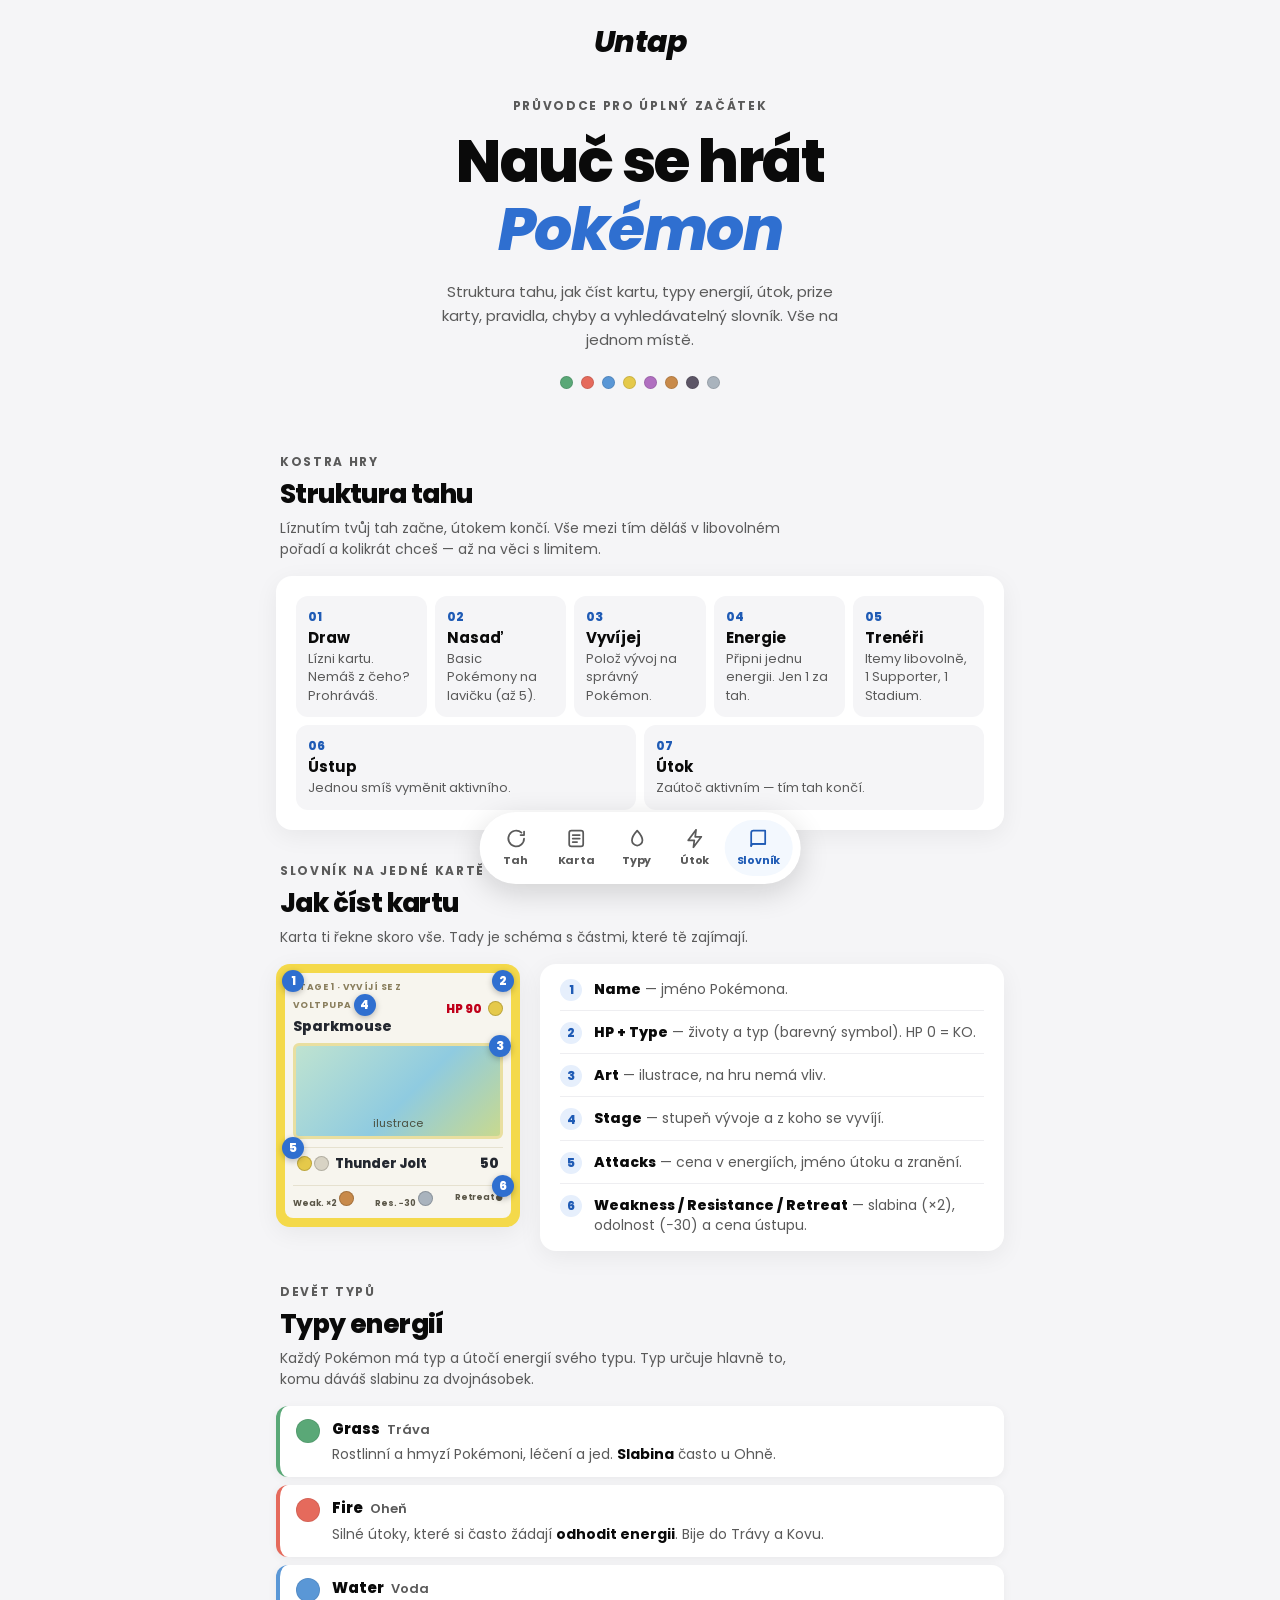
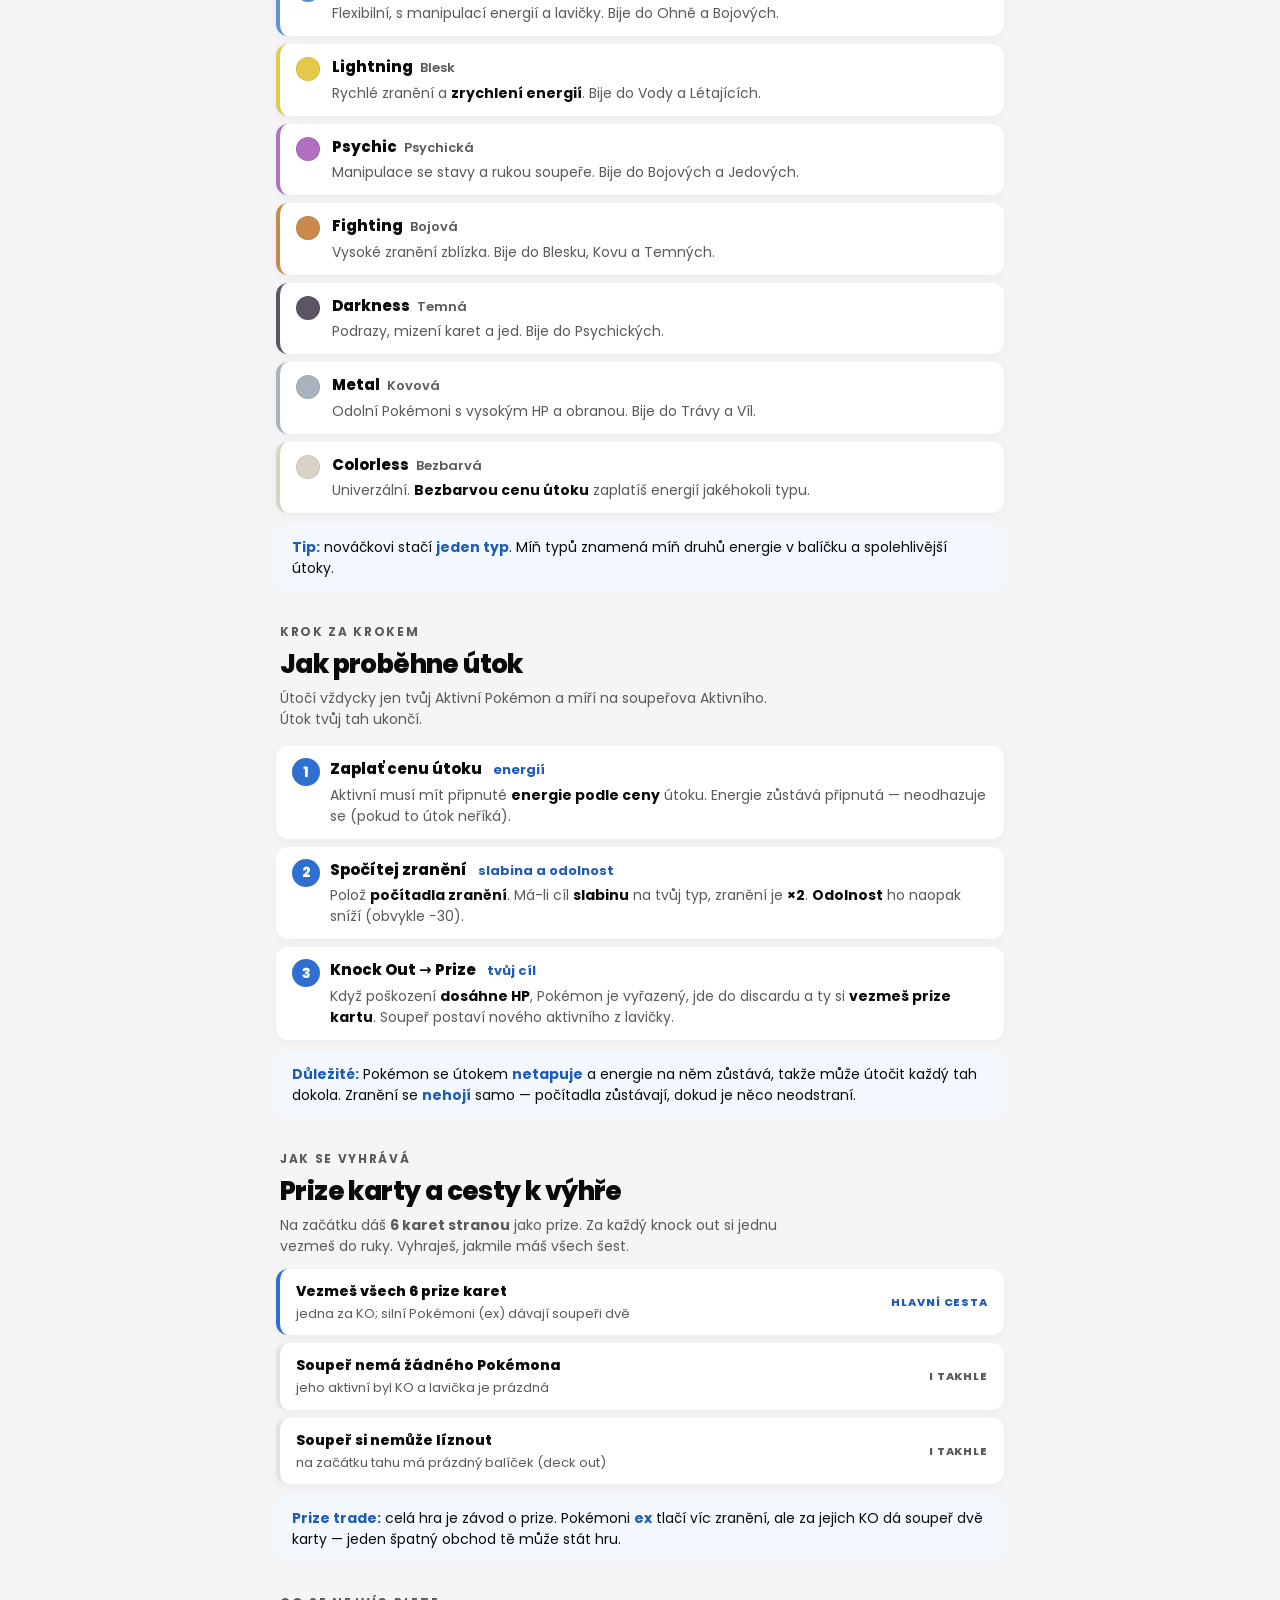
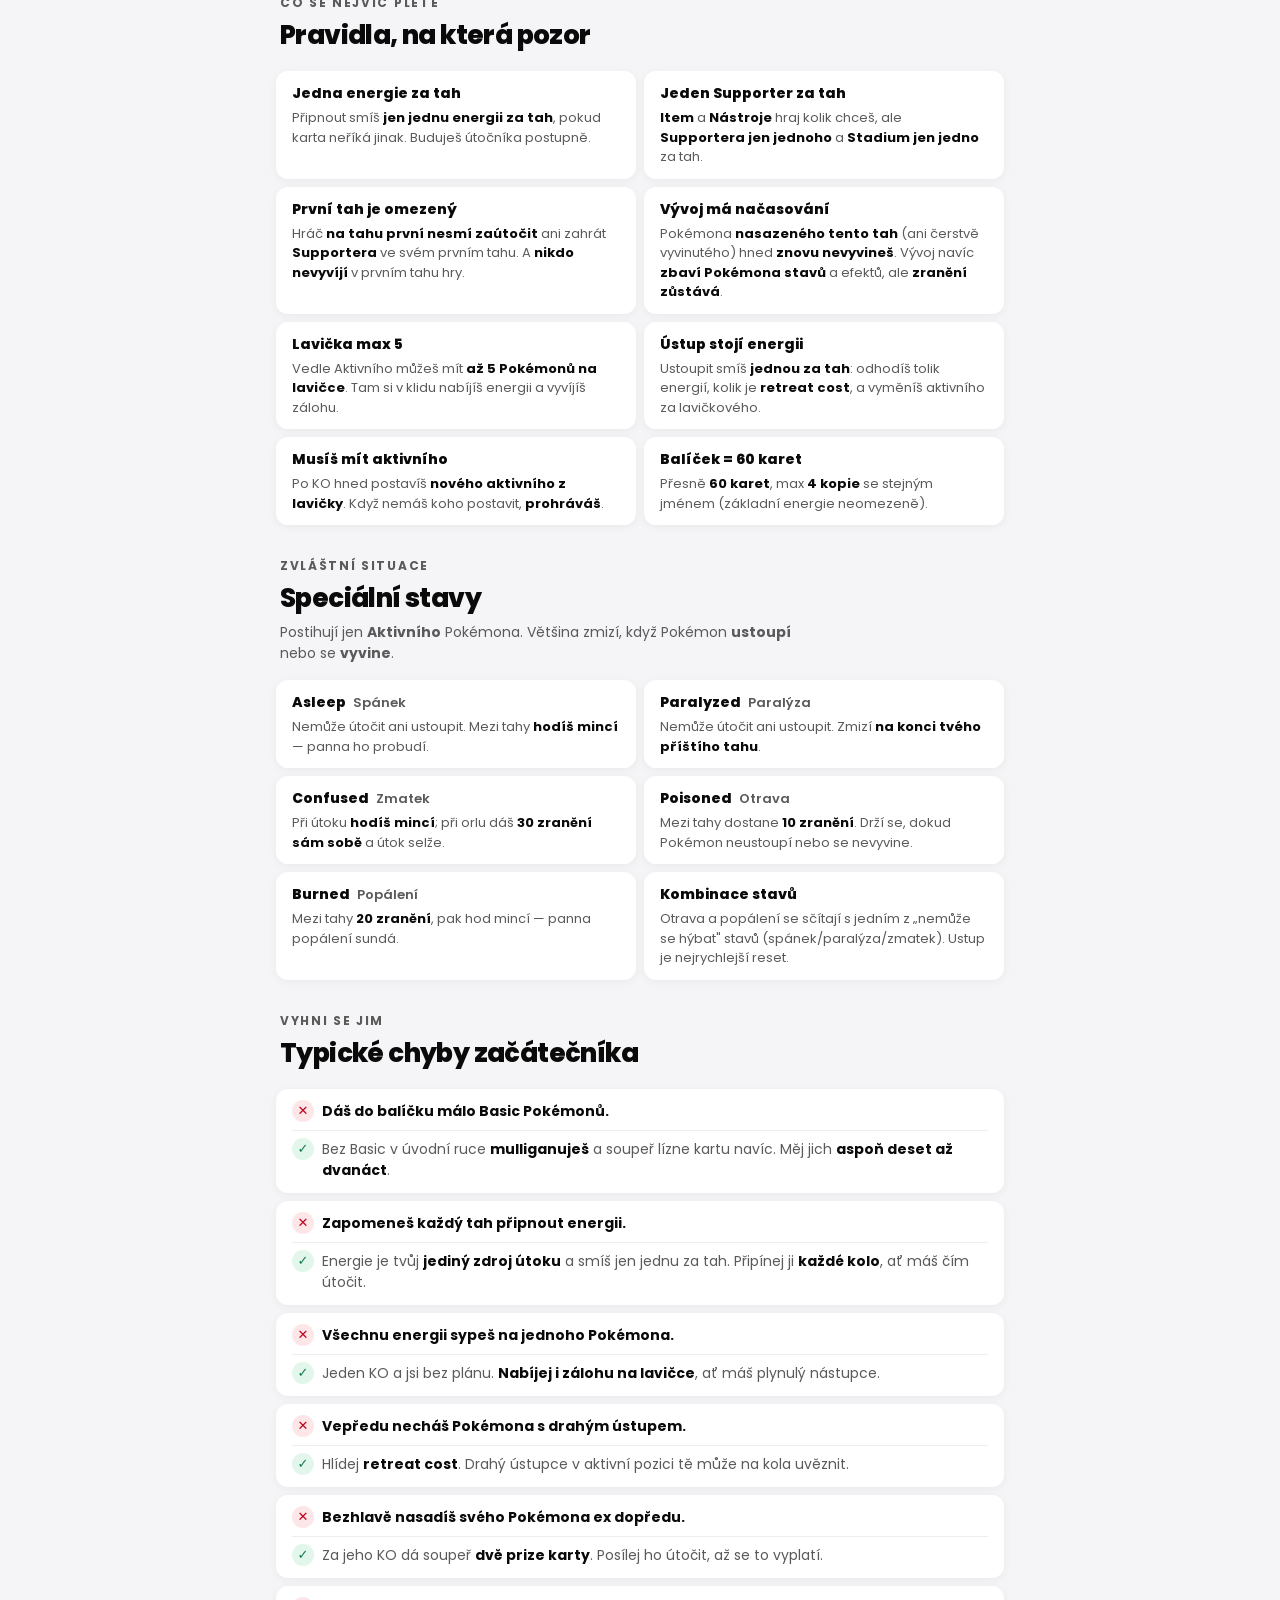
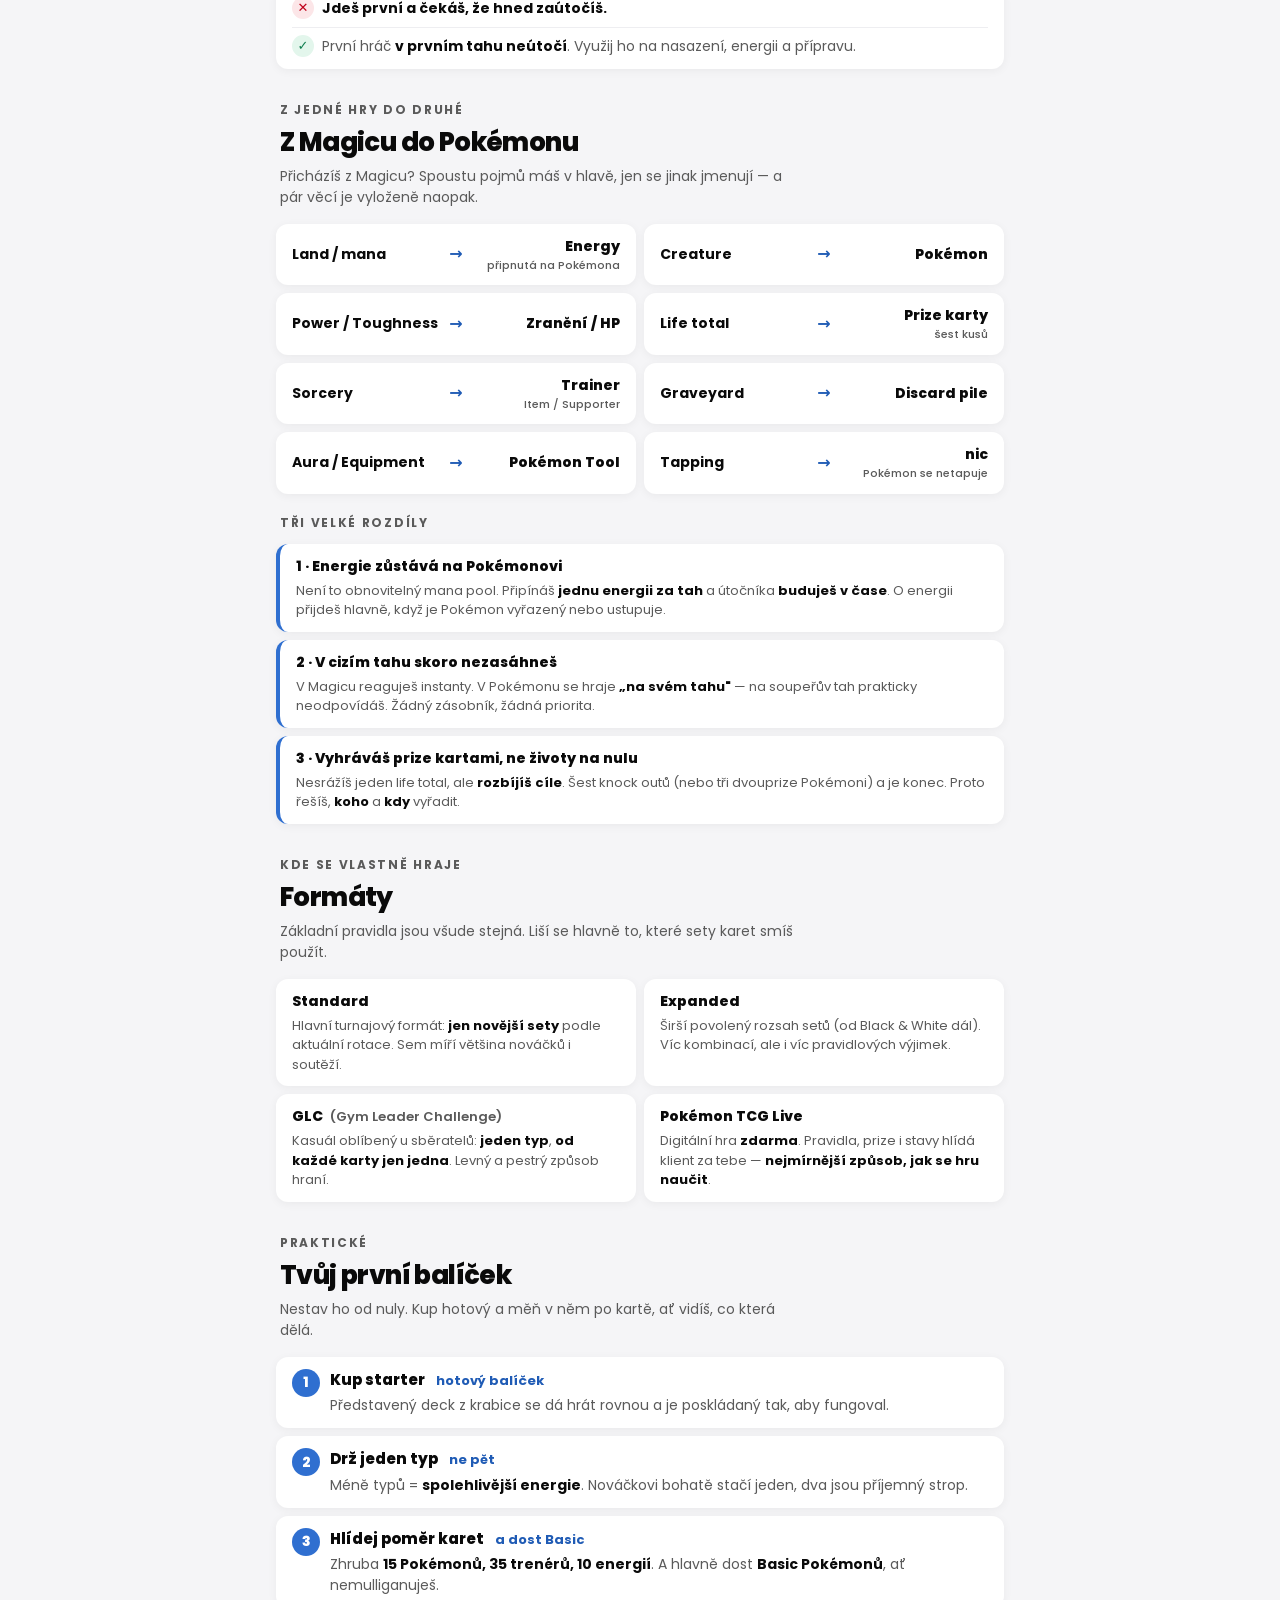
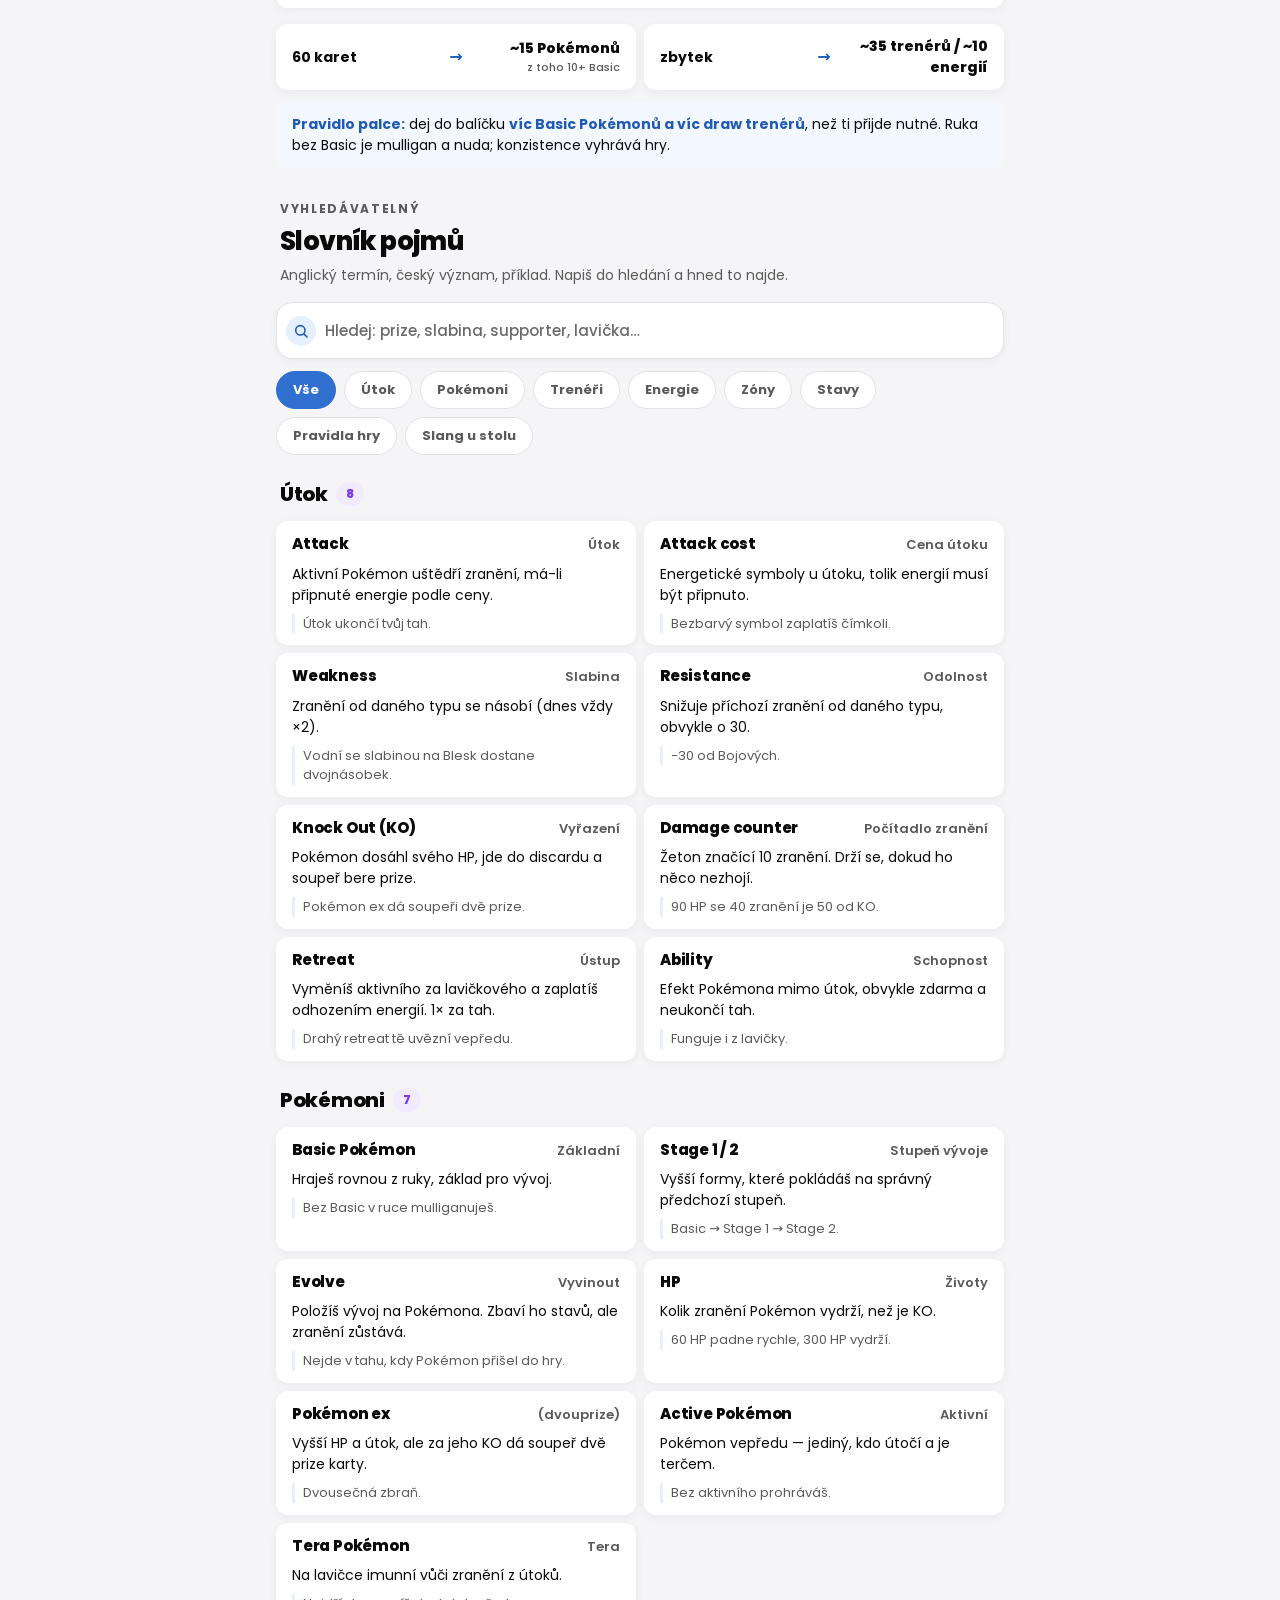
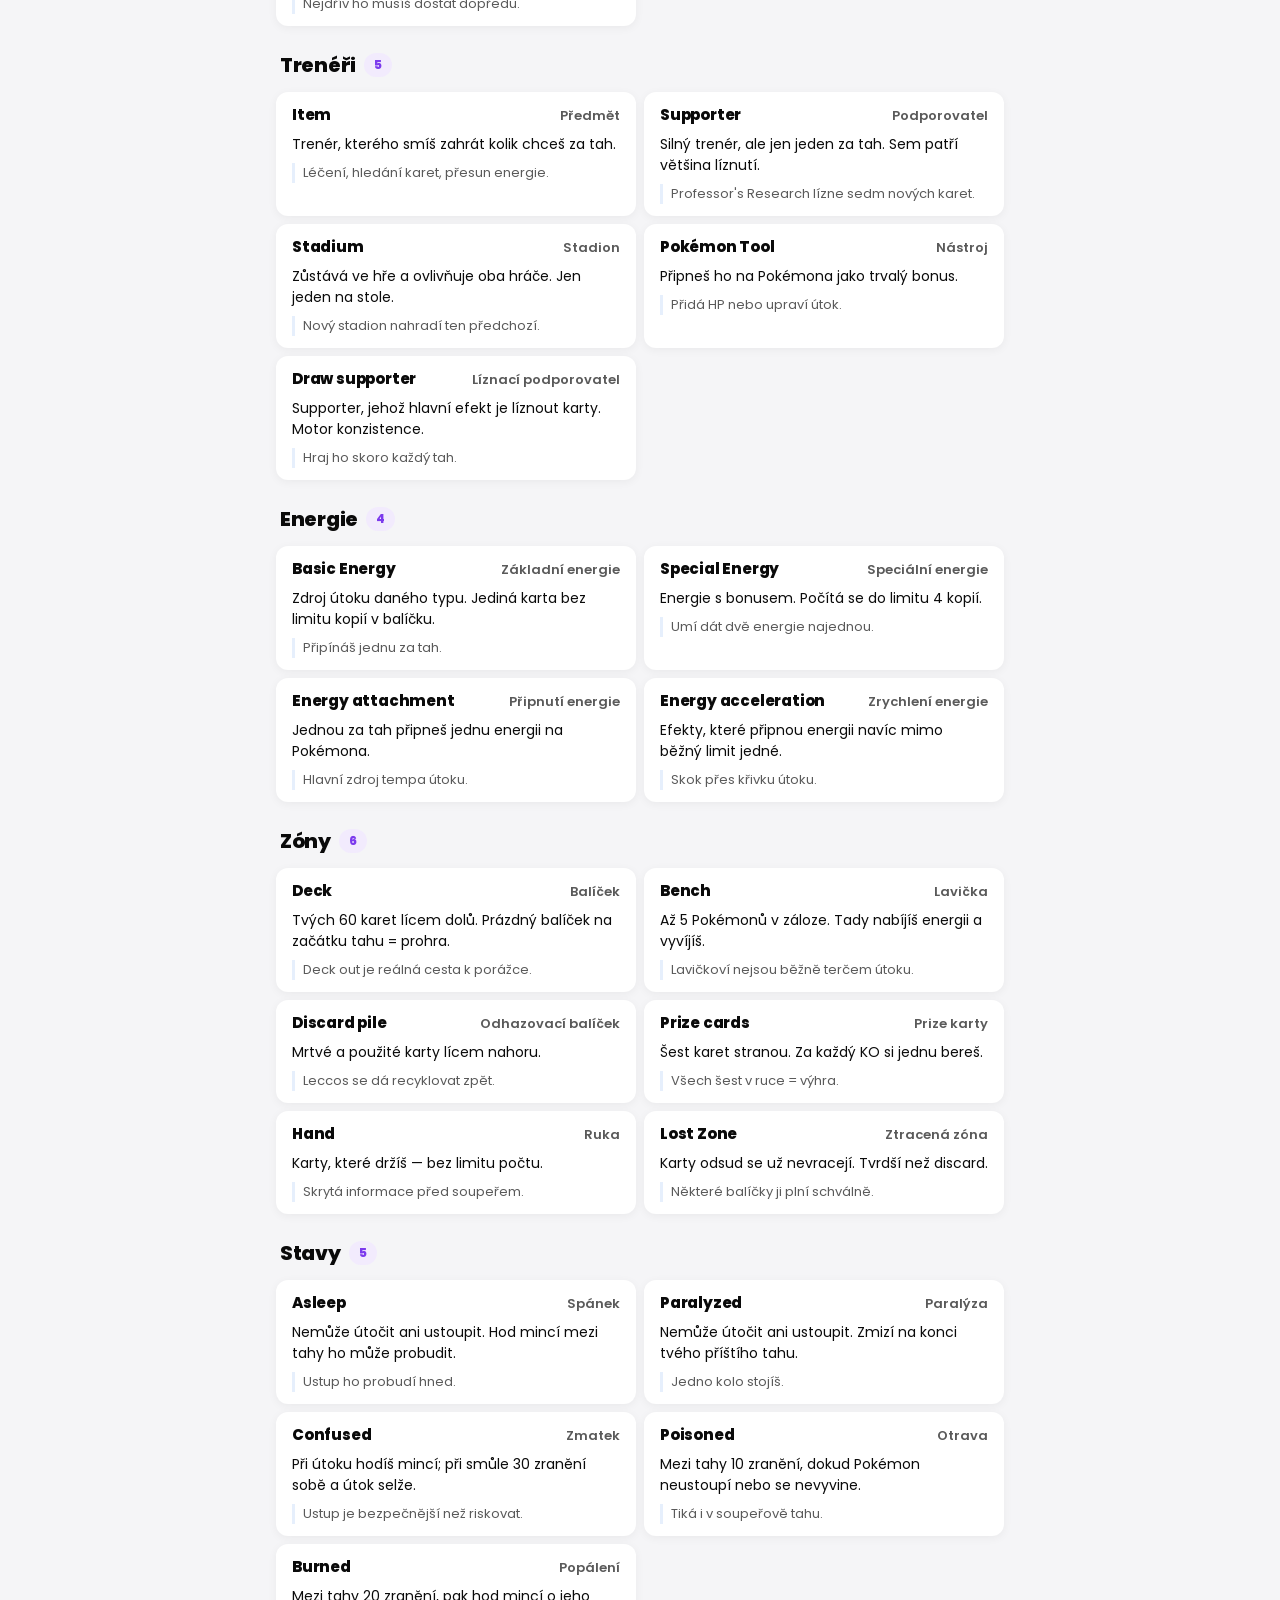
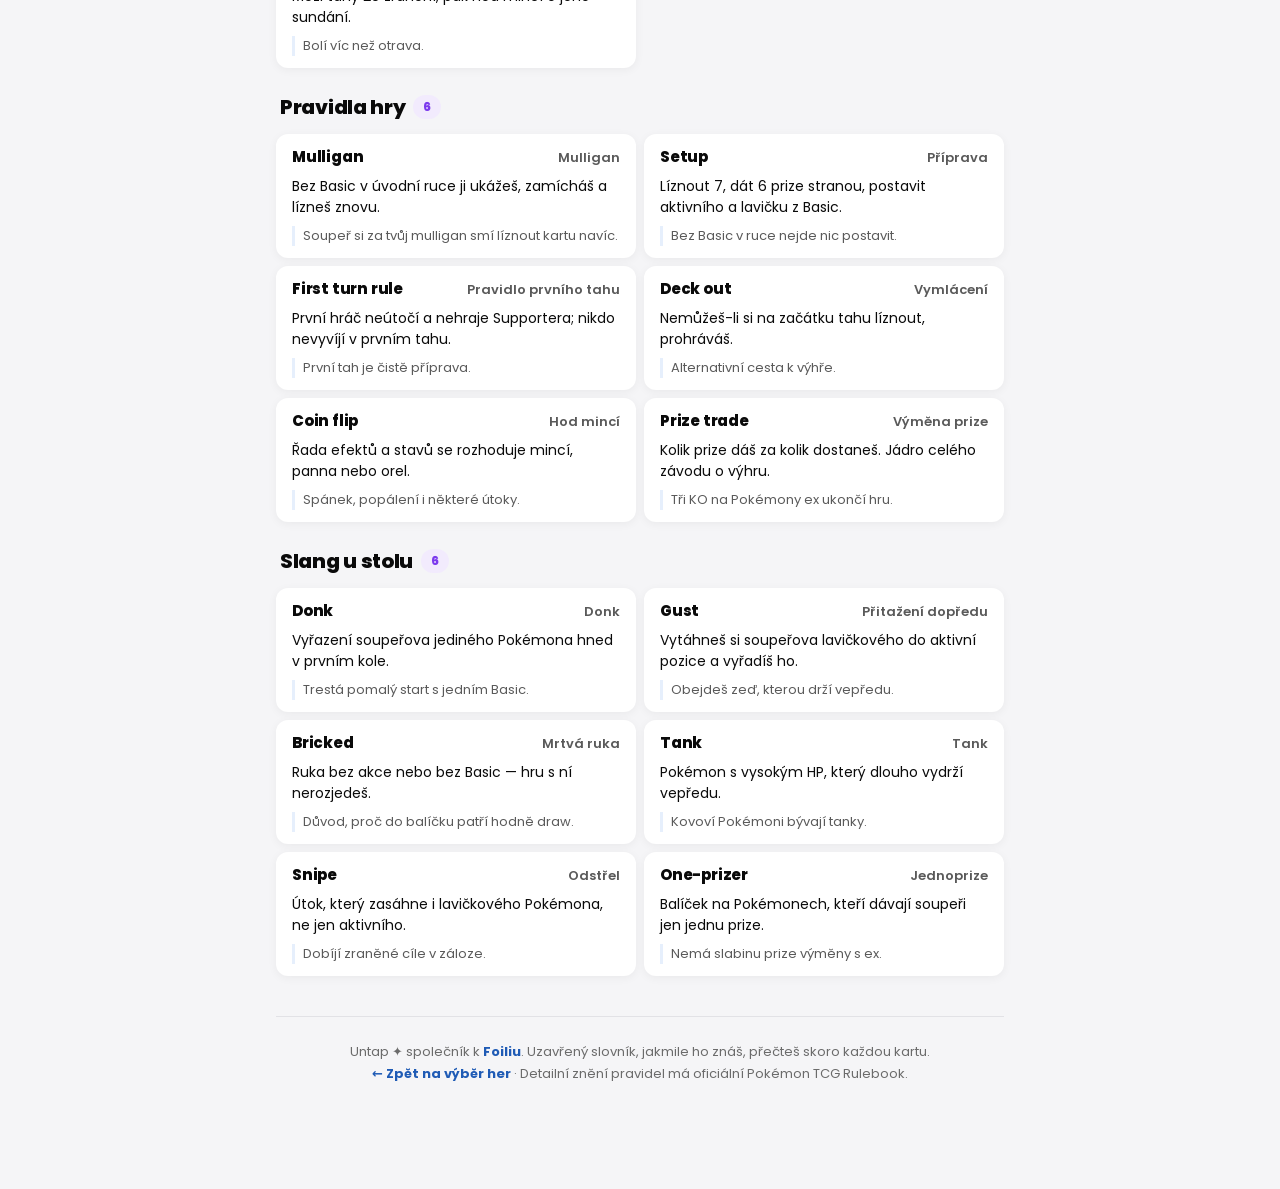
<file: pokemon.html>
<!DOCTYPE html>
<html lang="cs">
<head>
<meta charset="UTF-8">
<meta name="viewport" content="width=device-width, initial-scale=1.0">
<title>Untap — průvodce pro začátek s Pokémon TCG</title>
<meta name="description" content="Struktura tahu, jak číst kartu, typy energií, útok, prize karty, pravidla, typické chyby a vyhledávatelný slovník. Pokémon TCG česky, na jednom místě.">
<meta name="theme-color" content="#f5f5f7">
<link rel="canonical" href="https://mtg-untap.vercel.app/pokemon.html">
<link rel="icon" href="favicon.svg" type="image/svg+xml">

<meta property="og:type" content="website">
<meta property="og:url" content="https://mtg-untap.vercel.app/pokemon.html">
<meta property="og:title" content="Untap — průvodce pro začátek s Pokémon TCG">
<meta property="og:description" content="Struktura tahu, jak číst kartu, typy energií, útok, prize karty, pravidla a vyhledávatelný slovník. Česky, na jednom místě.">
<meta property="og:image" content="https://mtg-untap.vercel.app/og.png">
<meta property="og:image:width" content="1200">
<meta property="og:image:height" content="630">
<meta property="og:locale" content="cs_CZ">
<meta name="twitter:card" content="summary_large_image">

<link rel="preconnect" href="https://fonts.googleapis.com">
<link rel="preconnect" href="https://fonts.gstatic.com" crossorigin>
<link href="https://fonts.googleapis.com/css2?family=Poppins:ital,wght@0,400;0,500;0,600;0,700;0,800;1,400;1,800&display=swap" rel="stylesheet">
<link rel="stylesheet" href="styles.css">
<style>
  :root{--accent:#2f6fd0;--accent-ink:#1f5bb5;--accent-soft:#e6effc;--accent-tint:#f3f8fe}
  /* Pokémon card anatomy — used only on this page */
  .pkcard{flex:0 0 244px;max-width:100%;background:#f4d94a;padding:9px;border-radius:14px;box-shadow:var(--shadow)}
  .pk-inner{background:#f7f5ee;border-radius:var(--r-sm);padding:8px;position:relative}
  .pk-badge{position:absolute;width:22px;height:22px;border-radius:50%;background:var(--accent);color:#fff;font-weight:800;font-size:var(--t-xs);display:flex;align-items:center;justify-content:center;z-index:2;box-shadow:0 2px 6px rgba(0,0,0,.25)}
  .pk-head{position:relative;display:flex;align-items:center;gap:6px;color:#23272f}
  .pk-stage{font-size:9px;font-weight:700;color:#8a7f5e;text-transform:uppercase;letter-spacing:.05em}
  .pk-name{font-weight:800;font-size:var(--t-md);flex:1}
  .pk-hp{font-weight:800;font-size:var(--t-xs);color:#c0001a}
  .pk-art{position:relative;height:96px;margin-top:6px;background:linear-gradient(135deg,#bfe3d0,#8fcbe0 55%,#c8d98f);border:3px solid #e9dfa0;border-radius:6px;display:flex;align-items:flex-end;justify-content:center;color:#4a5040;font-size:var(--t-2xs);padding-bottom:5px}
  .pk-atk{position:relative;display:flex;align-items:center;gap:6px;margin-top:8px;padding:5px 4px;border-top:1px solid #e6e1cf;color:#23272f}
  .pk-cost{display:flex;gap:2px}
  .pk-an{font-weight:800;font-size:var(--t-sm);flex:1}
  .pk-dmg{font-weight:800;font-size:var(--t-md)}
  .pk-bar{position:relative;display:flex;justify-content:space-between;gap:4px;margin-top:6px;padding-top:5px;border-top:1px solid #e6e1cf;font-size:8.5px;font-weight:700;color:#5a5647}
  .e{width:15px;height:15px;border-radius:50%;display:inline-block;box-shadow:inset 0 0 0 1px rgba(0,0,0,.18)}
  .e.G{background:#5aa877} .e.R{background:#e56a5c} .e.W{background:#5a97d6} .e.L{background:#e5c94a}
  .e.P{background:#b06fc0} .e.F{background:#c88a4a} .e.D{background:#5c5566} .e.M{background:#a9b3bd} .e.C{background:#d8d3c4}
</style>
</head>
<body>
<div class="wrap">

  <div class="topbar">
    <a class="logo" href="index.html">Untap</a>
  </div>

  <div class="hero">
    <div class="kicker">Průvodce pro úplný začátek</div>
    <h1>Nauč se hrát <em>Pokémon</em></h1>
    <p>Struktura tahu, jak číst kartu, typy energií, útok, prize karty, pravidla, chyby a vyhledávatelný slovník. Vše na jednom místě.</p>
    <div class="pips" aria-hidden="true"><span class="pip grass"></span><span class="pip fire"></span><span class="pip water"></span><span class="pip lightning"></span><span class="pip psychic"></span><span class="pip fighting"></span><span class="pip dark"></span><span class="pip metal"></span></div>
  </div>

  <!-- TURN -->
  <section class="block" id="tah">
    <div class="eyebrow">Kostra hry</div>
    <h2>Struktura tahu</h2>
    <p class="lead">Líznutím tvůj tah začne, útokem končí. Vše mezi tím děláš v libovolném pořadí a kolikrát chceš — až na věci s limitem.</p>
    <div class="panel">
      <div class="flow">
        <div class="step"><div class="n">01</div><div class="t">Draw</div><div class="d">Lízni kartu. Nemáš z čeho? Prohráváš.</div></div>
        <div class="step"><div class="n">02</div><div class="t">Nasaď</div><div class="d">Basic Pokémony na lavičku (až 5).</div></div>
        <div class="step"><div class="n">03</div><div class="t">Vyvíjej</div><div class="d">Polož vývoj na správný Pokémon.</div></div>
        <div class="step"><div class="n">04</div><div class="t">Energie</div><div class="d">Připni jednu energii. Jen 1 za tah.</div></div>
        <div class="step"><div class="n">05</div><div class="t">Trenéři</div><div class="d">Itemy libovolně, 1 Supporter, 1 Stadium.</div></div>
        <div class="step"><div class="n">06</div><div class="t">Ústup</div><div class="d">Jednou smíš vyměnit aktivního.</div></div>
        <div class="step"><div class="n">07</div><div class="t">Útok</div><div class="d">Zaútoč aktivním — tím tah končí.</div></div>
      </div>
    </div>
  </section>

  <!-- CARD ANATOMY -->
  <section class="block" id="karta">
    <div class="eyebrow">Slovník na jedné kartě</div>
    <h2>Jak číst kartu</h2>
    <p class="lead">Karta ti řekne skoro vše. Tady je schéma s částmi, které tě zajímají.</p>
    <div class="anat">
      <div class="pkcard" aria-label="Schéma karty">
        <div class="pk-inner">
          <div class="pk-head">
            <span class="pk-badge" style="top:-11px;left:-11px">1</span>
            <div style="flex:1"><div class="pk-stage">Stage 1 · vyvíjí se z Voltpupa <span class="pk-badge" style="position:static;display:inline-flex;vertical-align:middle">4</span></div><div class="pk-name">Sparkmouse</div></div>
            <span class="pk-hp">HP 90</span><span class="e L"></span>
            <span class="pk-badge" style="top:-11px;right:-11px">2</span>
          </div>
          <div class="pk-art">ilustrace<span class="pk-badge" style="top:-11px;right:-11px">3</span></div>
          <div class="pk-atk"><span class="pk-badge" style="top:-11px;left:-11px">5</span><span class="pk-cost"><span class="e L"></span><span class="e C"></span></span><span class="pk-an">Thunder Jolt</span><span class="pk-dmg">50</span></div>
          <div class="pk-bar"><span>Weak. ×2 <span class="e F"></span></span><span>Res. −30 <span class="e M"></span></span><span>Retreat ●<span class="pk-badge" style="top:-11px;right:-11px">6</span></span></div>
        </div>
      </div>
      <div class="legend">
        <ol>
          <li><b>Name</b> <span class="czl">— jméno Pokémona.</span></li>
          <li><b>HP + Type</b> <span class="czl">— životy a typ (barevný symbol). HP 0 = KO.</span></li>
          <li><b>Art</b> <span class="czl">— ilustrace, na hru nemá vliv.</span></li>
          <li><b>Stage</b> <span class="czl">— stupeň vývoje a z koho se vyvíjí.</span></li>
          <li><b>Attacks</b> <span class="czl">— cena v energiích, jméno útoku a zranění.</span></li>
          <li><b>Weakness / Resistance / Retreat</b> <span class="czl">— slabina (×2), odolnost (−30) a cena ústupu.</span></li>
        </ol>
      </div>
    </div>
  </section>

  <!-- ENERGY TYPES -->
  <section class="block" id="typy">
    <div class="eyebrow">Devět typů</div>
    <h2>Typy energií</h2>
    <p class="lead">Každý Pokémon má typ a útočí energií svého typu. Typ určuje hlavně to, komu dáváš slabinu za dvojnásobek.</p>
    <div class="colors">
      <div class="clr" style="--ca:#5aa877"><span class="dot"></span><div><div class="cn">Grass <span>Tráva</span></div><div class="cd">Rostlinní a hmyzí Pokémoni, léčení a jed. <b>Slabina</b> často u Ohně.</div></div></div>
      <div class="clr" style="--ca:#e56a5c"><span class="dot"></span><div><div class="cn">Fire <span>Oheň</span></div><div class="cd">Silné útoky, které si často žádají <b>odhodit energii</b>. Bije do Trávy a Kovu.</div></div></div>
      <div class="clr" style="--ca:#5a97d6"><span class="dot"></span><div><div class="cn">Water <span>Voda</span></div><div class="cd">Flexibilní, s manipulací energií a lavičky. Bije do Ohně a Bojových.</div></div></div>
      <div class="clr" style="--ca:#e5c94a"><span class="dot"></span><div><div class="cn">Lightning <span>Blesk</span></div><div class="cd">Rychlé zranění a <b>zrychlení energií</b>. Bije do Vody a Létajících.</div></div></div>
      <div class="clr" style="--ca:#b06fc0"><span class="dot"></span><div><div class="cn">Psychic <span>Psychická</span></div><div class="cd">Manipulace se stavy a rukou soupeře. Bije do Bojových a Jedových.</div></div></div>
      <div class="clr" style="--ca:#c88a4a"><span class="dot"></span><div><div class="cn">Fighting <span>Bojová</span></div><div class="cd">Vysoké zranění zblízka. Bije do Blesku, Kovu a Temných.</div></div></div>
      <div class="clr" style="--ca:#5c5566"><span class="dot"></span><div><div class="cn">Darkness <span>Temná</span></div><div class="cd">Podrazy, mizení karet a jed. Bije do Psychických.</div></div></div>
      <div class="clr" style="--ca:#a9b3bd"><span class="dot"></span><div><div class="cn">Metal <span>Kovová</span></div><div class="cd">Odolní Pokémoni s vysokým HP a obranou. Bije do Trávy a Víl.</div></div></div>
      <div class="clr" style="--ca:#d8d3c4"><span class="dot"></span><div><div class="cn">Colorless <span>Bezbarvá</span></div><div class="cd">Univerzální. <b>Bezbarvou cenu útoku</b> zaplatíš energií jakéhokoli typu.</div></div></div>
    </div>
    <div class="callout"><b>Tip:</b> nováčkovi stačí <b>jeden typ</b>. Míň typů znamená míň druhů energie v balíčku a spolehlivější útoky.</div>
  </section>

  <!-- ATTACK -->
  <section class="block" id="utok">
    <div class="eyebrow">Krok za krokem</div>
    <h2>Jak proběhne útok</h2>
    <p class="lead">Útočí vždycky jen tvůj Aktivní Pokémon a míří na soupeřova Aktivního. Útok tvůj tah ukončí.</p>
    <div class="steps3">
      <div class="s3"><div class="num">1</div><div class="st">Zaplať cenu útoku <span>energií</span></div><div class="sd">Aktivní musí mít připnuté <b>energie podle ceny</b> útoku. Energie zůstává připnutá — neodhazuje se (pokud to útok neříká).</div></div>
      <div class="s3"><div class="num">2</div><div class="st">Spočítej zranění <span>slabina a odolnost</span></div><div class="sd">Polož <b>počítadla zranění</b>. Má-li cíl <b>slabinu</b> na tvůj typ, zranění je <b>×2</b>. <b>Odolnost</b> ho naopak sníží (obvykle −30).</div></div>
      <div class="s3"><div class="num">3</div><div class="st">Knock Out → Prize <span>tvůj cíl</span></div><div class="sd">Když poškození <b>dosáhne HP</b>, Pokémon je vyřazený, jde do discardu a ty si <b>vezmeš prize kartu</b>. Soupeř postaví nového aktivního z lavičky.</div></div>
    </div>
    <div class="callout"><b>Důležité:</b> Pokémon se útokem <b>netapuje</b> a energie na něm zůstává, takže může útočit každý tah dokola. Zranění se <b>nehojí</b> samo — počítadla zůstávají, dokud je něco neodstraní.</div>
  </section>

  <!-- PRIZE / WIN -->
  <section class="block" id="prize">
    <div class="eyebrow">Jak se vyhrává</div>
    <h2>Prize karty a cesty k výhře</h2>
    <p class="lead">Na začátku dáš <b>6 karet stranou</b> jako prize. Za každý knock out si jednu vezmeš do ruky. Vyhraješ, jakmile máš všech šest.</p>
    <div class="lifo">
      <div class="lv top"><div><div class="lt">Vezmeš všech 6 prize karet</div><div class="ln">jedna za KO; silní Pokémoni (ex) dávají soupeři dvě</div></div><div class="ord">hlavní cesta</div></div>
      <div class="lv"><div><div class="lt">Soupeř nemá žádného Pokémona</div><div class="ln">jeho aktivní byl KO a lavička je prázdná</div></div><div class="ord">i takhle</div></div>
      <div class="lv"><div><div class="lt">Soupeř si nemůže líznout</div><div class="ln">na začátku tahu má prázdný balíček (deck out)</div></div><div class="ord">i takhle</div></div>
    </div>
    <div class="callout"><b>Prize trade:</b> celá hra je závod o prize. Pokémoni <b>ex</b> tlačí víc zranění, ale za jejich KO dá soupeř dvě karty — jeden špatný obchod tě může stát hru.</div>
  </section>

  <!-- RULES -->
  <section class="block" id="pravidla">
    <div class="eyebrow">Co se nejvíc plete</div>
    <h2>Pravidla, na která pozor</h2>
    <div class="rules">
      <div class="rule"><div class="rt">Jedna energie za tah</div><div class="rd">Připnout smíš <b>jen jednu energii za tah</b>, pokud karta neříká jinak. Buduješ útočníka postupně.</div></div>
      <div class="rule"><div class="rt">Jeden Supporter za tah</div><div class="rd"><b>Item</b> a <b>Nástroje</b> hraj kolik chceš, ale <b>Supportera jen jednoho</b> a <b>Stadium jen jedno</b> za tah.</div></div>
      <div class="rule"><div class="rt">První tah je omezený</div><div class="rd">Hráč <b>na tahu první nesmí zaútočit</b> ani zahrát <b>Supportera</b> ve svém prvním tahu. A <b>nikdo nevyvíjí</b> v prvním tahu hry.</div></div>
      <div class="rule"><div class="rt">Vývoj má načasování</div><div class="rd">Pokémona <b>nasazeného tento tah</b> (ani čerstvě vyvinutého) hned <b>znovu nevyvineš</b>. Vývoj navíc <b>zbaví Pokémona stavů</b> a efektů, ale <b>zranění zůstává</b>.</div></div>
      <div class="rule"><div class="rt">Lavička max 5</div><div class="rd">Vedle Aktivního můžeš mít <b>až 5 Pokémonů na lavičce</b>. Tam si v klidu nabíjíš energii a vyvíjíš zálohu.</div></div>
      <div class="rule"><div class="rt">Ústup stojí energii</div><div class="rd">Ustoupit smíš <b>jednou za tah</b>: odhodíš tolik energií, kolik je <b>retreat cost</b>, a vyměníš aktivního za lavičkového.</div></div>
      <div class="rule"><div class="rt">Musíš mít aktivního</div><div class="rd">Po KO hned postavíš <b>nového aktivního z lavičky</b>. Když nemáš koho postavit, <b>prohráváš</b>.</div></div>
      <div class="rule"><div class="rt">Balíček = 60 karet</div><div class="rd">Přesně <b>60 karet</b>, max <b>4 kopie</b> se stejným jménem (základní energie neomezeně).</div></div>
    </div>
  </section>

  <!-- SPECIAL CONDITIONS -->
  <section class="block" id="stavy">
    <div class="eyebrow">Zvláštní situace</div>
    <h2>Speciální stavy</h2>
    <p class="lead">Postihují jen <b>Aktivního</b> Pokémona. Většina zmizí, když Pokémon <b>ustoupí</b> nebo se <b>vyvine</b>.</p>
    <div class="rules">
      <div class="rule"><div class="rt">Asleep <span class="cz">Spánek</span></div><div class="rd">Nemůže útočit ani ustoupit. Mezi tahy <b>hodíš mincí</b> — panna ho probudí.</div></div>
      <div class="rule"><div class="rt">Paralyzed <span class="cz">Paralýza</span></div><div class="rd">Nemůže útočit ani ustoupit. Zmizí <b>na konci tvého příštího tahu</b>.</div></div>
      <div class="rule"><div class="rt">Confused <span class="cz">Zmatek</span></div><div class="rd">Při útoku <b>hodíš mincí</b>; při orlu dáš <b>30 zranění sám sobě</b> a útok selže.</div></div>
      <div class="rule"><div class="rt">Poisoned <span class="cz">Otrava</span></div><div class="rd">Mezi tahy dostane <b>10 zranění</b>. Drží se, dokud Pokémon neustoupí nebo se nevyvine.</div></div>
      <div class="rule"><div class="rt">Burned <span class="cz">Popálení</span></div><div class="rd">Mezi tahy <b>20 zranění</b>, pak hod mincí — panna popálení sundá.</div></div>
      <div class="rule"><div class="rt">Kombinace stavů</div><div class="rd">Otrava a popálení se sčítají s jedním z „nemůže se hýbat" stavů (spánek/paralýza/zmatek). Ustup je nejrychlejší reset.</div></div>
    </div>
  </section>

  <!-- MISTAKES -->
  <section class="block" id="chyby">
    <div class="eyebrow">Vyhni se jim</div>
    <h2>Typické chyby začátečníka</h2>
    <div class="miss">
      <div class="m"><div class="bad"><span class="tag x">✕</span><span>Dáš do balíčku málo Basic Pokémonů.</span></div><div class="fix"><span class="tag c">✓</span><span>Bez Basic v úvodní ruce <b>mulliganuješ</b> a soupeř lízne kartu navíc. Měj jich <b>aspoň deset až dvanáct</b>.</span></div></div>
      <div class="m"><div class="bad"><span class="tag x">✕</span><span>Zapomeneš každý tah připnout energii.</span></div><div class="fix"><span class="tag c">✓</span><span>Energie je tvůj <b>jediný zdroj útoku</b> a smíš jen jednu za tah. Připínej ji <b>každé kolo</b>, ať máš čím útočit.</span></div></div>
      <div class="m"><div class="bad"><span class="tag x">✕</span><span>Všechnu energii sypeš na jednoho Pokémona.</span></div><div class="fix"><span class="tag c">✓</span><span>Jeden KO a jsi bez plánu. <b>Nabíjej i zálohu na lavičce</b>, ať máš plynulý nástupce.</span></div></div>
      <div class="m"><div class="bad"><span class="tag x">✕</span><span>Vepředu necháš Pokémona s drahým ústupem.</span></div><div class="fix"><span class="tag c">✓</span><span>Hlídej <b>retreat cost</b>. Drahý ústupce v aktivní pozici tě může na kola uvěznit.</span></div></div>
      <div class="m"><div class="bad"><span class="tag x">✕</span><span>Bezhlavě nasadíš svého Pokémona ex dopředu.</span></div><div class="fix"><span class="tag c">✓</span><span>Za jeho KO dá soupeř <b>dvě prize karty</b>. Posílej ho útočit, až se to vyplatí.</span></div></div>
      <div class="m"><div class="bad"><span class="tag x">✕</span><span>Jdeš první a čekáš, že hned zaútočíš.</span></div><div class="fix"><span class="tag c">✓</span><span>První hráč <b>v prvním tahu neútočí</b>. Využij ho na nasazení, energii a přípravu.</span></div></div>
    </div>
  </section>

  <!-- FROM MAGIC -->
  <section class="block" id="mtg">
    <div class="eyebrow">Z jedné hry do druhé</div>
    <h2>Z Magicu do Pokémonu</h2>
    <p class="lead">Přicházíš z Magicu? Spoustu pojmů máš v hlavě, jen se jinak jmenují — a pár věcí je vyloženě naopak.</p>
    <div class="maps">
      <div class="map"><span class="hs">Land / mana</span><span class="arrow">→</span><span class="mtg">Energy<small>připnutá na Pokémona</small></span></div>
      <div class="map"><span class="hs">Creature</span><span class="arrow">→</span><span class="mtg">Pokémon</span></div>
      <div class="map"><span class="hs">Power / Toughness</span><span class="arrow">→</span><span class="mtg">Zranění / HP</span></div>
      <div class="map"><span class="hs">Life total</span><span class="arrow">→</span><span class="mtg">Prize karty<small>šest kusů</small></span></div>
      <div class="map"><span class="hs">Sorcery</span><span class="arrow">→</span><span class="mtg">Trainer<small>Item / Supporter</small></span></div>
      <div class="map"><span class="hs">Graveyard</span><span class="arrow">→</span><span class="mtg">Discard pile</span></div>
      <div class="map"><span class="hs">Aura / Equipment</span><span class="arrow">→</span><span class="mtg">Pokémon Tool</span></div>
      <div class="map"><span class="hs">Tapping</span><span class="arrow">→</span><span class="mtg">nic<small>Pokémon se netapuje</small></span></div>
    </div>
    <div class="eyebrow" style="margin-top:20px">Tři velké rozdíly</div>
    <div class="diffs">
      <div class="diff"><div class="dt">1 · Energie zůstává na Pokémonovi</div><div class="dd">Není to obnovitelný mana pool. Připínáš <b>jednu energii za tah</b> a útočníka <b>buduješ v čase</b>. O energii přijdeš hlavně, když je Pokémon vyřazený nebo ustupuje.</div></div>
      <div class="diff"><div class="dt">2 · V cizím tahu skoro nezasáhneš</div><div class="dd">V Magicu reaguješ instanty. V Pokémonu se hraje <b>„na svém tahu"</b> — na soupeřův tah prakticky neodpovídáš. Žádný zásobník, žádná priorita.</div></div>
      <div class="diff"><div class="dt">3 · Vyhráváš prize kartami, ne životy na nulu</div><div class="dd">Nesrážíš jeden life total, ale <b>rozbíjíš cíle</b>. Šest knock outů (nebo tři dvouprize Pokémoni) a je konec. Proto řešíš, <b>koho</b> a <b>kdy</b> vyřadit.</div></div>
    </div>
  </section>

  <!-- FORMATS -->
  <section class="block" id="formaty">
    <div class="eyebrow">Kde se vlastně hraje</div>
    <h2>Formáty</h2>
    <p class="lead">Základní pravidla jsou všude stejná. Liší se hlavně to, které sety karet smíš použít.</p>
    <div class="rules">
      <div class="rule"><div class="rt">Standard</div><div class="rd">Hlavní turnajový formát: <b>jen novější sety</b> podle aktuální rotace. Sem míří většina nováčků i soutěží.</div></div>
      <div class="rule"><div class="rt">Expanded</div><div class="rd">Širší povolený rozsah setů (od Black &amp; White dál). Víc kombinací, ale i víc pravidlových výjimek.</div></div>
      <div class="rule"><div class="rt">GLC <span class="cz">(Gym Leader Challenge)</span></div><div class="rd">Kasuál oblíbený u sběratelů: <b>jeden typ</b>, <b>od každé karty jen jedna</b>. Levný a pestrý způsob hraní.</div></div>
      <div class="rule"><div class="rt">Pokémon TCG Live</div><div class="rd">Digitální hra <b>zdarma</b>. Pravidla, prize i stavy hlídá klient za tebe — <b>nejmírnější způsob, jak se hru naučit</b>.</div></div>
    </div>
  </section>

  <!-- FIRST DECK -->
  <section class="block" id="balicek">
    <div class="eyebrow">Praktické</div>
    <h2>Tvůj první balíček</h2>
    <p class="lead">Nestav ho od nuly. Kup hotový a měň v něm po kartě, ať vidíš, co která dělá.</p>
    <div class="steps3">
      <div class="s3"><div class="num">1</div><div class="st">Kup starter <span>hotový balíček</span></div><div class="sd">Představený deck z krabice se dá hrát rovnou a je poskládaný tak, aby fungoval.</div></div>
      <div class="s3"><div class="num">2</div><div class="st">Drž jeden typ <span>ne pět</span></div><div class="sd">Méně typů = <b>spolehlivější energie</b>. Nováčkovi bohatě stačí jeden, dva jsou příjemný strop.</div></div>
      <div class="s3"><div class="num">3</div><div class="st">Hlídej poměr karet <span>a dost Basic</span></div><div class="sd">Zhruba <b>15 Pokémonů, 35 trenérů, 10 energií</b>. A hlavně dost <b>Basic Pokémonů</b>, ať nemulliganuješ.</div></div>
    </div>
    <div class="maps">
      <div class="map"><span class="hs">60 karet</span><span class="arrow">→</span><span class="mtg">~15 Pokémonů<small>z toho 10+ Basic</small></span></div>
      <div class="map"><span class="hs">zbytek</span><span class="arrow">→</span><span class="mtg">~35 trenérů / ~10 energií</span></div>
    </div>
    <div class="callout"><b>Pravidlo palce:</b> dej do balíčku <b>víc Basic Pokémonů a víc draw trenérů</b>, než ti přijde nutné. Ruka bez Basic je mulligan a nuda; konzistence vyhrává hry.</div>
  </section>

  <!-- GLOSSARY -->
  <section class="block" id="slovnik">
    <div class="eyebrow">Vyhledávatelný</div>
    <h2>Slovník pojmů</h2>
    <p class="lead">Anglický termín, český význam, příklad. Napiš do hledání a hned to najde.</p>
    <div class="search">
      <span class="ic"><svg width="16" height="16" viewBox="0 0 24 24" fill="none" stroke-width="2.4" stroke-linecap="round"><circle cx="11" cy="11" r="7"/><path d="m21 21-4.3-4.3"/></svg></span>
      <input id="q" type="text" placeholder="Hledej: prize, slabina, supporter, lavička…" autocomplete="off" aria-label="Hledat pojem">
    </div>
    <div class="chips" id="chips"><button class="chip active" data-cat="all" aria-pressed="true">Vše</button><button class="chip" data-cat="utok" aria-pressed="false">Útok</button><button class="chip" data-cat="pokemoni" aria-pressed="false">Pokémoni</button><button class="chip" data-cat="treneri" aria-pressed="false">Trenéři</button><button class="chip" data-cat="energie" aria-pressed="false">Energie</button><button class="chip" data-cat="zony" aria-pressed="false">Zóny</button><button class="chip" data-cat="stavy" aria-pressed="false">Stavy</button><button class="chip" data-cat="pravidla" aria-pressed="false">Pravidla hry</button><button class="chip" data-cat="slang" aria-pressed="false">Slang u stolu</button></div>
    <div id="content">

      <div class="gsec" data-cat="utok"><div class="gsec-head"><h3>Útok</h3><span class="count" aria-label="8 pojmů">8</span></div><div class="grid">
        <div class="card" data-s="attack útok pokémon uštědří zranění, když má připnuté energie podle ceny. útok ukončí tvůj tah."><div class="top"><span class="term" lang="en">Attack</span><span class="cz">Útok</span></div><div class="def">Aktivní Pokémon uštědří zranění, má-li připnuté energie podle ceny.</div><div class="ex">Útok ukončí tvůj tah.</div></div>
        <div class="card" data-s="attack cost cena útoku energetické symboly u útoku. tolik energií musí být připnuto. dvě energie = útok za dvě."><div class="top"><span class="term" lang="en">Attack cost</span><span class="cz">Cena útoku</span></div><div class="def">Energetické symboly u útoku, tolik energií musí být připnuto.</div><div class="ex">Bezbarvý symbol zaplatíš čímkoli.</div></div>
        <div class="card" data-s="weakness slabina zranění od daného typu se násobí dvěma. moderní slabina je vždy ×2. vodní se slabinou na blesk dostane dvojnásobek."><div class="top"><span class="term" lang="en">Weakness</span><span class="cz">Slabina</span></div><div class="def">Zranění od daného typu se násobí (dnes vždy ×2).</div><div class="ex">Vodní se slabinou na Blesk dostane dvojnásobek.</div></div>
        <div class="card" data-s="resistance odolnost snižuje příchozí zranění od daného typu, obvykle o třicet. −30 od bojových."><div class="top"><span class="term" lang="en">Resistance</span><span class="cz">Odolnost</span></div><div class="def">Snižuje příchozí zranění od daného typu, obvykle o 30.</div><div class="ex">−30 od Bojových.</div></div>
        <div class="card" data-s="knock out ko vyřazení pokémon dosáhl svého hp, jde do discardu a soupeř bere prize kartu. dvouprize pokémoni dají dvě."><div class="top"><span class="term" lang="en">Knock Out (KO)</span><span class="cz">Vyřazení</span></div><div class="def">Pokémon dosáhl svého HP, jde do discardu a soupeř bere prize.</div><div class="ex">Pokémon ex dá soupeři dvě prize.</div></div>
        <div class="card" data-s="damage counter počítadlo zranění žeton značící deset zranění na pokémonovi. drží se, dokud ho něco nezhojí. 90 hp se 40 zranění je 50 od ko."><div class="top"><span class="term" lang="en">Damage counter</span><span class="cz">Počítadlo zranění</span></div><div class="def">Žeton značící 10 zranění. Drží se, dokud ho něco nezhojí.</div><div class="ex">90 HP se 40 zranění je 50 od KO.</div></div>
        <div class="card" data-s="retreat ústup vyměníš aktivního za lavičkového, zaplatíš odhozením energií. jen jednou za tah. drahý retreat tě uvězní vepředu."><div class="top"><span class="term" lang="en">Retreat</span><span class="cz">Ústup</span></div><div class="def">Vyměníš aktivního za lavičkového a zaplatíš odhozením energií. 1× za tah.</div><div class="ex">Drahý retreat tě uvězní vepředu.</div></div>
        <div class="card" data-s="ability schopnost efekt pokémona mimo útok, obvykle zdarma a neukončí tah. používáš ji, i když je pokémon na lavičce."><div class="top"><span class="term" lang="en">Ability</span><span class="cz">Schopnost</span></div><div class="def">Efekt Pokémona mimo útok, obvykle zdarma a neukončí tah.</div><div class="ex">Funguje i z lavičky.</div></div>
      </div></div>

      <div class="gsec" data-cat="pokemoni"><div class="gsec-head"><h3>Pokémoni</h3><span class="count" aria-label="7 pojmů">7</span></div><div class="grid">
        <div class="card" data-s="basic pokémon základní pokémon hraješ ho rovnou z ruky. základ, na kterém stavíš vývoj. potřebuješ ho v úvodní ruce, jinak mulliganuješ."><div class="top"><span class="term" lang="en">Basic Pokémon</span><span class="cz">Základní</span></div><div class="def">Hraješ rovnou z ruky, základ pro vývoj.</div><div class="ex">Bez Basic v ruce mulliganuješ.</div></div>
        <div class="card" data-s="stage 1 / stage 2 stupeň vývoje vyšší formy, které pokládáš na správný předchozí stupeň. charmander → charmeleon → charizard."><div class="top"><span class="term" lang="en">Stage 1 / 2</span><span class="cz">Stupeň vývoje</span></div><div class="def">Vyšší formy, které pokládáš na správný předchozí stupeň.</div><div class="ex">Basic → Stage 1 → Stage 2.</div></div>
        <div class="card" data-s="evolve vyvinout položíš vývoj na pokémona. zbaví ho stavů a efektů, zranění zůstane. nejde v tahu, kdy pokémon přišel."><div class="top"><span class="term" lang="en">Evolve</span><span class="cz">Vyvinout</span></div><div class="def">Položíš vývoj na Pokémona. Zbaví ho stavů, ale zranění zůstává.</div><div class="ex">Nejde v tahu, kdy Pokémon přišel do hry.</div></div>
        <div class="card" data-s="hp životy kolik zranění pokémon vydrží, než je ko. čím vyšší hp, tím hůř se vyřazuje. 60 hp padne rychle, 300 hp vydrží."><div class="top"><span class="term" lang="en">HP</span><span class="cz">Životy</span></div><div class="def">Kolik zranění Pokémon vydrží, než je KO.</div><div class="ex">60 HP padne rychle, 300 HP vydrží.</div></div>
        <div class="card" data-s="pokémon ex silný pokémon vyšší hp a útok, ale za jeho ko dá soupeř dvě prize karty. dvousečná zbraň."><div class="top"><span class="term" lang="en">Pokémon ex</span><span class="cz">(dvouprize)</span></div><div class="def">Vyšší HP a útok, ale za jeho KO dá soupeř dvě prize karty.</div><div class="ex">Dvousečná zbraň.</div></div>
        <div class="card" data-s="active pokémon aktivní pokémon ten vepředu. jen on útočí a je terčem soupeřova útoku. musíš ho vždycky mít."><div class="top"><span class="term" lang="en">Active Pokémon</span><span class="cz">Aktivní</span></div><div class="def">Pokémon vepředu — jediný, kdo útočí a je terčem.</div><div class="ex">Bez aktivního prohráváš.</div></div>
        <div class="card" data-s="tera pokémon tera pokémon moderní pokémon, který je na lavičce imunní vůči zranění z útoků. musíš ho nejdřív dostat dopředu."><div class="top"><span class="term" lang="en">Tera Pokémon</span><span class="cz">Tera</span></div><div class="def">Na lavičce imunní vůči zranění z útoků.</div><div class="ex">Nejdřív ho musíš dostat dopředu.</div></div>
      </div></div>

      <div class="gsec" data-cat="treneri"><div class="gsec-head"><h3>Trenéři</h3><span class="count" aria-label="5 pojmů">5</span></div><div class="grid">
        <div class="card" data-s="item předmět trenér, kterého smíš zahrát kolik chceš za tah. rychlé efekty. léčení, hledání karet, přesun energie."><div class="top"><span class="term" lang="en">Item</span><span class="cz">Předmět</span></div><div class="def">Trenér, kterého smíš zahrát kolik chceš za tah.</div><div class="ex">Léčení, hledání karet, přesun energie.</div></div>
        <div class="card" data-s="supporter podporovatel silný trenér, ale jen jeden za tah. sem patří většina líznutí. professor's research lízne sedm nových."><div class="top"><span class="term" lang="en">Supporter</span><span class="cz">Podporovatel</span></div><div class="def">Silný trenér, ale jen jeden za tah. Sem patří většina líznutí.</div><div class="ex">Professor's Research lízne sedm nových karet.</div></div>
        <div class="card" data-s="stadium stadion trenér, který zůstává ve hře a ovlivňuje oba hráče. jen jeden na stole, nový nahradí starý."><div class="top"><span class="term" lang="en">Stadium</span><span class="cz">Stadion</span></div><div class="def">Zůstává ve hře a ovlivňuje oba hráče. Jen jeden na stole.</div><div class="ex">Nový stadion nahradí ten předchozí.</div></div>
        <div class="card" data-s="pokémon tool nástroj trenér, kterého připneš na pokémona jako trvalý bonus. přidá hp nebo změní útok."><div class="top"><span class="term" lang="en">Pokémon Tool</span><span class="cz">Nástroj</span></div><div class="def">Připneš ho na Pokémona jako trvalý bonus.</div><div class="ex">Přidá HP nebo upraví útok.</div></div>
        <div class="card" data-s="draw supporter líznací supporter podporovatel, jehož hlavní efekt je líznout karty. motor konzistence balíčku. hraj ho skoro každý tah."><div class="top"><span class="term" lang="en">Draw supporter</span><span class="cz">Líznací podporovatel</span></div><div class="def">Supporter, jehož hlavní efekt je líznout karty. Motor konzistence.</div><div class="ex">Hraj ho skoro každý tah.</div></div>
      </div></div>

      <div class="gsec" data-cat="energie"><div class="gsec-head"><h3>Energie</h3><span class="count" aria-label="4 pojmy">4</span></div><div class="grid">
        <div class="card" data-s="basic energy základní energie zdroj útoku daného typu. jediná karta, které smíš mít v balíčku neomezeně. připínáš jednu za tah."><div class="top"><span class="term" lang="en">Basic Energy</span><span class="cz">Základní energie</span></div><div class="def">Zdroj útoku daného typu. Jediná karta bez limitu kopií v balíčku.</div><div class="ex">Připínáš jednu za tah.</div></div>
        <div class="card" data-s="special energy speciální energie energie s bonusovým efektem. počítá se do limitu čtyř kopií. dává třeba dvě energie najednou."><div class="top"><span class="term" lang="en">Special Energy</span><span class="cz">Speciální energie</span></div><div class="def">Energie s bonusem. Počítá se do limitu 4 kopií.</div><div class="ex">Umí dát dvě energie najednou.</div></div>
        <div class="card" data-s="energy attachment připnutí energie jednou za tah připneš jednu energii na pokémona. tvůj hlavní zdroj tempa útoku."><div class="top"><span class="term" lang="en">Energy attachment</span><span class="cz">Připnutí energie</span></div><div class="def">Jednou za tah připneš jednu energii na Pokémona.</div><div class="ex">Hlavní zdroj tempa útoku.</div></div>
        <div class="card" data-s="energy acceleration zrychlení energie efekty, které připnou energii navíc mimo běžný limit jedné. skok přes křivku útoku."><div class="top"><span class="term" lang="en">Energy acceleration</span><span class="cz">Zrychlení energie</span></div><div class="def">Efekty, které připnou energii navíc mimo běžný limit jedné.</div><div class="ex">Skok přes křivku útoku.</div></div>
      </div></div>

      <div class="gsec" data-cat="zony"><div class="gsec-head"><h3>Zóny</h3><span class="count" aria-label="6 pojmů">6</span></div><div class="grid">
        <div class="card" data-s="deck balíček tvých 60 karet lícem dolů. líznout na začátku tahu a nemít z čeho = prohra. hlídej, ať nevymlátíš."><div class="top"><span class="term" lang="en">Deck</span><span class="cz">Balíček</span></div><div class="def">Tvých 60 karet lícem dolů. Prázdný balíček na začátku tahu = prohra.</div><div class="ex">Deck out je reálná cesta k porážce.</div></div>
        <div class="card" data-s="bench lavička až pět pokémonů v záloze vedle aktivního. tady nabíjíš energii a vyvíjíš. lavičkoví nejsou běžně terčem."><div class="top"><span class="term" lang="en">Bench</span><span class="cz">Lavička</span></div><div class="def">Až 5 Pokémonů v záloze. Tady nabíjíš energii a vyvíjíš.</div><div class="ex">Lavičkoví nejsou běžně terčem útoku.</div></div>
        <div class="card" data-s="discard pile odhazovací balíček mrtvé a použité karty lícem nahoru. leccos se z něj dá recyklovat trenéry."><div class="top"><span class="term" lang="en">Discard pile</span><span class="cz">Odhazovací balíček</span></div><div class="def">Mrtvé a použité karty lícem nahoru.</div><div class="ex">Leccos se dá recyklovat zpět.</div></div>
        <div class="card" data-s="prize cards prize karty šest karet stranou lícem dolů. za každý ko si jednu bereš. všech šest = výhra."><div class="top"><span class="term" lang="en">Prize cards</span><span class="cz">Prize karty</span></div><div class="def">Šest karet stranou. Za každý KO si jednu bereš.</div><div class="ex">Všech šest v ruce = výhra.</div></div>
        <div class="card" data-s="hand ruka karty, které držíš, bez limitu počtu. skrytá informace před soupeřem."><div class="top"><span class="term" lang="en">Hand</span><span class="cz">Ruka</span></div><div class="def">Karty, které držíš — bez limitu počtu.</div><div class="ex">Skrytá informace před soupeřem.</div></div>
        <div class="card" data-s="lost zone ztracená zóna karty, které sem jdou, se už nevracejí. moderní mechanika s vlastními výplatami. tvrdší než discard."><div class="top"><span class="term" lang="en">Lost Zone</span><span class="cz">Ztracená zóna</span></div><div class="def">Karty odsud se už nevracejí. Tvrdší než discard.</div><div class="ex">Některé balíčky ji plní schválně.</div></div>
      </div></div>

      <div class="gsec" data-cat="stavy"><div class="gsec-head"><h3>Stavy</h3><span class="count" aria-label="5 pojmů">5</span></div><div class="grid">
        <div class="card" data-s="asleep spánek aktivní nemůže útočit ani ustoupit. mezi tahy hodíš mincí, panna ho probudí."><div class="top"><span class="term" lang="en">Asleep</span><span class="cz">Spánek</span></div><div class="def">Nemůže útočit ani ustoupit. Hod mincí mezi tahy ho může probudit.</div><div class="ex">Ustup ho probudí hned.</div></div>
        <div class="card" data-s="paralyzed paralýza aktivní nemůže útočit ani ustoupit. stav zmizí na konci tvého příštího tahu."><div class="top"><span class="term" lang="en">Paralyzed</span><span class="cz">Paralýza</span></div><div class="def">Nemůže útočit ani ustoupit. Zmizí na konci tvého příštího tahu.</div><div class="ex">Jedno kolo stojíš.</div></div>
        <div class="card" data-s="confused zmatek při útoku hodíš mincí. při orlu dáš 30 zranění sám sobě a útok selže."><div class="top"><span class="term" lang="en">Confused</span><span class="cz">Zmatek</span></div><div class="def">Při útoku hodíš mincí; při smůle 30 zranění sobě a útok selže.</div><div class="ex">Ustup je bezpečnější než riskovat.</div></div>
        <div class="card" data-s="poisoned otrava mezi tahy 10 zranění. drží se, dokud pokémon neustoupí nebo se nevyvine."><div class="top"><span class="term" lang="en">Poisoned</span><span class="cz">Otrava</span></div><div class="def">Mezi tahy 10 zranění, dokud Pokémon neustoupí nebo se nevyvine.</div><div class="ex">Tiká i v soupeřově tahu.</div></div>
        <div class="card" data-s="burned popálení mezi tahy 20 zranění, pak hod mincí. panna popálení sundá."><div class="top"><span class="term" lang="en">Burned</span><span class="cz">Popálení</span></div><div class="def">Mezi tahy 20 zranění, pak hod mincí o jeho sundání.</div><div class="ex">Bolí víc než otrava.</div></div>
      </div></div>

      <div class="gsec" data-cat="pravidla"><div class="gsec-head"><h3>Pravidla hry</h3><span class="count" aria-label="6 pojmů">6</span></div><div class="grid">
        <div class="card" data-s="mulligan mulligan nemáš-li v úvodní ruce žádného basic pokémona, ukážeš ji, zamícháš a lízneš znovu. soupeř si smí líznout kartu navíc."><div class="top"><span class="term" lang="en">Mulligan</span><span class="cz">Mulligan</span></div><div class="def">Bez Basic v úvodní ruce ji ukážeš, zamícháš a lízneš znovu.</div><div class="ex">Soupeř si za tvůj mulligan smí líznout kartu navíc.</div></div>
        <div class="card" data-s="setup příprava líznete 7 karet, dáte 6 prize stranou a postavíte aktivního a lavičku z basic pokémonů. pak se hraje."><div class="top"><span class="term" lang="en">Setup</span><span class="cz">Příprava</span></div><div class="def">Líznout 7, dát 6 prize stranou, postavit aktivního a lavičku z Basic.</div><div class="ex">Bez Basic v ruce nejde nic postavit.</div></div>
        <div class="card" data-s="first turn rule pravidlo prvního tahu hráč na tahu první neútočí a nehraje supportera. nikdo nevyvíjí v prvním tahu hry."><div class="top"><span class="term" lang="en">First turn rule</span><span class="cz">Pravidlo prvního tahu</span></div><div class="def">První hráč neútočí a nehraje Supportera; nikdo nevyvíjí v prvním tahu.</div><div class="ex">První tah je čistě příprava.</div></div>
        <div class="card" data-s="deck out vymlácení nemůžeš-li si na začátku tahu líznout, prohráváš. pozor na karty, co ti melou balíček."><div class="top"><span class="term" lang="en">Deck out</span><span class="cz">Vymlácení</span></div><div class="def">Nemůžeš-li si na začátku tahu líznout, prohráváš.</div><div class="ex">Alternativní cesta k výhře.</div></div>
        <div class="card" data-s="coin flip hod mincí spousta efektů a stavů se rozhoduje mincí. panna nebo orel. spánek, popálení, zmatek, některé útoky."><div class="top"><span class="term" lang="en">Coin flip</span><span class="cz">Hod mincí</span></div><div class="def">Řada efektů a stavů se rozhoduje mincí, panna nebo orel.</div><div class="ex">Spánek, popálení i některé útoky.</div></div>
        <div class="card" data-s="prize swap výměna prize při knock outu bereš prize karty. dvouprize pokémoni mění matematiku závodu. tři ex ko = celá hra."><div class="top"><span class="term" lang="en">Prize trade</span><span class="cz">Výměna prize</span></div><div class="def">Kolik prize dáš za kolik dostaneš. Jádro celého závodu o výhru.</div><div class="ex">Tři KO na Pokémony ex ukončí hru.</div></div>
      </div></div>

      <div class="gsec" data-cat="slang"><div class="gsec-head"><h3>Slang u stolu</h3><span class="count" aria-label="6 pojmů">6</span></div><div class="grid">
        <div class="card" data-s="donk donk vyřazení soupeřova jediného pokémona hned v prvním kole. rychlá výhra proti pomalému startu."><div class="top"><span class="term" lang="en">Donk</span><span class="cz">Donk</span></div><div class="def">Vyřazení soupeřova jediného Pokémona hned v prvním kole.</div><div class="ex">Trestá pomalý start s jedním Basic.</div></div>
        <div class="card" data-s="gust gust efekt přitáhneš si soupeřova lavičkového dopředu a vyřadíš ho. obcházíš zeď vepředu. cross switcher, boss's orders."><div class="top"><span class="term" lang="en">Gust</span><span class="cz">Přitažení dopředu</span></div><div class="def">Vytáhneš si soupeřova lavičkového do aktivní pozice a vyřadíš ho.</div><div class="ex">Obejdeš zeď, kterou drží vepředu.</div></div>
        <div class="card" data-s="bricked cihla ruka bez akce nebo bez basic pokémona. nemůžeš rozjet hru. mrtvá otvírací ruka."><div class="top"><span class="term" lang="en">Bricked</span><span class="cz">Mrtvá ruka</span></div><div class="def">Ruka bez akce nebo bez Basic — hru s ní nerozjedeš.</div><div class="ex">Důvod, proč do balíčku patří hodně draw.</div></div>
        <div class="card" data-s="tank tank pokémon s vysokým hp, který dlouho vydrží vepředu. těžko se vyřazuje. metal tanky."><div class="top"><span class="term" lang="en">Tank</span><span class="cz">Tank</span></div><div class="def">Pokémon s vysokým HP, který dlouho vydrží vepředu.</div><div class="ex">Kovoví Pokémoni bývají tanky.</div></div>
        <div class="card" data-s="snipe odstřel útok, který zasáhne soupeřova lavičkového, ne jen aktivního. obchází zeď a dobíjí prize."><div class="top"><span class="term" lang="en">Snipe</span><span class="cz">Odstřel</span></div><div class="def">Útok, který zasáhne i lavičkového Pokémona, ne jen aktivního.</div><div class="ex">Dobíjí zraněné cíle v záloze.</div></div>
        <div class="card" data-s="one-prizer jednoprize balíček balíček stavěný na pokémonech, co dávají jen jednu prize. odolný proti prize závodu s ex."><div class="top"><span class="term" lang="en">One-prizer</span><span class="cz">Jednoprize</span></div><div class="def">Balíček na Pokémonech, kteří dávají soupeři jen jednu prize.</div><div class="ex">Nemá slabinu prize výměny s ex.</div></div>
      </div></div>

    </div>
    <div class="empty" id="empty" role="status" aria-live="polite">Nic takového v taháku není. Zkus jiné slovo.</div>
  </section>

  <footer>
    Untap ✦ společník k <a href="https://foilio.cards">Foiliu</a>. Uzavřený slovník, jakmile ho znáš, přečteš skoro každou kartu.<br>
    <a href="index.html">← Zpět na výběr her</a> · Detailní znění pravidel má oficiální Pokémon TCG Rulebook.
  </footer>
</div>

<nav class="tabbar" aria-label="Rychlá navigace">
  <a class="tab" href="#tah" data-t="tah"><svg viewBox="0 0 24 24"><path d="M21 12a9 9 0 1 1-3-6.7"/><path d="M21 4v4h-4"/></svg><span>Tah</span></a>
  <a class="tab" href="#karta" data-t="karta"><svg viewBox="0 0 24 24"><rect x="4" y="3" width="16" height="18" rx="2.5"/><path d="M8 8h8M8 12h8M8 16h5"/></svg><span>Karta</span></a>
  <a class="tab" href="#typy" data-t="typy"><svg viewBox="0 0 24 24"><path d="M12 3s6 6.5 6 11a6 6 0 0 1-12 0c0-4.5 6-11 6-11Z"/></svg><span>Typy</span></a>
  <a class="tab" href="#utok" data-t="utok"><svg viewBox="0 0 24 24"><path d="M13 2 4 14h7l-1 8 9-12h-7l1-8Z"/></svg><span>Útok</span></a>
  <a class="tab" href="#slovnik" data-t="slovnik"><svg viewBox="0 0 24 24"><path d="M4 5.5A2.5 2.5 0 0 1 6.5 3H20v15H6.5A2.5 2.5 0 0 0 4 20.5Z"/><path d="M4 20.5A2.5 2.5 0 0 1 6.5 18H20"/></svg><span>Slovník</span></a>
</nav>

<script>
const content=document.getElementById('content');
const chipsEl=document.getElementById('chips');
const emptyEl=document.getElementById('empty');
const qEl=document.getElementById('q');
let activeCat='all';

const secs=[...content.querySelectorAll('.gsec')].map(el=>({
  el, cat:el.dataset.cat, countEl:el.querySelector('.count'),
  cards:[...el.querySelectorAll('.card')].map(c=>({el:c,hay:c.dataset.s}))
}));

function render(){
  const q=qEl.value.trim().toLowerCase();
  let any=false;
  for(const s of secs){
    const inCat=activeCat==='all'||activeCat===s.cat;
    let n=0;
    for(const c of s.cards){
      const hit=!q||c.hay.includes(q);
      c.el.hidden=!hit;
      if(hit)n++;
    }
    const show=inCat&&n>0;
    s.el.hidden=!show;
    if(show){
      any=true;
      s.countEl.textContent=n;
      s.countEl.setAttribute('aria-label',n+' pojmů');
    }
  }
  emptyEl.classList.toggle('show',!any);
}

chipsEl.addEventListener('click',e=>{
  const b=e.target.closest('.chip');
  if(!b)return;
  activeCat=b.dataset.cat;
  chipsEl.querySelectorAll('.chip').forEach(c=>{
    const on=c===b;
    c.classList.toggle('active',on);
    c.setAttribute('aria-pressed',on);
  });
  render();
});
qEl.addEventListener('input',render);

const tabs=[...document.querySelectorAll('.tab')];
const ids=['tah','karta','typy','utok','slovnik'];
const crossing=new Set();
let current=ids[0];
const io=new IntersectionObserver(es=>{
  for(const e of es) e.isIntersecting?crossing.add(e.target.id):crossing.delete(e.target.id);
  for(let i=ids.length-1;i>=0;i--) if(crossing.has(ids[i])){current=ids[i];break;}
  for(const t of tabs){
    const on=t.dataset.t===current;
    t.classList.toggle('active',on);
    on?t.setAttribute('aria-current','true'):t.removeAttribute('aria-current');
  }
},{threshold:0,rootMargin:'-88px 0px -78% 0px'});
for(const id of ids){
  const el=document.getElementById(id);
  if(el)io.observe(el);
}
</script>
</body>
</html>
</file>
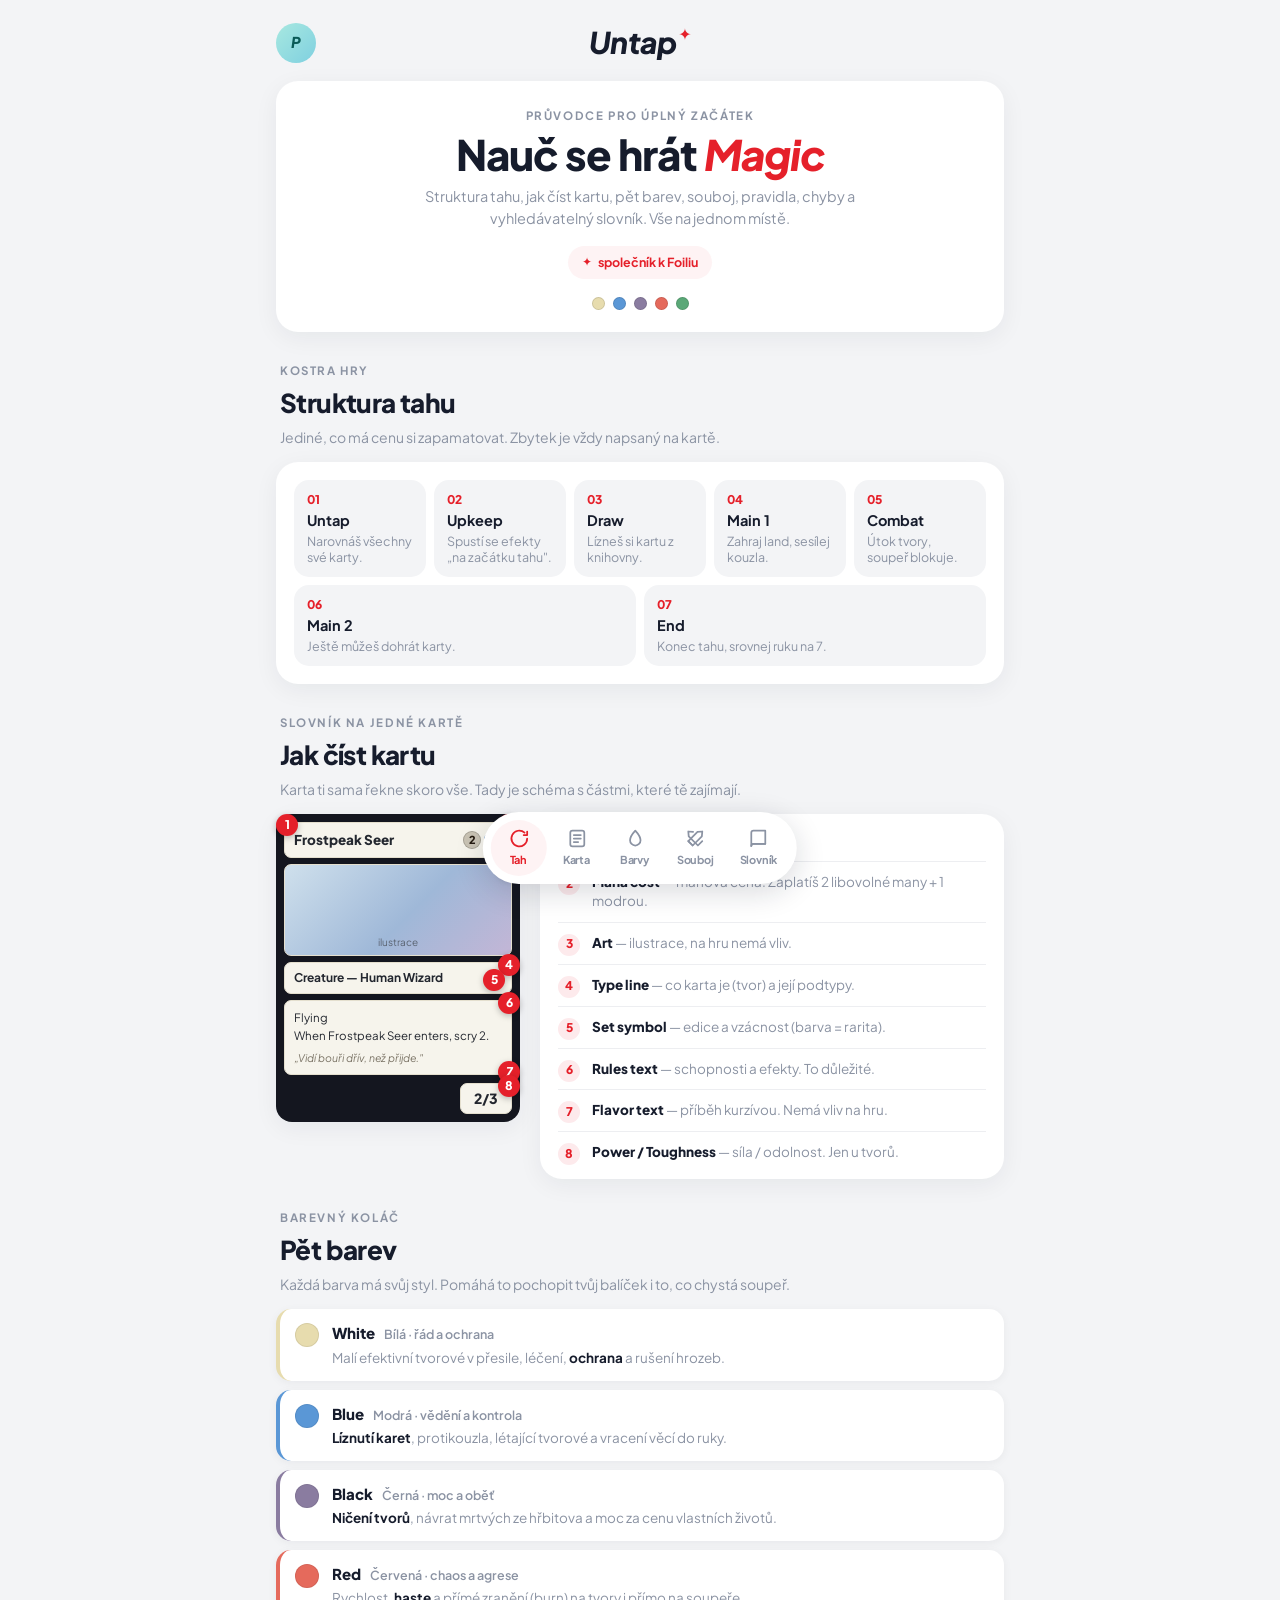
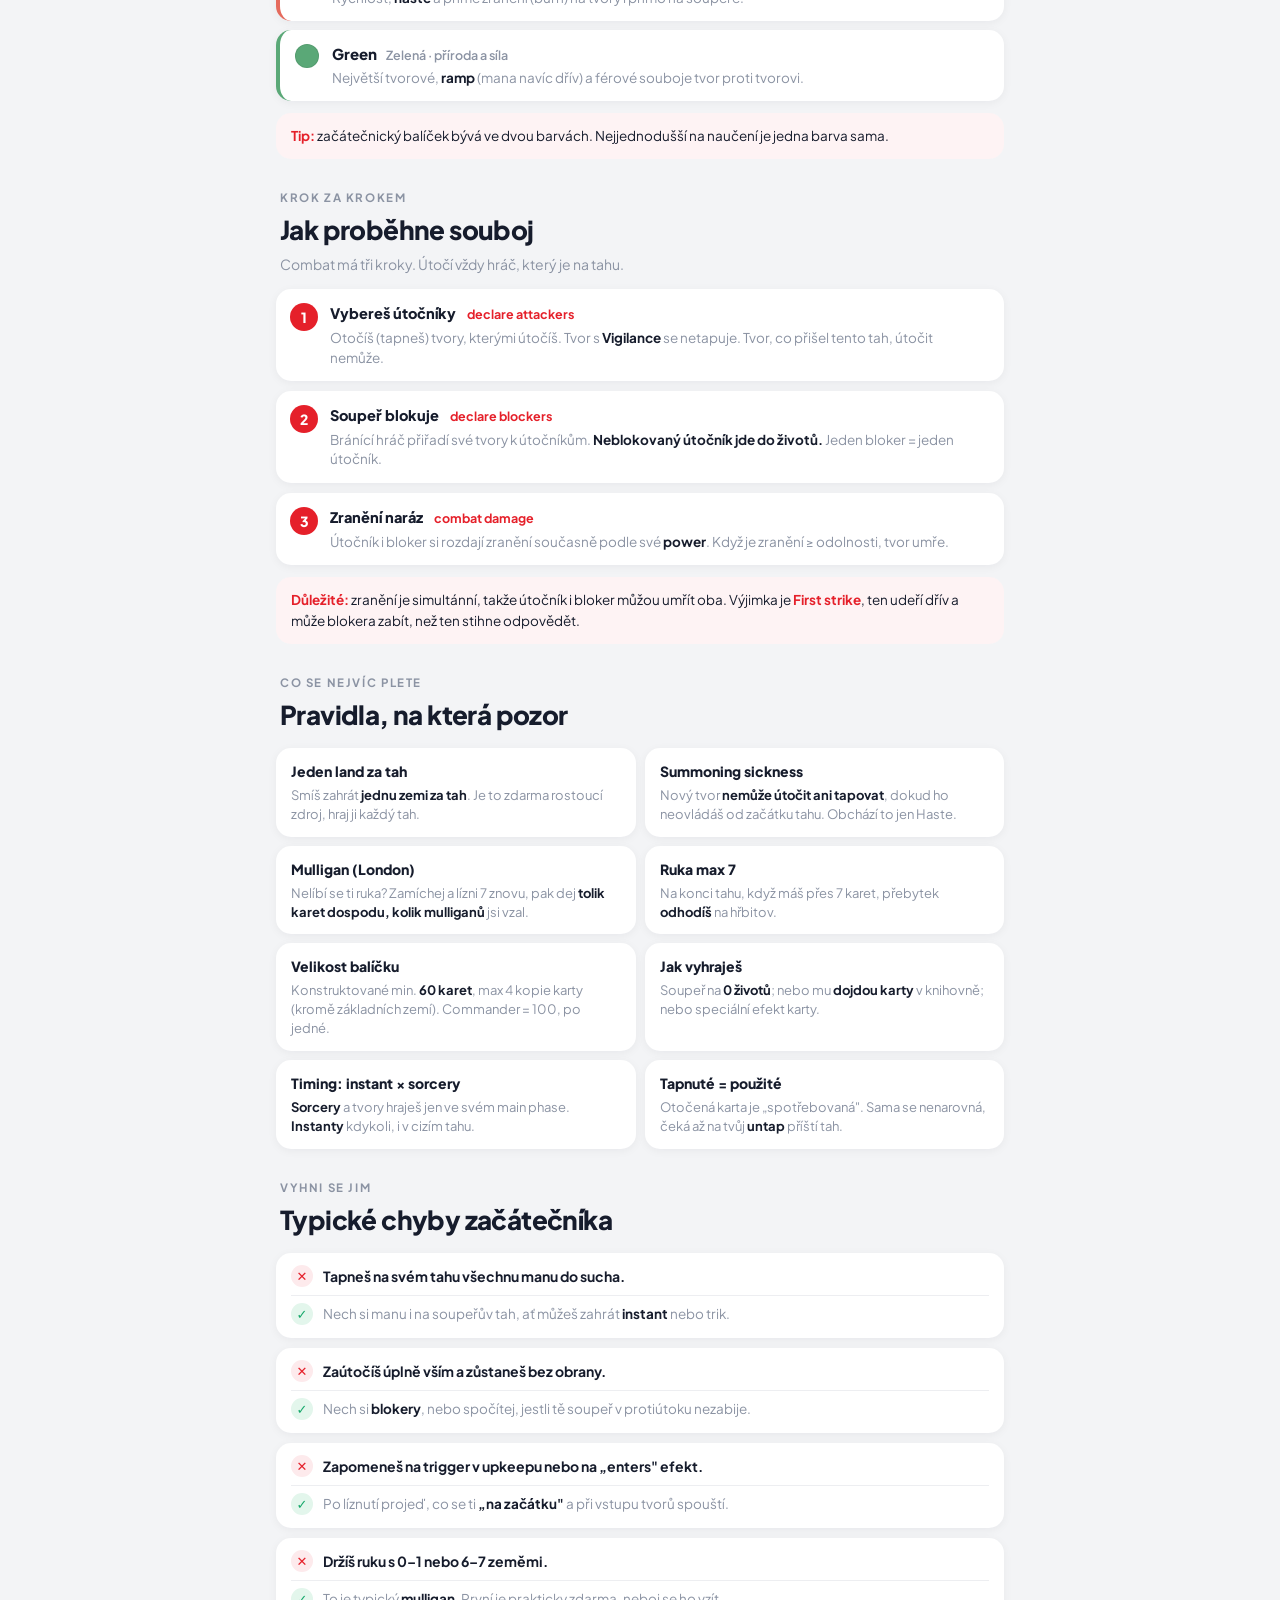
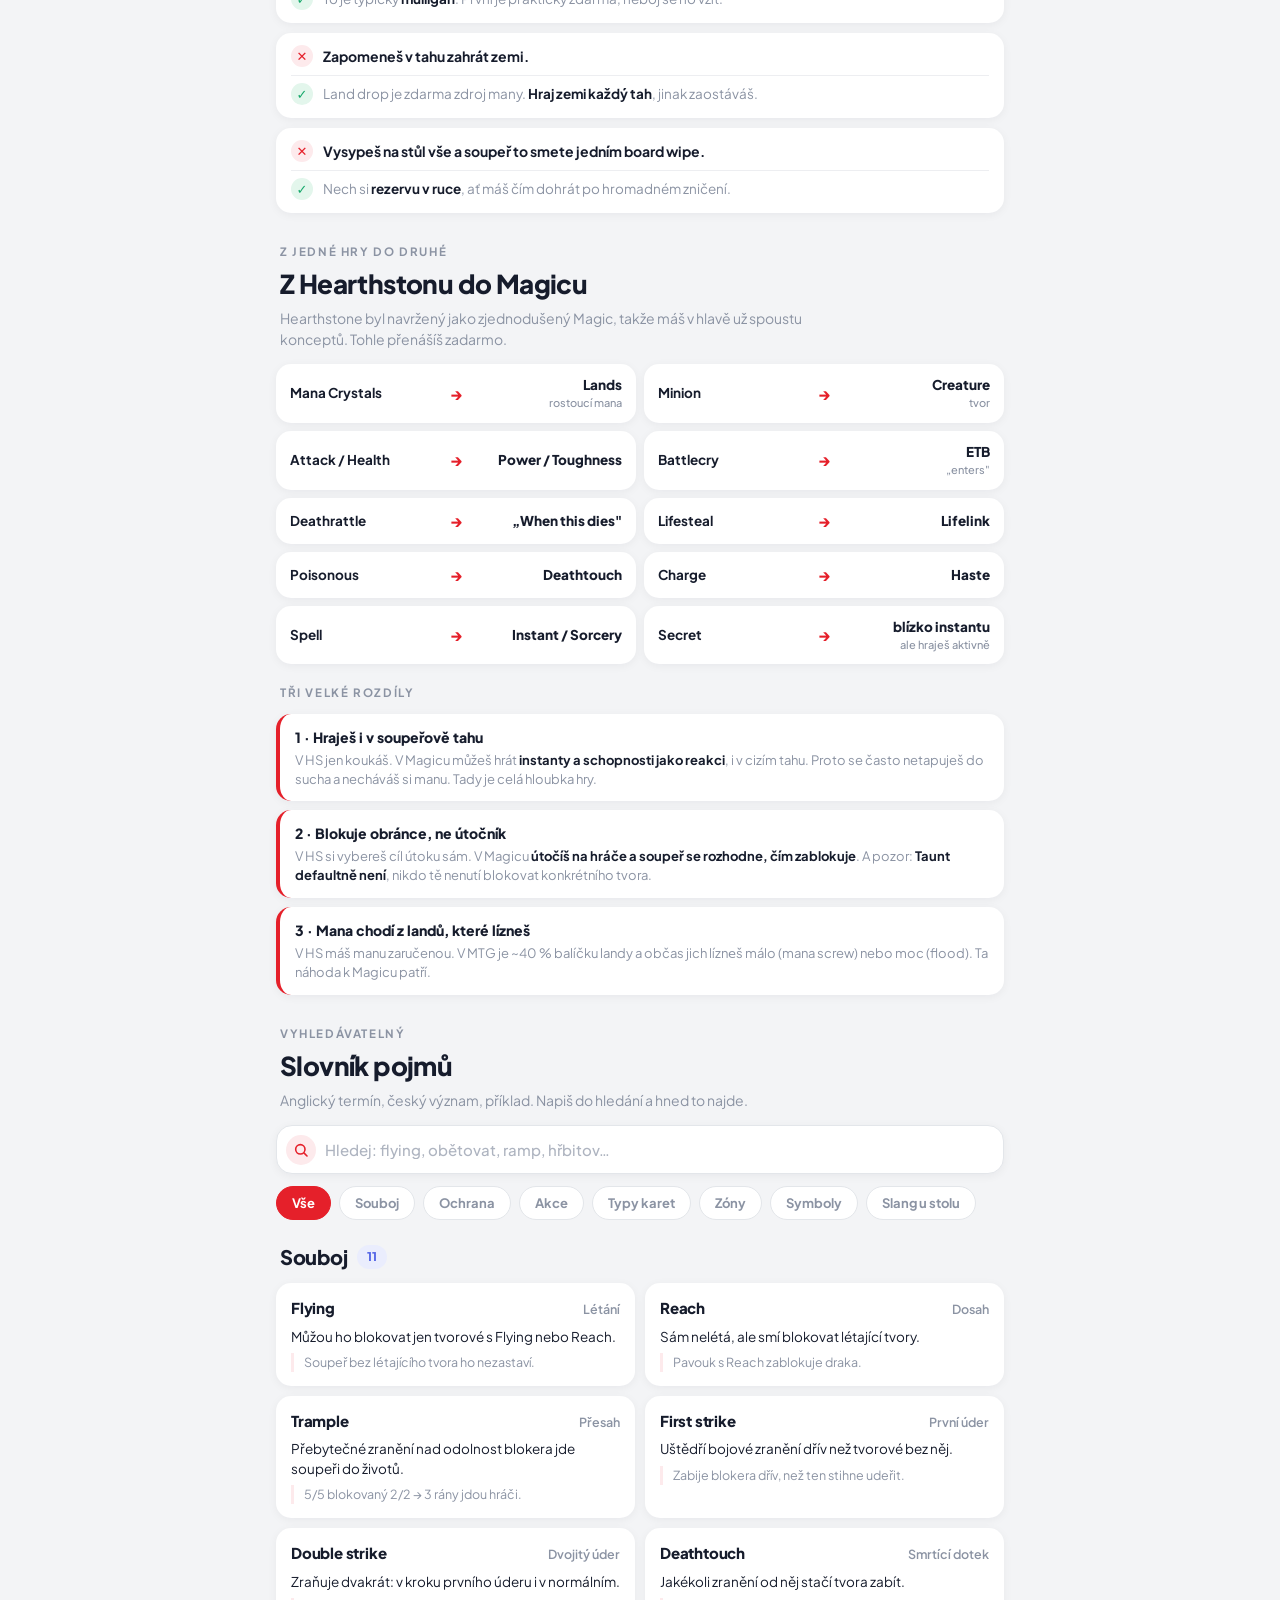
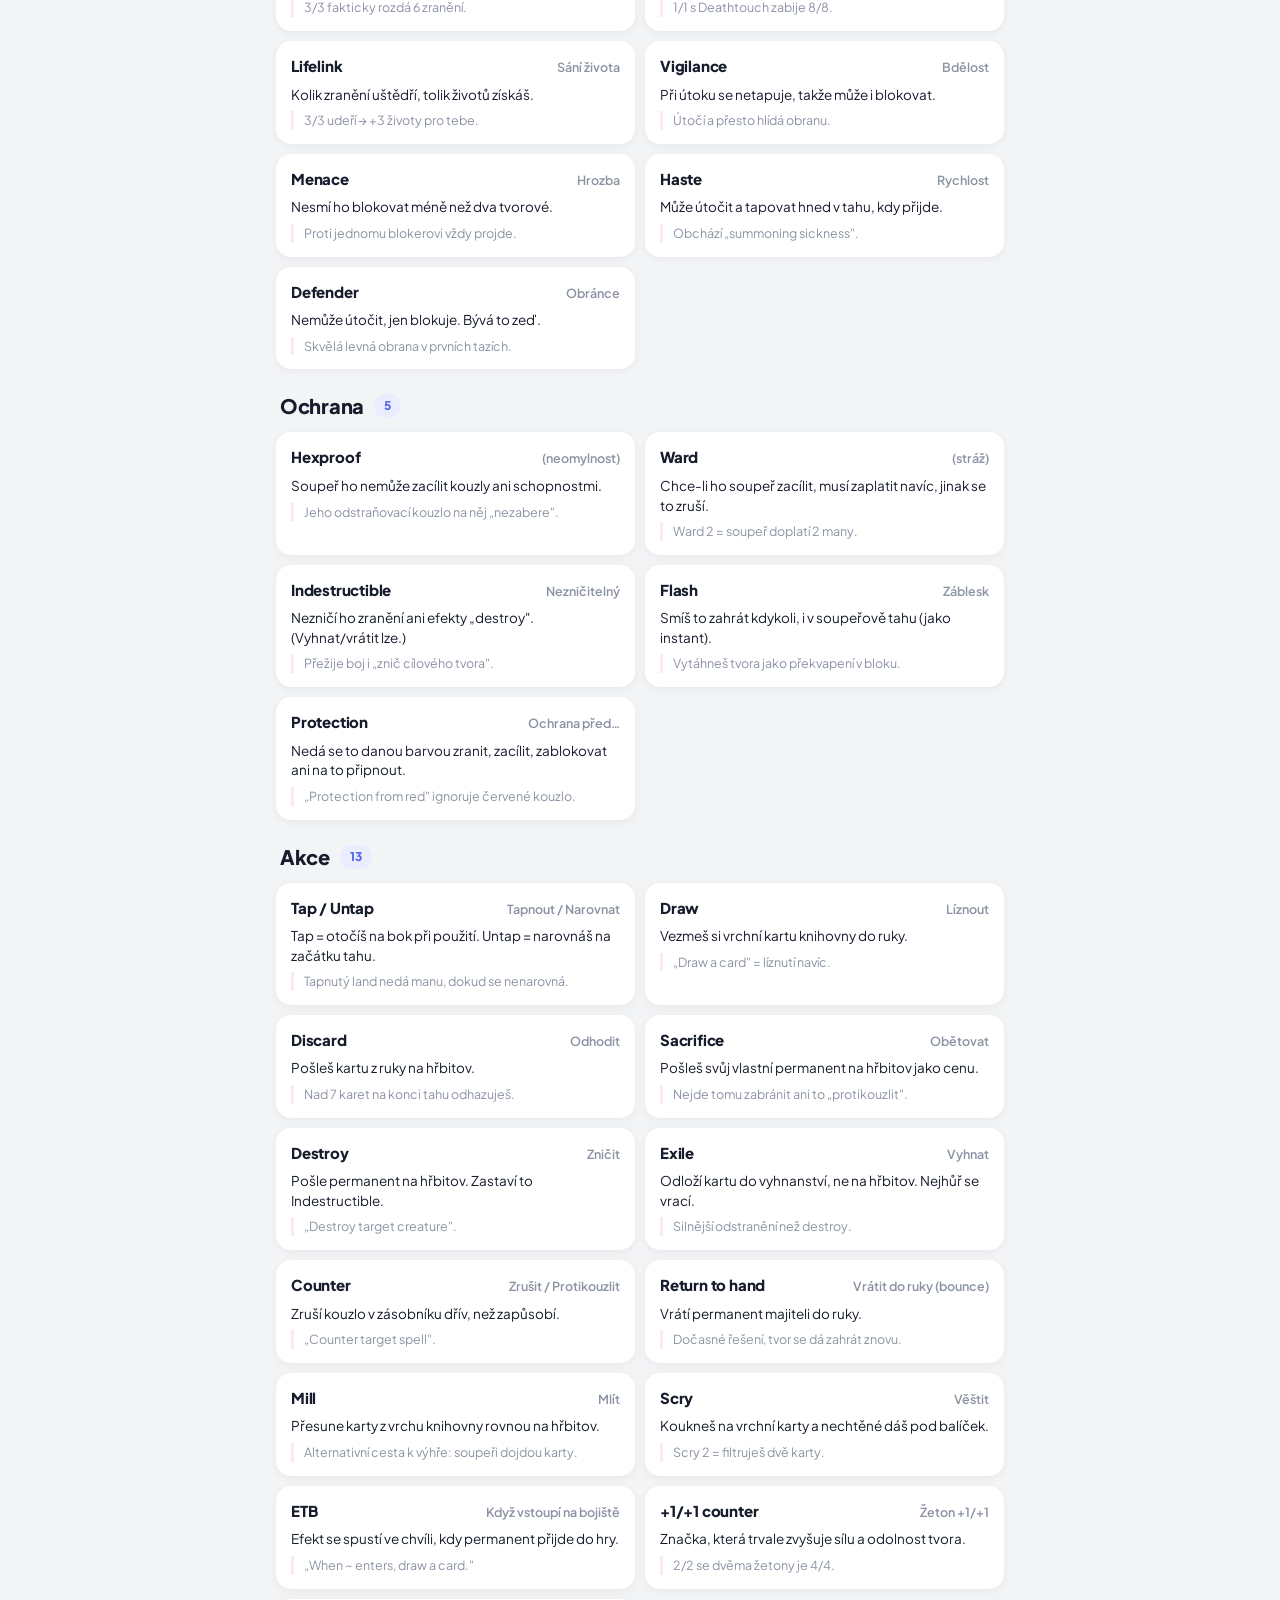
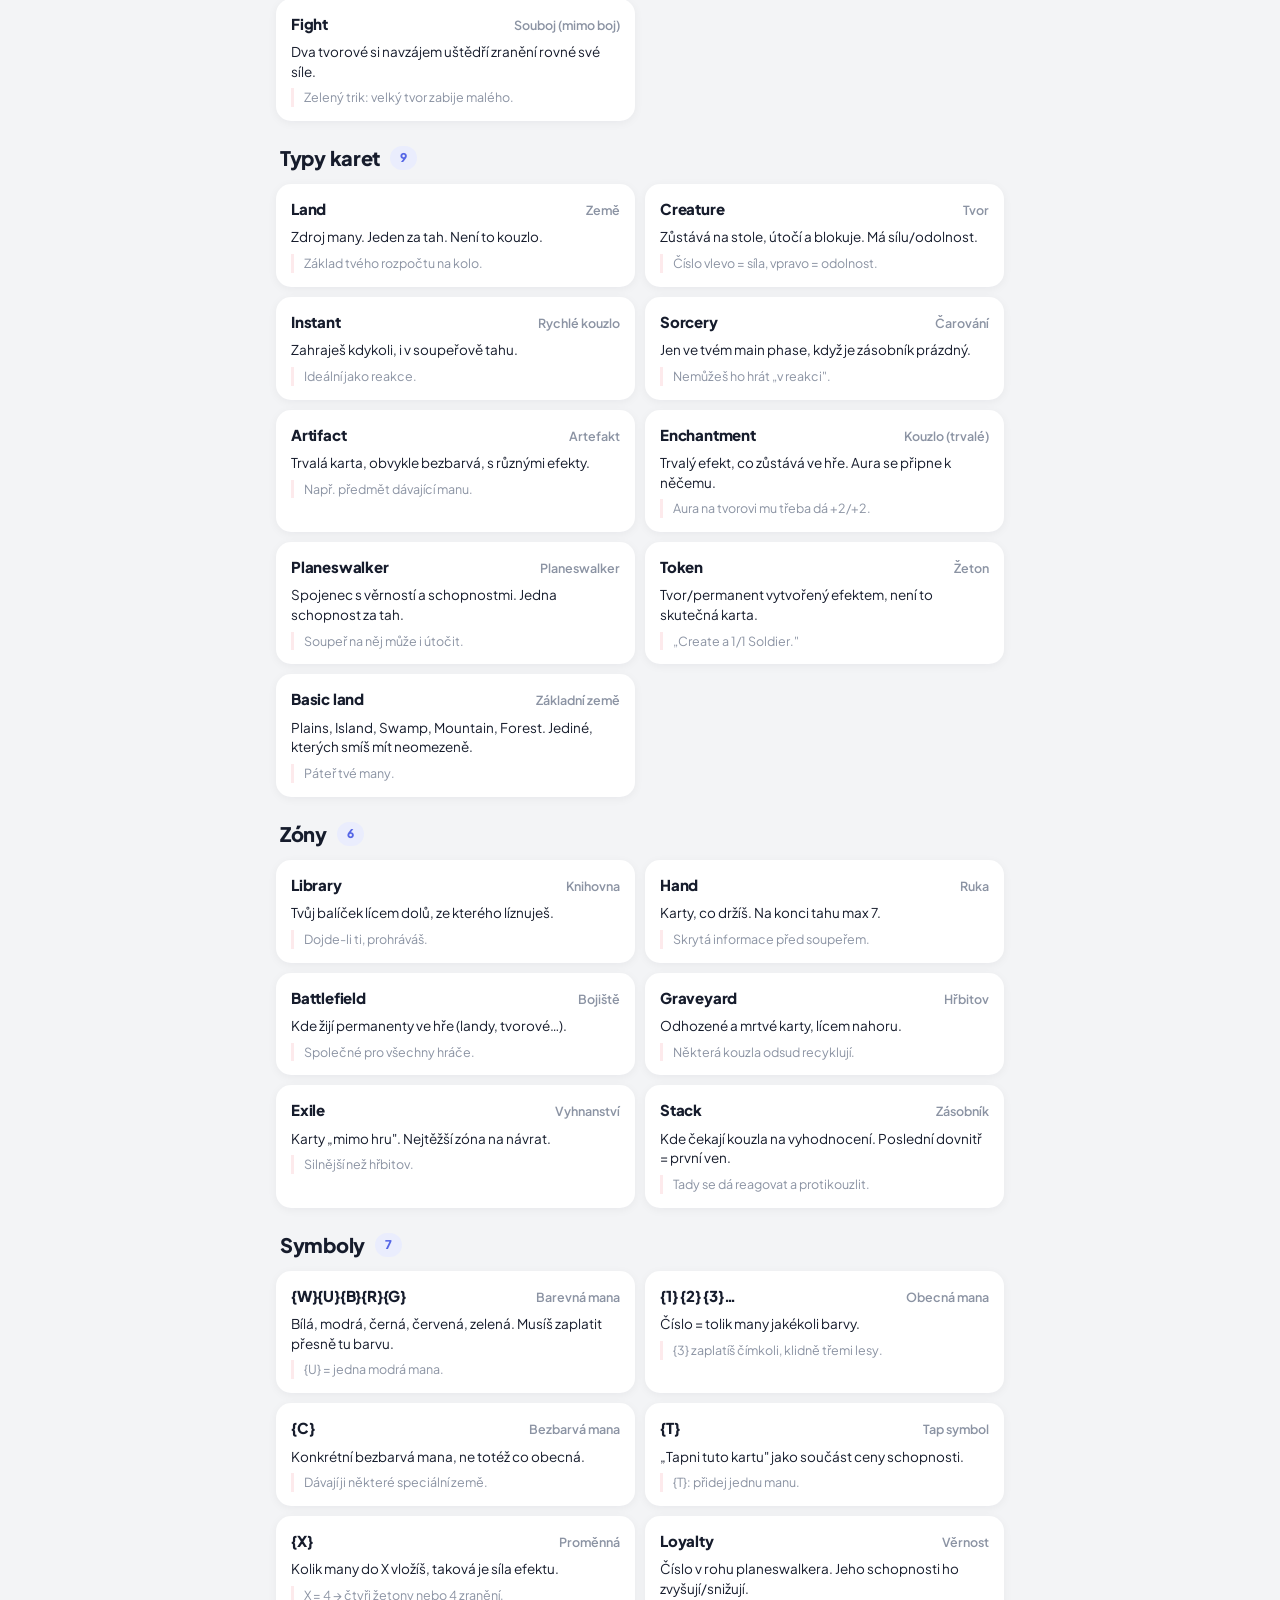
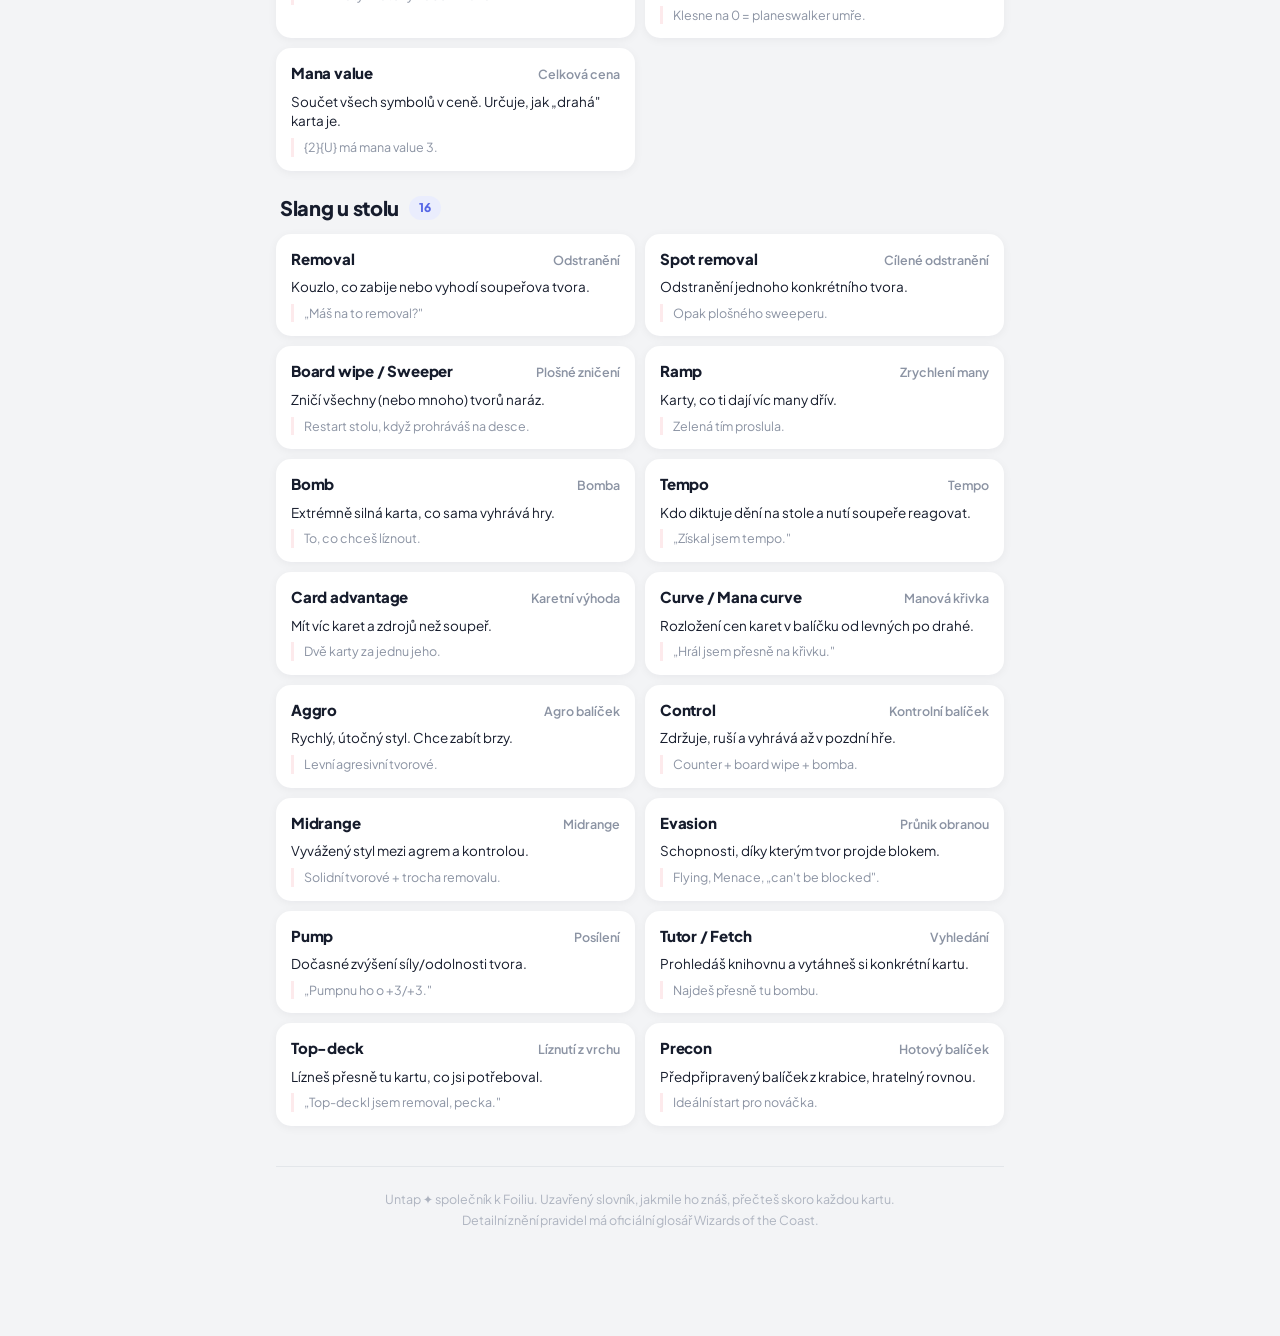
<file: untap-tahak.html>
<!DOCTYPE html>
<html lang="cs">
<head>
<meta charset="UTF-8">
<meta name="viewport" content="width=device-width, initial-scale=1.0">
<title>Untap — průvodce pro začátek s Magicem</title>
<link rel="preconnect" href="https://fonts.googleapis.com">
<link rel="preconnect" href="https://fonts.gstatic.com" crossorigin>
<link href="https://fonts.googleapis.com/css2?family=Plus+Jakarta+Sans:ital,wght@0,400;0,500;0,600;0,700;0,800;1,700;1,800&display=swap" rel="stylesheet">
<style>
  :root{
    --bg:#f3f4f6; --surface:#ffffff;
    --text:#161c2c; --muted:#8b93a3; --muted-2:#aeb4c0;
    --line:#edeef1; --line-2:#e3e6ea;
    --red:#e5202a; --red-soft:#fdeaec; --red-tint:#fef3f4;
    --green:#16a86a; --green-soft:#e3f6ec;
    --gold:#e5922a; --gold-soft:#fdf0e0;
    --blue:#5566e6; --blue-soft:#eaedfd;
    --w:#e7dcae; --u:#5a97d6; --b:#8a7ca0; --r:#e56a5c; --g:#5aa877;
    --radius:22px; --radius-sm:15px;
    --shadow:0 6px 24px rgba(20,26,44,.06); --shadow-sm:0 2px 10px rgba(20,26,44,.05);
  }
  *{box-sizing:border-box;margin:0;padding:0}
  html{-webkit-text-size-adjust:100%;scroll-behavior:smooth}
  body{background:var(--bg);color:var(--text);font-family:'Plus Jakarta Sans',system-ui,sans-serif;line-height:1.5;font-size:16px;padding-bottom:104px;-webkit-font-smoothing:antialiased}
  .wrap{max-width:760px;margin:0 auto;padding:0 16px}
  a{color:inherit;text-decoration:none}

  /* Top bar / logo */
  .topbar{display:flex;align-items:center;justify-content:center;padding:20px 0 8px;position:relative}
  .logo{font-weight:800;font-style:italic;font-size:30px;letter-spacing:-.5px;color:var(--text);display:inline-flex;align-items:flex-start;gap:2px}
  .logo .spark{color:var(--red);font-style:normal;font-size:16px;margin-top:2px}
  .avatar{position:absolute;left:0;width:40px;height:40px;border-radius:50%;background:linear-gradient(135deg,#a7e8e0,#7fd0e0);display:flex;align-items:center;justify-content:center;font-weight:800;color:#0a5b57;font-size:15px;font-style:italic}

  /* Hero card */
  .hero{background:var(--surface);border-radius:var(--radius);box-shadow:var(--shadow);padding:26px 22px 22px;text-align:center;margin-top:8px}
  .hero .kicker{font-size:11.5px;font-weight:700;letter-spacing:.14em;text-transform:uppercase;color:var(--muted)}
  .hero h1{font-weight:800;font-size:clamp(30px,8vw,42px);letter-spacing:-1px;margin-top:8px;line-height:1.05}
  .hero h1 em{font-style:italic;color:var(--red)}
  .hero p{color:var(--muted);font-size:14.5px;max-width:42ch;margin:10px auto 0}
  .companion{display:inline-flex;align-items:center;gap:6px;margin-top:16px;background:var(--red-tint);color:var(--red);font-weight:700;font-size:12.5px;padding:7px 14px;border-radius:999px}
  .companion .spark{font-size:12px}
  .pips{display:flex;gap:8px;justify-content:center;margin-top:18px}
  .pip{width:13px;height:13px;border-radius:50%;box-shadow:inset 0 0 0 1px rgba(0,0,0,.12)}
  .pip.w{background:var(--w)} .pip.u{background:var(--u)} .pip.b{background:var(--b)} .pip.r{background:var(--r)} .pip.g{background:var(--g)}

  /* Section shell */
  .block{margin-top:30px;scroll-margin-top:16px}
  .eyebrow{font-size:11.5px;font-weight:700;letter-spacing:.14em;text-transform:uppercase;color:var(--muted);padding-left:4px}
  .block>h2{font-weight:800;font-size:26px;letter-spacing:-.6px;margin-top:4px;padding-left:4px}
  .lead{color:var(--muted);font-size:14px;margin-top:5px;padding-left:4px;max-width:58ch}
  .panel{background:var(--surface);border-radius:var(--radius);box-shadow:var(--shadow);padding:18px;margin-top:14px}

  /* Turn flow */
  .flow{display:flex;flex-wrap:wrap;gap:8px}
  .step{flex:1 1 120px;background:var(--bg);border-radius:var(--radius-sm);padding:11px 13px}
  .step .n{font-weight:800;font-size:12px;color:var(--red)}
  .step .t{font-weight:700;font-size:14.5px;margin:1px 0}
  .step .d{font-size:12.5px;color:var(--muted);line-height:1.35}

  /* Card anatomy */
  .anat{display:flex;gap:20px;flex-wrap:wrap;align-items:flex-start;margin-top:14px}
  .mtgcard{flex:0 0 244px;max-width:100%;background:#14161f;padding:8px;border-radius:16px;box-shadow:var(--shadow)}
  .mc-reg{position:relative;background:#f6f4ec;border:1px solid #e4dfce;border-radius:7px;margin-bottom:6px;color:#23272f}
  .mc-badge{position:absolute;top:-9px;right:-9px;width:22px;height:22px;border-radius:50%;background:var(--red);color:#fff;font-weight:800;font-size:12px;display:flex;align-items:center;justify-content:center;z-index:2;box-shadow:0 2px 6px rgba(0,0,0,.25)}
  .mc-title{display:flex;justify-content:space-between;align-items:center;gap:6px;padding:7px 9px}
  .mc-name{font-weight:800;font-size:13.5px}
  .mc-cost{display:flex;gap:3px}
  .sym{width:18px;height:18px;border-radius:50%;font-weight:800;font-size:11px;display:inline-flex;align-items:center;justify-content:center;color:#241a10;box-shadow:inset 0 0 0 1px rgba(0,0,0,.18)}
  .sym.w{background:#eee4c4} .sym.u{background:var(--u);color:#fff} .sym.b{background:#4a4356;color:#fff} .sym.r{background:var(--r);color:#fff} .sym.g{background:var(--g);color:#fff} .sym.gen{background:#c9c3b4} .sym.c{background:#d7dde2}
  .mc-art{height:92px;background:linear-gradient(135deg,#cfe0ec,#9fb8d8 55%,#c3b6d6);border-radius:7px;display:flex;align-items:flex-end;justify-content:center;color:#5b6472;font-size:10px;padding-bottom:5px}
  .mc-type{display:flex;justify-content:space-between;align-items:center;padding:6px 9px;font-size:12px;font-weight:700}
  .mc-type .rar{width:15px;height:15px;border-radius:3px;background:linear-gradient(135deg,var(--gold),#b96f1e);transform:rotate(45deg)}
  .mc-text{padding:8px 9px;font-size:11.5px;line-height:1.5}
  .mc-text .fl{color:#7b7466;font-style:italic;margin-top:6px;font-size:10.5px}
  .mc-ptrow{display:flex;justify-content:flex-end;padding-top:2px}
  .mc-pt{position:relative;background:#f6f4ec;border:1px solid #e4dfce;border-radius:7px;padding:4px 13px;font-weight:800;font-size:14px;color:#23272f}
  .legend{flex:1 1 280px;min-width:230px;background:var(--surface);border-radius:var(--radius);box-shadow:var(--shadow);padding:6px 18px}
  .legend ol{list-style:none;counter-reset:l}
  .legend li{counter-increment:l;position:relative;padding:11px 0 11px 34px;border-bottom:1px solid var(--line);font-size:13.5px;line-height:1.4}
  .legend li:last-child{border-bottom:0}
  .legend li::before{content:counter(l);position:absolute;left:0;top:11px;width:22px;height:22px;border-radius:50%;background:var(--red-soft);color:var(--red);font-weight:800;font-size:12px;display:flex;align-items:center;justify-content:center}
  .legend b{color:var(--text);font-weight:800}
  .legend .czl{color:var(--muted)}

  /* Colors */
  .colors{display:grid;gap:9px;margin-top:14px}
  .clr{display:flex;gap:13px;align-items:flex-start;background:var(--surface);border-radius:var(--radius-sm);box-shadow:var(--shadow-sm);border-left:4px solid var(--ca);padding:13px 15px}
  .clr .dot{flex:0 0 24px;height:24px;border-radius:50%;background:var(--ca);margin-top:1px;box-shadow:inset 0 0 0 1px rgba(0,0,0,.08)}
  .clr .cn{font-weight:800;font-size:15px}
  .clr .cn span{color:var(--muted);font-weight:600;font-size:12.5px;margin-left:6px}
  .clr .cd{font-size:13.5px;color:var(--muted);margin-top:3px;line-height:1.45}
  .clr .cd b{color:var(--text);font-weight:700}

  /* Numbered steps (combat) */
  .steps3{display:grid;gap:10px;margin-top:14px}
  .s3{position:relative;background:var(--surface);border-radius:var(--radius-sm);box-shadow:var(--shadow-sm);padding:14px 16px 14px 54px}
  .s3 .num{position:absolute;left:14px;top:14px;width:28px;height:28px;border-radius:50%;background:var(--red);color:#fff;font-weight:800;display:flex;align-items:center;justify-content:center;font-size:14px}
  .s3 .st{font-weight:800;font-size:14.5px}
  .s3 .st span{color:var(--red);font-size:12.5px;font-weight:700;margin-left:8px}
  .s3 .sd{font-size:13.5px;color:var(--muted);margin-top:3px;line-height:1.45}
  .s3 .sd b{color:var(--text);font-weight:700}
  .callout{margin-top:12px;background:var(--red-tint);border-radius:var(--radius-sm);padding:13px 15px;font-size:13.5px;line-height:1.5}
  .callout b{color:var(--red)}
  .callout.blue{background:var(--blue-soft)} .callout.blue b{color:var(--blue)}

  /* Rules grid */
  .rules{display:grid;gap:9px;margin-top:14px}
  @media(min-width:600px){.rules{grid-template-columns:1fr 1fr}}
  .rule{background:var(--surface);border-radius:var(--radius-sm);box-shadow:var(--shadow-sm);padding:13px 15px}
  .rule .rt{font-weight:800;font-size:14px}
  .rule .rd{font-size:13px;color:var(--muted);margin-top:4px;line-height:1.45}
  .rule .rd b{color:var(--text);font-weight:700}

  /* Mistakes */
  .miss{display:grid;gap:10px;margin-top:14px}
  .miss .m{background:var(--surface);border-radius:var(--radius-sm);box-shadow:var(--shadow-sm);padding:13px 15px}
  .miss .bad,.miss .fix{display:flex;gap:10px;align-items:flex-start;font-size:13.5px;line-height:1.45}
  .miss .bad{font-weight:700;font-size:14px}
  .miss .fix{margin-top:8px;padding-top:8px;border-top:1px solid var(--line);color:var(--muted)}
  .miss .fix b{color:var(--text);font-weight:700}
  .tag{flex:0 0 auto;width:22px;height:22px;border-radius:50%;display:flex;align-items:center;justify-content:center;font-weight:800;font-size:13px;margin-top:-1px}
  .tag.x{background:var(--red-soft);color:var(--red)} .tag.c{background:var(--green-soft);color:var(--green)}

  /* HS -> MTG */
  .maps{display:grid;gap:8px;margin-top:14px}
  @media(min-width:600px){.maps{grid-template-columns:1fr 1fr}}
  .map{display:flex;align-items:center;gap:10px;background:var(--surface);border-radius:var(--radius-sm);box-shadow:var(--shadow-sm);padding:11px 14px}
  .map .hs{font-weight:700;font-size:13.5px;flex:1}
  .map .arrow{color:var(--red);font-weight:800;flex:0 0 auto}
  .map .mtg{font-weight:800;font-size:13.5px;flex:1;text-align:right}
  .map .mtg small{display:block;color:var(--muted);font-weight:500;font-size:11px}
  .diffs{margin-top:12px;display:grid;gap:9px}
  .diff{background:var(--surface);border-radius:var(--radius-sm);box-shadow:var(--shadow-sm);padding:13px 15px;border-left:4px solid var(--red)}
  .diff .dt{font-weight:800;font-size:14px}
  .diff .dd{font-size:13px;color:var(--muted);margin-top:3px;line-height:1.45}
  .diff .dd b{color:var(--text);font-weight:700}

  /* Glossary */
  .search{position:relative;margin-top:14px}
  .search input{width:100%;background:var(--surface);border:1px solid var(--line-2);color:var(--text);border-radius:16px;padding:14px 16px 14px 48px;font-family:inherit;font-size:15px;font-weight:500;outline:none;box-shadow:var(--shadow-sm);transition:border-color .15s,box-shadow .15s}
  .search input::placeholder{color:var(--muted-2)}
  .search input:focus{border-color:var(--red);box-shadow:0 0 0 3px var(--red-tint)}
  .search .ic{position:absolute;left:10px;top:50%;transform:translateY(-50%);width:30px;height:30px;border-radius:50%;background:var(--red-soft);display:flex;align-items:center;justify-content:center}
  .search .ic svg{stroke:var(--red)}
  .chips{display:flex;gap:8px;flex-wrap:wrap;margin-top:12px}
  .chip{background:var(--surface);border:1px solid var(--line-2);color:var(--muted);border-radius:999px;padding:8px 15px;font-family:inherit;font-size:13px;font-weight:700;cursor:pointer;transition:all .14s}
  .chip:hover{color:var(--text);border-color:var(--muted-2)}
  .chip.active{background:var(--red);border-color:var(--red);color:#fff}
  .chip:focus-visible{outline:2px solid var(--red);outline-offset:2px}
  .gsec{margin-top:22px}
  .gsec-head{display:flex;align-items:center;gap:10px;margin-bottom:11px;padding-left:4px}
  .gsec-head h3{font-weight:800;font-size:20px;letter-spacing:-.3px}
  .gsec-head .count{background:var(--blue-soft);color:var(--blue);font-weight:800;font-size:12px;padding:3px 10px;border-radius:999px}
  .grid{display:grid;gap:10px}
  @media(min-width:600px){.grid{grid-template-columns:1fr 1fr}}
  .card{background:var(--surface);border-radius:var(--radius-sm);box-shadow:var(--shadow-sm);padding:14px 15px}
  .card .top{display:flex;align-items:baseline;justify-content:space-between;gap:10px;flex-wrap:wrap}
  .term{font-weight:800;font-size:15px;letter-spacing:-.2px}
  .cz{font-size:12.5px;color:var(--muted);font-weight:600}
  .def{font-size:13.5px;margin-top:7px;line-height:1.45}
  .ex{font-size:12.5px;margin-top:7px;color:var(--muted);border-left:3px solid var(--red-soft);padding-left:10px}
  .empty{display:none;text-align:center;color:var(--muted);padding:40px 0;font-size:15px}
  .empty.show{display:block}

  footer{margin-top:40px;padding:22px 4px 0;border-top:1px solid var(--line-2);color:var(--muted-2);font-size:12.5px;text-align:center;line-height:1.7}

  /* Foilio-style floating bottom nav */
  .tabbar{position:fixed;left:50%;transform:translateX(-50%);bottom:16px;z-index:60;display:flex;gap:2px;background:var(--surface);border-radius:999px;box-shadow:0 8px 30px rgba(20,26,44,.16);padding:8px;max-width:calc(100% - 24px)}
  .tab{display:flex;flex-direction:column;align-items:center;gap:3px;padding:8px 12px;border-radius:999px;color:var(--muted);transition:all .15s;min-width:56px}
  .tab svg{width:21px;height:21px;stroke:currentColor;fill:none;stroke-width:2;stroke-linecap:round;stroke-linejoin:round}
  .tab span{font-size:11px;font-weight:700;letter-spacing:-.2px}
  .tab.active{color:var(--red);background:var(--red-tint)}

  @media(prefers-reduced-motion:reduce){*{transition:none!important;scroll-behavior:auto!important}}
</style>
</head>
<body>
<div class="wrap">

  <div class="topbar">
    <div class="avatar">P</div>
    <div class="logo">Untap<span class="spark">✦</span></div>
  </div>

  <div class="hero">
    <div class="kicker">Průvodce pro úplný začátek</div>
    <h1>Nauč se hrát <em>Magic</em></h1>
    <p>Struktura tahu, jak číst kartu, pět barev, souboj, pravidla, chyby a vyhledávatelný slovník. Vše na jednom místě.</p>
    <div class="companion"><span class="spark">✦</span> společník k Foiliu</div>
    <div class="pips" aria-hidden="true"><span class="pip w"></span><span class="pip u"></span><span class="pip b"></span><span class="pip r"></span><span class="pip g"></span></div>
  </div>

  <!-- TURN -->
  <section class="block" id="tah">
    <div class="eyebrow">Kostra hry</div>
    <h2>Struktura tahu</h2>
    <p class="lead">Jediné, co má cenu si zapamatovat. Zbytek je vždy napsaný na kartě.</p>
    <div class="panel">
      <div class="flow">
        <div class="step"><div class="n">01</div><div class="t">Untap</div><div class="d">Narovnáš všechny své karty.</div></div>
        <div class="step"><div class="n">02</div><div class="t">Upkeep</div><div class="d">Spustí se efekty „na začátku tahu".</div></div>
        <div class="step"><div class="n">03</div><div class="t">Draw</div><div class="d">Lízneš si kartu z knihovny.</div></div>
        <div class="step"><div class="n">04</div><div class="t">Main 1</div><div class="d">Zahraj land, sesílej kouzla.</div></div>
        <div class="step"><div class="n">05</div><div class="t">Combat</div><div class="d">Útok tvory, soupeř blokuje.</div></div>
        <div class="step"><div class="n">06</div><div class="t">Main 2</div><div class="d">Ještě můžeš dohrát karty.</div></div>
        <div class="step"><div class="n">07</div><div class="t">End</div><div class="d">Konec tahu, srovnej ruku na 7.</div></div>
      </div>
    </div>
  </section>

  <!-- CARD ANATOMY -->
  <section class="block" id="karta">
    <div class="eyebrow">Slovník na jedné kartě</div>
    <h2>Jak číst kartu</h2>
    <p class="lead">Karta ti sama řekne skoro vše. Tady je schéma s částmi, které tě zajímají.</p>
    <div class="anat">
      <div class="mtgcard" aria-label="Schéma karty">
        <div class="mc-reg mc-title"><span class="mc-badge" style="right:auto;left:-9px">1</span><span class="mc-name">Frostpeak Seer</span><span class="mc-cost"><span class="mc-badge">2</span><span class="sym gen">2</span><span class="sym u">U</span></span></div>
        <div class="mc-reg mc-art"><span class="mc-badge">3</span>ilustrace</div>
        <div class="mc-reg mc-type"><span class="mc-badge">4</span><span>Creature — Human Wizard</span><span class="rar" title="symbol edice"></span><span class="mc-badge" style="top:6px;right:6px">5</span></div>
        <div class="mc-reg mc-text"><span class="mc-badge">6</span>Flying<br>When Frostpeak Seer enters, scry 2.<div class="fl">„Vidí bouři dřív, než přijde." <span class="mc-badge" style="top:auto;bottom:-9px">7</span></div></div>
        <div class="mc-ptrow"><span class="mc-pt">2/3<span class="mc-badge">8</span></span></div>
      </div>
      <div class="legend">
        <ol>
          <li><b>Name</b> <span class="czl">— jméno karty.</span></li>
          <li><b>Mana cost</b> <span class="czl">— manová cena. Zaplatíš 2 libovolné many + 1 modrou.</span></li>
          <li><b>Art</b> <span class="czl">— ilustrace, na hru nemá vliv.</span></li>
          <li><b>Type line</b> <span class="czl">— co karta je (tvor) a její podtypy.</span></li>
          <li><b>Set symbol</b> <span class="czl">— edice a vzácnost (barva = rarita).</span></li>
          <li><b>Rules text</b> <span class="czl">— schopnosti a efekty. To důležité.</span></li>
          <li><b>Flavor text</b> <span class="czl">— příběh kurzívou. Nemá vliv na hru.</span></li>
          <li><b>Power / Toughness</b> <span class="czl">— síla / odolnost. Jen u tvorů.</span></li>
        </ol>
      </div>
    </div>
  </section>

  <!-- COLORS -->
  <section class="block" id="barvy">
    <div class="eyebrow">Barevný koláč</div>
    <h2>Pět barev</h2>
    <p class="lead">Každá barva má svůj styl. Pomáhá to pochopit tvůj balíček i to, co chystá soupeř.</p>
    <div class="colors">
      <div class="clr" style="--ca:var(--w)"><span class="dot"></span><div><div class="cn">White <span>Bílá · řád a ochrana</span></div><div class="cd">Malí efektivní tvorové v přesile, léčení, <b>ochrana</b> a rušení hrozeb.</div></div></div>
      <div class="clr" style="--ca:var(--u)"><span class="dot"></span><div><div class="cn">Blue <span>Modrá · vědění a kontrola</span></div><div class="cd"><b>Líznutí karet</b>, protikouzla, létající tvorové a vracení věcí do ruky.</div></div></div>
      <div class="clr" style="--ca:var(--b)"><span class="dot"></span><div><div class="cn">Black <span>Černá · moc a oběť</span></div><div class="cd"><b>Ničení tvorů</b>, návrat mrtvých ze hřbitova a moc za cenu vlastních životů.</div></div></div>
      <div class="clr" style="--ca:var(--r)"><span class="dot"></span><div><div class="cn">Red <span>Červená · chaos a agrese</span></div><div class="cd">Rychlost, <b>haste</b> a přímé zranění (burn) na tvory i přímo na soupeře.</div></div></div>
      <div class="clr" style="--ca:var(--g)"><span class="dot"></span><div><div class="cn">Green <span>Zelená · příroda a síla</span></div><div class="cd">Největší tvorové, <b>ramp</b> (mana navíc dřív) a férové souboje tvor proti tvorovi.</div></div></div>
    </div>
    <div class="callout"><b>Tip:</b> začátečnický balíček bývá ve dvou barvách. Nejjednodušší na naučení je jedna barva sama.</div>
  </section>

  <!-- COMBAT -->
  <section class="block" id="souboj">
    <div class="eyebrow">Krok za krokem</div>
    <h2>Jak proběhne souboj</h2>
    <p class="lead">Combat má tři kroky. Útočí vždy hráč, který je na tahu.</p>
    <div class="steps3">
      <div class="s3"><div class="num">1</div><div class="st">Vybereš útočníky <span>declare attackers</span></div><div class="sd">Otočíš (tapneš) tvory, kterými útočíš. Tvor s <b>Vigilance</b> se netapuje. Tvor, co přišel tento tah, útočit nemůže.</div></div>
      <div class="s3"><div class="num">2</div><div class="st">Soupeř blokuje <span>declare blockers</span></div><div class="sd">Bránící hráč přiřadí své tvory k útočníkům. <b>Neblokovaný útočník jde do životů.</b> Jeden bloker = jeden útočník.</div></div>
      <div class="s3"><div class="num">3</div><div class="st">Zranění naráz <span>combat damage</span></div><div class="sd">Útočník i bloker si rozdají zranění současně podle své <b>power</b>. Když je zranění ≥ odolnosti, tvor umře.</div></div>
    </div>
    <div class="callout"><b>Důležité:</b> zranění je simultánní, takže útočník i bloker můžou umřít oba. Výjimka je <b>First strike</b>, ten udeří dřív a může blokera zabít, než ten stihne odpovědět.</div>
  </section>

  <!-- RULES -->
  <section class="block" id="pravidla">
    <div class="eyebrow">Co se nejvíc plete</div>
    <h2>Pravidla, na která pozor</h2>
    <div class="rules">
      <div class="rule"><div class="rt">Jeden land za tah</div><div class="rd">Smíš zahrát <b>jednu zemi za tah</b>. Je to zdarma rostoucí zdroj, hraj ji každý tah.</div></div>
      <div class="rule"><div class="rt">Summoning sickness</div><div class="rd">Nový tvor <b>nemůže útočit ani tapovat</b>, dokud ho neovládáš od začátku tahu. Obchází to jen Haste.</div></div>
      <div class="rule"><div class="rt">Mulligan (London)</div><div class="rd">Nelíbí se ti ruka? Zamíchej a lízni 7 znovu, pak dej <b>tolik karet dospodu, kolik mulliganů</b> jsi vzal.</div></div>
      <div class="rule"><div class="rt">Ruka max 7</div><div class="rd">Na konci tahu, když máš přes 7 karet, přebytek <b>odhodíš</b> na hřbitov.</div></div>
      <div class="rule"><div class="rt">Velikost balíčku</div><div class="rd">Konstruktované min. <b>60 karet</b>, max 4 kopie karty (kromě základních zemí). Commander = 100, po jedné.</div></div>
      <div class="rule"><div class="rt">Jak vyhraješ</div><div class="rd">Soupeř na <b>0 životů</b>; nebo mu <b>dojdou karty</b> v knihovně; nebo speciální efekt karty.</div></div>
      <div class="rule"><div class="rt">Timing: instant × sorcery</div><div class="rd"><b>Sorcery</b> a tvory hraješ jen ve svém main phase. <b>Instanty</b> kdykoli, i v cizím tahu.</div></div>
      <div class="rule"><div class="rt">Tapnuté = použité</div><div class="rd">Otočená karta je „spotřebovaná". Sama se nenarovná, čeká až na tvůj <b>untap</b> příští tah.</div></div>
    </div>
  </section>

  <!-- MISTAKES -->
  <section class="block" id="chyby">
    <div class="eyebrow">Vyhni se jim</div>
    <h2>Typické chyby začátečníka</h2>
    <div class="miss">
      <div class="m"><div class="bad"><span class="tag x">✕</span><span>Tapneš na svém tahu všechnu manu do sucha.</span></div><div class="fix"><span class="tag c">✓</span><span>Nech si manu i na soupeřův tah, ať můžeš zahrát <b>instant</b> nebo trik.</span></div></div>
      <div class="m"><div class="bad"><span class="tag x">✕</span><span>Zaútočíš úplně vším a zůstaneš bez obrany.</span></div><div class="fix"><span class="tag c">✓</span><span>Nech si <b>blokery</b>, nebo spočítej, jestli tě soupeř v protiútoku nezabije.</span></div></div>
      <div class="m"><div class="bad"><span class="tag x">✕</span><span>Zapomeneš na trigger v upkeepu nebo na „enters" efekt.</span></div><div class="fix"><span class="tag c">✓</span><span>Po líznutí projeď, co se ti <b>„na začátku"</b> a při vstupu tvorů spouští.</span></div></div>
      <div class="m"><div class="bad"><span class="tag x">✕</span><span>Držíš ruku s 0–1 nebo 6–7 zeměmi.</span></div><div class="fix"><span class="tag c">✓</span><span>To je typický <b>mulligan</b>. První je prakticky zdarma, neboj se ho vzít.</span></div></div>
      <div class="m"><div class="bad"><span class="tag x">✕</span><span>Zapomeneš v tahu zahrát zemi.</span></div><div class="fix"><span class="tag c">✓</span><span>Land drop je zdarma zdroj many. <b>Hraj zemi každý tah</b>, jinak zaostáváš.</span></div></div>
      <div class="m"><div class="bad"><span class="tag x">✕</span><span>Vysypeš na stůl vše a soupeř to smete jedním board wipe.</span></div><div class="fix"><span class="tag c">✓</span><span>Nech si <b>rezervu v ruce</b>, ať máš čím dohrát po hromadném zničení.</span></div></div>
    </div>
  </section>

  <!-- HEARTHSTONE -->
  <section class="block" id="hs">
    <div class="eyebrow">Z jedné hry do druhé</div>
    <h2>Z Hearthstonu do Magicu</h2>
    <p class="lead">Hearthstone byl navržený jako zjednodušený Magic, takže máš v hlavě už spoustu konceptů. Tohle přenášíš zadarmo.</p>
    <div class="maps">
      <div class="map"><span class="hs">Mana Crystals</span><span class="arrow">→</span><span class="mtg">Lands<small>rostoucí mana</small></span></div>
      <div class="map"><span class="hs">Minion</span><span class="arrow">→</span><span class="mtg">Creature<small>tvor</small></span></div>
      <div class="map"><span class="hs">Attack / Health</span><span class="arrow">→</span><span class="mtg">Power / Toughness</span></div>
      <div class="map"><span class="hs">Battlecry</span><span class="arrow">→</span><span class="mtg">ETB<small>„enters"</small></span></div>
      <div class="map"><span class="hs">Deathrattle</span><span class="arrow">→</span><span class="mtg">„When this dies"</span></div>
      <div class="map"><span class="hs">Lifesteal</span><span class="arrow">→</span><span class="mtg">Lifelink</span></div>
      <div class="map"><span class="hs">Poisonous</span><span class="arrow">→</span><span class="mtg">Deathtouch</span></div>
      <div class="map"><span class="hs">Charge</span><span class="arrow">→</span><span class="mtg">Haste</span></div>
      <div class="map"><span class="hs">Spell</span><span class="arrow">→</span><span class="mtg">Instant / Sorcery</span></div>
      <div class="map"><span class="hs">Secret</span><span class="arrow">→</span><span class="mtg">blízko instantu<small>ale hraješ aktivně</small></span></div>
    </div>
    <div class="eyebrow" style="margin-top:20px">Tři velké rozdíly</div>
    <div class="diffs">
      <div class="diff"><div class="dt">1 · Hraješ i v soupeřově tahu</div><div class="dd">V HS jen koukáš. V Magicu můžeš hrát <b>instanty a schopnosti jako reakci</b>, i v cizím tahu. Proto se často netapuješ do sucha a necháváš si manu. Tady je celá hloubka hry.</div></div>
      <div class="diff"><div class="dt">2 · Blokuje obránce, ne útočník</div><div class="dd">V HS si vybereš cíl útoku sám. V Magicu <b>útočíš na hráče a soupeř se rozhodne, čím zablokuje</b>. A pozor: <b>Taunt defaultně není</b>, nikdo tě nenutí blokovat konkrétního tvora.</div></div>
      <div class="diff"><div class="dt">3 · Mana chodí z landů, které lízneš</div><div class="dd">V HS máš manu zaručenou. V MTG je ~40 % balíčku landy a občas jich líznеš málo (mana screw) nebo moc (flood). Ta náhoda k Magicu patří.</div></div>
    </div>
  </section>

  <!-- GLOSSARY -->
  <section class="block" id="slovnik">
    <div class="eyebrow">Vyhledávatelný</div>
    <h2>Slovník pojmů</h2>
    <p class="lead">Anglický termín, český význam, příklad. Napiš do hledání a hned to najde.</p>
    <div class="search">
      <span class="ic"><svg width="16" height="16" viewBox="0 0 24 24" fill="none" stroke-width="2.4" stroke-linecap="round"><circle cx="11" cy="11" r="7"/><path d="m21 21-4.3-4.3"/></svg></span>
      <input id="q" type="text" placeholder="Hledej: flying, obětovat, ramp, hřbitov…" autocomplete="off" aria-label="Hledat pojem">
    </div>
    <div class="chips" id="chips"></div>
    <div id="content"></div>
    <div class="empty" id="empty">Nic takového v taháku není. Zkus jiné slovo.</div>
  </section>

  <footer>
    Untap ✦ společník k Foiliu. Uzavřený slovník, jakmile ho znáš, přečteš skoro každou kartu.<br>
    Detailní znění pravidel má oficiální glosář Wizards of the Coast.
  </footer>
</div>

<nav class="tabbar" aria-label="Rychlá navigace">
  <a class="tab" href="#tah" data-t="tah"><svg viewBox="0 0 24 24"><path d="M21 12a9 9 0 1 1-3-6.7"/><path d="M21 4v4h-4"/></svg><span>Tah</span></a>
  <a class="tab" href="#karta" data-t="karta"><svg viewBox="0 0 24 24"><rect x="4" y="3" width="16" height="18" rx="2.5"/><path d="M8 8h8M8 12h8M8 16h5"/></svg><span>Karta</span></a>
  <a class="tab" href="#barvy" data-t="barvy"><svg viewBox="0 0 24 24"><path d="M12 3s6 6.5 6 11a6 6 0 0 1-12 0c0-4.5 6-11 6-11Z"/></svg><span>Barvy</span></a>
  <a class="tab" href="#souboj" data-t="souboj"><svg viewBox="0 0 24 24"><path d="M14.5 4.5 20 4l-.5 5.5L9 20l-5-5 10.5-10.5Z"/><path d="m4 15 5 5"/><path d="M9.5 4.5 4 4l.5 5.5L15 20l5-5"/></svg><span>Souboj</span></a>
  <a class="tab" href="#slovnik" data-t="slovnik"><svg viewBox="0 0 24 24"><path d="M4 5.5A2.5 2.5 0 0 1 6.5 3H20v15H6.5A2.5 2.5 0 0 0 4 20.5Z"/><path d="M4 20.5A2.5 2.5 0 0 1 6.5 18H20"/></svg><span>Slovník</span></a>
</nav>

<script>
const DATA = [
  {cat:'souboj', label:'Souboj', items:[
    {t:'Flying', cz:'Létání', d:'Můžou ho blokovat jen tvorové s Flying nebo Reach.', ex:'Soupeř bez létajícího tvora ho nezastaví.'},
    {t:'Reach', cz:'Dosah', d:'Sám nelétá, ale smí blokovat létající tvory.', ex:'Pavouk s Reach zablokuje draka.'},
    {t:'Trample', cz:'Přesah', d:'Přebytečné zranění nad odolnost blokera jde soupeři do životů.', ex:'5/5 blokovaný 2/2 → 3 rány jdou hráči.'},
    {t:'First strike', cz:'První úder', d:'Uštědří bojové zranění dřív než tvorové bez něj.', ex:'Zabije blokera dřív, než ten stihne udeřit.'},
    {t:'Double strike', cz:'Dvojitý úder', d:'Zraňuje dvakrát: v kroku prvního úderu i v normálním.', ex:'3/3 fakticky rozdá 6 zranění.'},
    {t:'Deathtouch', cz:'Smrtící dotek', d:'Jakékoli zranění od něj stačí tvora zabít.', ex:'1/1 s Deathtouch zabije 8/8.'},
    {t:'Lifelink', cz:'Sání života', d:'Kolik zranění uštědří, tolik životů získáš.', ex:'3/3 udeří → +3 životy pro tebe.'},
    {t:'Vigilance', cz:'Bdělost', d:'Při útoku se netapuje, takže může i blokovat.', ex:'Útočí a přesto hlídá obranu.'},
    {t:'Menace', cz:'Hrozba', d:'Nesmí ho blokovat méně než dva tvorové.', ex:'Proti jednomu blokerovi vždy projde.'},
    {t:'Haste', cz:'Rychlost', d:'Může útočit a tapovat hned v tahu, kdy přijde.', ex:'Obchází „summoning sickness".'},
    {t:'Defender', cz:'Obránce', d:'Nemůže útočit, jen blokuje. Bývá to zeď.', ex:'Skvělá levná obrana v prvních tazích.'},
  ]},
  {cat:'ochrana', label:'Ochrana', items:[
    {t:'Hexproof', cz:'(neomylnost)', d:'Soupeř ho nemůže zacílit kouzly ani schopnostmi.', ex:'Jeho odstraňovací kouzlo na něj „nezabere".'},
    {t:'Ward', cz:'(stráž)', d:'Chce-li ho soupeř zacílit, musí zaplatit navíc, jinak se to zruší.', ex:'Ward 2 = soupeř doplatí 2 many.'},
    {t:'Indestructible', cz:'Nezničitelný', d:'Nezničí ho zranění ani efekty „destroy". (Vyhnat/vrátit lze.)', ex:'Přežije boj i „znič cílového tvora".'},
    {t:'Flash', cz:'Záblesk', d:'Smíš to zahrát kdykoli, i v soupeřově tahu (jako instant).', ex:'Vytáhneš tvora jako překvapení v bloku.'},
    {t:'Protection', cz:'Ochrana před…', d:'Nedá se to danou barvou zranit, zacílit, zablokovat ani na to připnout.', ex:'„Protection from red" ignoruje červené kouzlo.'},
  ]},
  {cat:'akce', label:'Akce', items:[
    {t:'Tap / Untap', cz:'Tapnout / Narovnat', d:'Tap = otočíš na bok při použití. Untap = narovnáš na začátku tahu.', ex:'Tapnutý land nedá manu, dokud se nenarovná.'},
    {t:'Draw', cz:'Líznout', d:'Vezmeš si vrchní kartu knihovny do ruky.', ex:'„Draw a card" = líznutí navíc.'},
    {t:'Discard', cz:'Odhodit', d:'Pošleš kartu z ruky na hřbitov.', ex:'Nad 7 karet na konci tahu odhazuješ.'},
    {t:'Sacrifice', cz:'Obětovat', d:'Pošleš svůj vlastní permanent na hřbitov jako cenu.', ex:'Nejde tomu zabránit ani to „protikouzlit".'},
    {t:'Destroy', cz:'Zničit', d:'Pošle permanent na hřbitov. Zastaví to Indestructible.', ex:'„Destroy target creature".'},
    {t:'Exile', cz:'Vyhnat', d:'Odloží kartu do vyhnanství, ne na hřbitov. Nejhůř se vrací.', ex:'Silnější odstranění než destroy.'},
    {t:'Counter', cz:'Zrušit / Protikouzlit', d:'Zruší kouzlo v zásobníku dřív, než zapůsobí.', ex:'„Counter target spell".'},
    {t:'Return to hand', cz:'Vrátit do ruky (bounce)', d:'Vrátí permanent majiteli do ruky.', ex:'Dočasné řešení, tvor se dá zahrát znovu.'},
    {t:'Mill', cz:'Mlít', d:'Přesune karty z vrchu knihovny rovnou na hřbitov.', ex:'Alternativní cesta k výhře: soupeři dojdou karty.'},
    {t:'Scry', cz:'Věštit', d:'Koukneš na vrchní karty a nechtěné dáš pod balíček.', ex:'Scry 2 = filtruješ dvě karty.'},
    {t:'ETB', cz:'Když vstoupí na bojiště', d:'Efekt se spustí ve chvíli, kdy permanent přijde do hry.', ex:'„When ~ enters, draw a card."'},
    {t:'+1/+1 counter', cz:'Žeton +1/+1', d:'Značka, která trvale zvyšuje sílu a odolnost tvora.', ex:'2/2 se dvěma žetony je 4/4.'},
    {t:'Fight', cz:'Souboj (mimo boj)', d:'Dva tvorové si navzájem uštědří zranění rovné své síle.', ex:'Zelený trik: velký tvor zabije malého.'},
  ]},
  {cat:'typy', label:'Typy karet', items:[
    {t:'Land', cz:'Země', d:'Zdroj many. Jeden za tah. Není to kouzlo.', ex:'Základ tvého rozpočtu na kolo.'},
    {t:'Creature', cz:'Tvor', d:'Zůstává na stole, útočí a blokuje. Má sílu/odolnost.', ex:'Číslo vlevo = síla, vpravo = odolnost.'},
    {t:'Instant', cz:'Rychlé kouzlo', d:'Zahraješ kdykoli, i v soupeřově tahu.', ex:'Ideální jako reakce.'},
    {t:'Sorcery', cz:'Čarování', d:'Jen ve tvém main phase, když je zásobník prázdný.', ex:'Nemůžeš ho hrát „v reakci".'},
    {t:'Artifact', cz:'Artefakt', d:'Trvalá karta, obvykle bezbarvá, s různými efekty.', ex:'Např. předmět dávající manu.'},
    {t:'Enchantment', cz:'Kouzlo (trvalé)', d:'Trvalý efekt, co zůstává ve hře. Aura se připne k něčemu.', ex:'Aura na tvorovi mu třeba dá +2/+2.'},
    {t:'Planeswalker', cz:'Planeswalker', d:'Spojenec s věrností a schopnostmi. Jedna schopnost za tah.', ex:'Soupeř na něj může i útočit.'},
    {t:'Token', cz:'Žeton', d:'Tvor/permanent vytvořený efektem, není to skutečná karta.', ex:'„Create a 1/1 Soldier."'},
    {t:'Basic land', cz:'Základní země', d:'Plains, Island, Swamp, Mountain, Forest. Jediné, kterých smíš mít neomezeně.', ex:'Páteř tvé many.'},
  ]},
  {cat:'zony', label:'Zóny', items:[
    {t:'Library', cz:'Knihovna', d:'Tvůj balíček lícem dolů, ze kterého líznuješ.', ex:'Dojde-li ti, prohráváš.'},
    {t:'Hand', cz:'Ruka', d:'Karty, co držíš. Na konci tahu max 7.', ex:'Skrytá informace před soupeřem.'},
    {t:'Battlefield', cz:'Bojiště', d:'Kde žijí permanenty ve hře (landy, tvorové…).', ex:'Společné pro všechny hráče.'},
    {t:'Graveyard', cz:'Hřbitov', d:'Odhozené a mrtvé karty, lícem nahoru.', ex:'Některá kouzla odsud recyklují.'},
    {t:'Exile', cz:'Vyhnanství', d:'Karty „mimo hru". Nejtěžší zóna na návrat.', ex:'Silnější než hřbitov.'},
    {t:'Stack', cz:'Zásobník', d:'Kde čekají kouzla na vyhodnocení. Poslední dovnitř = první ven.', ex:'Tady se dá reagovat a protikouzlit.'},
  ]},
  {cat:'symboly', label:'Symboly', items:[
    {t:'{W}{U}{B}{R}{G}', cz:'Barevná mana', d:'Bílá, modrá, černá, červená, zelená. Musíš zaplatit přesně tu barvu.', ex:'{U} = jedna modrá mana.'},
    {t:'{1} {2} {3}…', cz:'Obecná mana', d:'Číslo = tolik many jakékoli barvy.', ex:'{3} zaplatíš čímkoli, klidně třemi lesy.'},
    {t:'{C}', cz:'Bezbarvá mana', d:'Konkrétní bezbarvá mana, ne totéž co obecná.', ex:'Dávají ji některé speciální země.'},
    {t:'{T}', cz:'Tap symbol', d:'„Tapni tuto kartu" jako součást ceny schopnosti.', ex:'{T}: přidej jednu manu.'},
    {t:'{X}', cz:'Proměnná', d:'Kolik many do X vložíš, taková je síla efektu.', ex:'X = 4 → čtyři žetony nebo 4 zranění.'},
    {t:'Loyalty', cz:'Věrnost', d:'Číslo v rohu planeswalkera. Jeho schopnosti ho zvyšují/snižují.', ex:'Klesne na 0 = planeswalker umře.'},
    {t:'Mana value', cz:'Celková cena', d:'Součet všech symbolů v ceně. Určuje, jak „drahá" karta je.', ex:'{2}{U} má mana value 3.'},
  ]},
  {cat:'slang', label:'Slang u stolu', items:[
    {t:'Removal', cz:'Odstranění', d:'Kouzlo, co zabije nebo vyhodí soupeřova tvora.', ex:'„Máš na to removal?"'},
    {t:'Spot removal', cz:'Cílené odstranění', d:'Odstranění jednoho konkrétního tvora.', ex:'Opak plošného sweeperu.'},
    {t:'Board wipe / Sweeper', cz:'Plošné zničení', d:'Zničí všechny (nebo mnoho) tvorů naráz.', ex:'Restart stolu, když prohráváš na desce.'},
    {t:'Ramp', cz:'Zrychlení many', d:'Karty, co ti dají víc many dřív.', ex:'Zelená tím proslula.'},
    {t:'Bomb', cz:'Bomba', d:'Extrémně silná karta, co sama vyhrává hry.', ex:'To, co chceš líznout.'},
    {t:'Tempo', cz:'Tempo', d:'Kdo diktuje dění na stole a nutí soupeře reagovat.', ex:'„Získal jsem tempo."'},
    {t:'Card advantage', cz:'Karetní výhoda', d:'Mít víc karet a zdrojů než soupeř.', ex:'Dvě karty za jednu jeho.'},
    {t:'Curve / Mana curve', cz:'Manová křivka', d:'Rozložení cen karet v balíčku od levných po drahé.', ex:'„Hrál jsem přesně na křivku."'},
    {t:'Aggro', cz:'Agro balíček', d:'Rychlý, útočný styl. Chce zabít brzy.', ex:'Levní agresivní tvorové.'},
    {t:'Control', cz:'Kontrolní balíček', d:'Zdržuje, ruší a vyhrává až v pozdní hře.', ex:'Counter + board wipe + bomba.'},
    {t:'Midrange', cz:'Midrange', d:'Vyvážený styl mezi agrem a kontrolou.', ex:'Solidní tvorové + trocha removalu.'},
    {t:'Evasion', cz:'Průnik obranou', d:'Schopnosti, díky kterým tvor projde blokem.', ex:'Flying, Menace, „can\'t be blocked".'},
    {t:'Pump', cz:'Posílení', d:'Dočasné zvýšení síly/odolnosti tvora.', ex:'„Pumpnu ho o +3/+3."'},
    {t:'Tutor / Fetch', cz:'Vyhledání', d:'Prohledáš knihovnu a vytáhneš si konkrétní kartu.', ex:'Najdeš přesně tu bombu.'},
    {t:'Top-deck', cz:'Líznutí z vrchu', d:'Lízneš přesně tu kartu, co jsi potřeboval.', ex:'„Top-deckl jsem removal, pecka."'},
    {t:'Precon', cz:'Hotový balíček', d:'Předpřipravený balíček z krabice, hratelný rovnou.', ex:'Ideální start pro nováčka.'},
  ]},
];

const content=document.getElementById('content');
const chipsEl=document.getElementById('chips');
const emptyEl=document.getElementById('empty');
const qEl=document.getElementById('q');
let activeCat='all';

const cats=[{cat:'all',label:'Vše'},...DATA.map(s=>({cat:s.cat,label:s.label}))];
chipsEl.innerHTML=cats.map(c=>`<button class="chip${c.cat==='all'?' active':''}" data-cat="${c.cat}">${c.label}</button>`).join('');
function esc(s){return s.replace(/&/g,'&amp;').replace(/</g,'&lt;').replace(/>/g,'&gt;');}
function render(){
  const q=qEl.value.trim().toLowerCase();let any=false;
  content.innerHTML=DATA.map(sec=>{
    if(activeCat!=='all'&&activeCat!==sec.cat)return'';
    const items=sec.items.filter(it=>!q||(it.t+' '+it.cz+' '+it.d+' '+it.ex).toLowerCase().includes(q));
    if(!items.length)return'';any=true;
    return`<div class="gsec"><div class="gsec-head"><h3>${sec.label}</h3><span class="count">${items.length}</span></div><div class="grid">${items.map(it=>`<div class="card"><div class="top"><span class="term">${esc(it.t)}</span><span class="cz">${esc(it.cz)}</span></div><div class="def">${esc(it.d)}</div><div class="ex">${esc(it.ex)}</div></div>`).join('')}</div></div>`;
  }).join('');
  emptyEl.classList.toggle('show',!any);
}
chipsEl.addEventListener('click',e=>{const b=e.target.closest('.chip');if(!b)return;activeCat=b.dataset.cat;document.querySelectorAll('.chip').forEach(c=>c.classList.toggle('active',c===b));render();});
qEl.addEventListener('input',render);render();

// scrollspy for bottom tabbar
const targets=['tah','karta','barvy','souboj','slovnik'];
const tabs=[...document.querySelectorAll('.tab')];
function spy(){
  const y=window.scrollY+140;let cur=targets[0];
  for(const id of targets){const el=document.getElementById(id);if(el&&el.offsetTop<=y)cur=id;}
  tabs.forEach(t=>t.classList.toggle('active',t.dataset.t===cur));
}
window.addEventListener('scroll',spy,{passive:true});spy();
</script>
</body>
</html>
</file>
<file: styles.css>
:root{
  /* Palette shared with Foilio (foilio.cards) */
  --bg:#f5f5f7; --surface:#ffffff;
  --text:#0a0a0a; --muted:#5a5a5a; --muted-2:#6b6b6b;
  --line:#eeeef1; --line-2:#e2e2e6; --line-3:#aaaaaa;
  /* --red stays the semantic "error / wrong" colour used by ✕ tags */
  --red:#e5001c; --red-ink:#c0001a; --red-soft:#fce6e8; --red-tint:#fef4f5;
  --violet:#7c3aed; --violet-soft:#f2ebfd;
  --green:#107e4f; --green-soft:#e3f6ec;
  --gold:#e5922a;

  /* --accent is the per-game brand colour; each page overrides these four.
     Default is the Magic red so /magic needs no override. */
  --accent:#e5001c; --accent-ink:#c0001a; --accent-soft:#fce6e8; --accent-tint:#fef4f5;

  /* Energy / colour pips reused across games */
  --w:#e7dcae; --u:#5a97d6; --b:#8a7ca0; --r:#e56a5c; --g:#5aa877;

  --t-2xs:11px; --t-xs:12px; --t-sm:13px; --t-md:14px;
  --t-lg:15px; --t-xl:16px; --t-2xl:20px; --t-3xl:26px;

  --sp-1:4px; --sp-2:8px; --sp-3:12px; --sp-4:16px;
  --sp-5:20px; --sp-6:24px; --sp-8:32px; --sp-10:40px;

  --r-sm:8px; --r-md:12px; --r-lg:16px; --r-pill:999px;
  --shadow:0 6px 24px rgba(10,10,10,.06); --shadow-sm:0 2px 10px rgba(10,10,10,.05);
}
*{box-sizing:border-box;margin:0;padding:0}
[hidden]{display:none!important}
html{-webkit-text-size-adjust:100%;scroll-behavior:smooth}
body{background:var(--bg);color:var(--text);font-family:'Poppins',system-ui,sans-serif;line-height:1.5;font-size:var(--t-xl);padding-bottom:104px;-webkit-font-smoothing:antialiased}
.wrap{max-width:760px;margin:0 auto;padding:0 var(--sp-4)}
a{color:inherit;text-decoration:none}

/* Top bar / logo */
.topbar{display:flex;align-items:center;justify-content:center;padding:var(--sp-5) 0 var(--sp-2)}
.logo{font-weight:800;font-style:italic;font-size:30px;letter-spacing:-.5px;color:var(--text)}

/* Hero — full-bleed, Foilio-style stacked headline */
.hero{text-align:center;padding:var(--sp-6) var(--sp-2) var(--sp-8)}
.hero .kicker{font-size:var(--t-xs);font-weight:700;letter-spacing:.14em;text-transform:uppercase;color:var(--muted)}
.hero h1{font-weight:800;font-size:clamp(34px,9vw,60px);letter-spacing:-1.5px;margin-top:var(--sp-3);line-height:1.14}
.hero h1 em{display:block;font-style:italic;color:var(--accent)}
.hero p{color:var(--muted);font-size:var(--t-lg);max-width:44ch;margin:var(--sp-4) auto 0;line-height:1.6}
.pips{display:flex;gap:var(--sp-2);justify-content:center;margin-top:var(--sp-6);flex-wrap:wrap}
.pip{width:13px;height:13px;border-radius:50%;box-shadow:inset 0 0 0 1px rgba(0,0,0,.12)}
.pip.w{background:var(--w)} .pip.u{background:var(--u)} .pip.b{background:var(--b)} .pip.r{background:var(--r)} .pip.g{background:var(--g)}
.pip.grass{background:#5aa877} .pip.fire{background:#e56a5c} .pip.water{background:#5a97d6} .pip.lightning{background:#e5c94a} .pip.psychic{background:#b06fc0} .pip.fighting{background:#c88a4a} .pip.dark{background:#5c5566} .pip.metal{background:#a9b3bd}
.pip.op-r{background:#d63a3a} .pip.op-g{background:#3fa06a} .pip.op-b{background:#4f8fd6} .pip.op-p{background:#9563c0} .pip.op-k{background:#4a4652} .pip.op-y{background:#e5c94a}

/* Section shell */
.block{margin-top:var(--sp-8);scroll-margin-top:var(--sp-4)}
.eyebrow{font-size:var(--t-xs);font-weight:700;letter-spacing:.14em;text-transform:uppercase;color:var(--muted);padding-left:var(--sp-1)}
.block>h2{font-weight:800;font-size:var(--t-3xl);letter-spacing:-.6px;margin-top:var(--sp-1);padding-left:var(--sp-1)}
.lead{color:var(--muted);font-size:var(--t-md);margin-top:var(--sp-1);padding-left:var(--sp-1);max-width:58ch}
.panel{background:var(--surface);border-radius:var(--r-lg);box-shadow:var(--shadow);padding:var(--sp-5);margin-top:var(--sp-4)}

/* One surface card, many users */
.clr,.s3,.rule,.miss .m,.map,.diff,.card,.lifo .lv{background:var(--surface);border-radius:var(--r-md);box-shadow:var(--shadow-sm);padding:var(--sp-3) var(--sp-4)}
/* Emphasis inside muted body copy */
:is(.cd,.sd,.rd,.fix,.dd,.def) b{color:var(--text);font-weight:700}

/* Turn flow */
.flow{display:flex;flex-wrap:wrap;gap:var(--sp-2)}
.step{flex:1 1 120px;background:var(--bg);border-radius:var(--r-md);padding:var(--sp-3)}
.step .n{font-weight:800;font-size:var(--t-xs);color:var(--accent-ink)}
.step .t{font-weight:700;font-size:var(--t-lg);margin:1px 0}
.step .d{font-size:var(--t-sm);color:var(--muted);line-height:1.4}

/* Card anatomy shell (the card visual itself is defined per page) */
.anat{display:flex;gap:var(--sp-5);flex-wrap:wrap;align-items:flex-start;margin-top:var(--sp-4)}
.legend{flex:1 1 280px;min-width:230px;background:var(--surface);border-radius:var(--r-lg);box-shadow:var(--shadow);padding:var(--sp-1) var(--sp-5)}
.legend ol{list-style:none;counter-reset:l}
.legend li{counter-increment:l;position:relative;padding:11px 0 11px 34px;border-bottom:1px solid var(--line);font-size:var(--t-md);line-height:1.45}
.legend li:last-child{border-bottom:0}
.legend li::before{content:counter(l);position:absolute;left:0;top:11px;width:22px;height:22px;border-radius:50%;background:var(--accent-soft);color:var(--accent-ink);font-weight:800;font-size:var(--t-xs);display:flex;align-items:center;justify-content:center}
.legend b{color:var(--text);font-weight:800}
.legend .czl{color:var(--muted)}

/* Colours / energy types */
.colors{display:grid;gap:var(--sp-2);margin-top:var(--sp-4)}
.clr{display:flex;gap:var(--sp-3);align-items:flex-start;border-left:4px solid var(--ca)}
.clr .dot{flex:0 0 24px;height:24px;border-radius:50%;background:var(--ca);margin-top:1px;box-shadow:inset 0 0 0 1px rgba(0,0,0,.08)}
.clr .cn{font-weight:800;font-size:var(--t-lg)}
.clr .cn span{color:var(--muted);font-weight:600;font-size:var(--t-sm);margin-left:var(--sp-1)}
.clr .cd{font-size:var(--t-md);color:var(--muted);margin-top:var(--sp-1);line-height:1.5}

/* Numbered steps */
.steps3{display:grid;gap:var(--sp-2);margin-top:var(--sp-4)}
.s3{position:relative;padding-left:54px}
.s3 .num{position:absolute;left:var(--sp-4);top:var(--sp-3);width:28px;height:28px;border-radius:50%;background:var(--accent);color:#fff;font-weight:800;display:flex;align-items:center;justify-content:center;font-size:var(--t-md)}
.s3 .st{font-weight:800;font-size:var(--t-lg)}
.s3 .st span{color:var(--accent-ink);font-size:var(--t-sm);font-weight:700;margin-left:var(--sp-2)}
.s3 .sd{font-size:var(--t-md);color:var(--muted);margin-top:var(--sp-1);line-height:1.5}
.callout{margin-top:var(--sp-3);background:var(--accent-tint);border-radius:var(--r-md);padding:var(--sp-3) var(--sp-4);font-size:var(--t-md);line-height:1.5}
.callout b{color:var(--accent-ink)}

/* LIFO stack (Magic only, harmless elsewhere) */
.lifo{display:grid;gap:var(--sp-2);margin-top:var(--sp-3)}
.lifo .lv{display:flex;align-items:center;justify-content:space-between;gap:var(--sp-3);border-left:4px solid var(--line-2)}
.lifo .lv.top{border-left-color:var(--accent)}
.lifo .lt{font-weight:800;font-size:var(--t-md)}
.lifo .ln{font-size:var(--t-sm);color:var(--muted);margin-top:2px}
.lifo .ord{flex:0 0 auto;text-align:right;font-size:var(--t-2xs);font-weight:800;letter-spacing:.08em;text-transform:uppercase;color:var(--muted)}
.lifo .lv.top .ord{color:var(--accent-ink)}

/* Rules grid */
.rules{display:grid;gap:var(--sp-2);margin-top:var(--sp-4)}
@media(min-width:600px){.rules{grid-template-columns:1fr 1fr}}
.rule .rt{font-weight:800;font-size:var(--t-md)}
.rule .rt .cz{color:var(--muted);font-weight:600;font-size:var(--t-sm);margin-left:var(--sp-1)}
.rule .rd{font-size:var(--t-sm);color:var(--muted);margin-top:var(--sp-1);line-height:1.5}

/* Mistakes */
.miss{display:grid;gap:var(--sp-2);margin-top:var(--sp-4)}
.miss .bad,.miss .fix{display:flex;gap:var(--sp-2);align-items:flex-start;font-size:var(--t-md);line-height:1.5}
.miss .bad{font-weight:700}
.miss .fix{margin-top:var(--sp-2);padding-top:var(--sp-2);border-top:1px solid var(--line);color:var(--muted)}
.tag{flex:0 0 auto;width:22px;height:22px;border-radius:50%;display:flex;align-items:center;justify-content:center;font-weight:800;font-size:var(--t-sm);margin-top:-1px}
.tag.x{background:var(--red-soft);color:var(--red-ink)} .tag.c{background:var(--green-soft);color:var(--green)}

/* Transition map (game A -> game B) */
.maps{display:grid;gap:var(--sp-2);margin-top:var(--sp-4)}
@media(min-width:600px){.maps{grid-template-columns:1fr 1fr}}
.map{display:flex;align-items:center;gap:var(--sp-2)}
.map .hs{font-weight:700;font-size:var(--t-md);flex:1}
.map .arrow{color:var(--accent-ink);font-weight:800;flex:0 0 auto}
.map .mtg{font-weight:800;font-size:var(--t-md);flex:1;text-align:right}
.map .mtg small{display:block;color:var(--muted);font-weight:500;font-size:var(--t-2xs)}
.diffs{margin-top:var(--sp-3);display:grid;gap:var(--sp-2)}
.diff{border-left:4px solid var(--accent)}
.diff .dt{font-weight:800;font-size:var(--t-md)}
.diff .dd{font-size:var(--t-sm);color:var(--muted);margin-top:var(--sp-1);line-height:1.5}

/* Glossary */
.search{position:relative;margin-top:var(--sp-4)}
.search input{width:100%;background:var(--surface);border:1px solid var(--line-2);color:var(--text);border-radius:var(--r-lg);padding:var(--sp-4) var(--sp-4) var(--sp-4) 48px;font-family:inherit;font-size:var(--t-lg);font-weight:500;outline:none;box-shadow:var(--shadow-sm);transition:border-color .15s,box-shadow .15s}
.search input::placeholder{color:var(--muted-2)}
.search input:focus{border-color:var(--accent);box-shadow:0 0 0 3px var(--accent-tint)}
.search .ic{position:absolute;left:10px;top:50%;transform:translateY(-50%);width:30px;height:30px;border-radius:50%;background:var(--accent-soft);display:flex;align-items:center;justify-content:center}
.search .ic svg{stroke:var(--accent-ink)}
.chips{display:flex;gap:var(--sp-2);flex-wrap:wrap;margin-top:var(--sp-3)}
.chip{background:var(--surface);border:1px solid var(--line-2);color:var(--muted);border-radius:var(--r-pill);padding:var(--sp-2) var(--sp-4);font-family:inherit;font-size:var(--t-sm);font-weight:700;cursor:pointer;transition:all .14s}
.chip:hover{color:var(--text);border-color:var(--line-3)}
.chip.active{background:var(--accent);border-color:var(--accent);color:#fff}
.chip:focus-visible{outline:2px solid var(--accent);outline-offset:2px}
.gsec{margin-top:var(--sp-6)}
.gsec-head{display:flex;align-items:center;gap:var(--sp-2);margin-bottom:var(--sp-3);padding-left:var(--sp-1)}
.gsec-head h3{font-weight:800;font-size:var(--t-2xl);letter-spacing:-.3px}
.gsec-head .count{background:var(--violet-soft);color:var(--violet);font-weight:800;font-size:var(--t-xs);padding:3px 10px;border-radius:var(--r-pill)}
.grid{display:grid;gap:var(--sp-2)}
@media(min-width:600px){.grid{grid-template-columns:1fr 1fr}}
.card .top{display:flex;align-items:baseline;justify-content:space-between;gap:var(--sp-2);flex-wrap:wrap}
.term{font-weight:800;font-size:var(--t-lg);letter-spacing:-.2px}
.cz{font-size:var(--t-sm);color:var(--muted);font-weight:600}
.def{font-size:var(--t-md);margin-top:var(--sp-2);line-height:1.5}
.ex{font-size:var(--t-sm);margin-top:var(--sp-2);color:var(--muted);border-left:3px solid var(--accent-soft);padding-left:var(--sp-2)}
.empty{display:none;text-align:center;color:var(--muted);padding:var(--sp-10) 0;font-size:var(--t-lg)}
.empty.show{display:block}

footer{margin-top:var(--sp-10);padding:var(--sp-6) var(--sp-1) 0;border-top:1px solid var(--line-2);color:var(--muted-2);font-size:var(--t-sm);text-align:center;line-height:1.7}
footer a{color:var(--accent-ink);font-weight:700}

/* Foilio-style floating bottom nav */
.tabbar{position:fixed;left:50%;transform:translateX(-50%);bottom:var(--sp-4);z-index:60;display:flex;gap:2px;background:var(--surface);border-radius:var(--r-pill);box-shadow:0 8px 30px rgba(10,10,10,.16);padding:var(--sp-2);max-width:calc(100% - 24px)}
.tab{display:flex;flex-direction:column;align-items:center;gap:3px;padding:var(--sp-2) var(--sp-3);border-radius:var(--r-pill);color:var(--muted);transition:all .15s;min-width:56px}
.tab svg{width:21px;height:21px;stroke:currentColor;fill:none;stroke-width:2;stroke-linecap:round;stroke-linejoin:round}
.tab span{font-size:var(--t-2xs);font-weight:700;letter-spacing:-.2px}
.tab.active{color:var(--accent-ink);background:var(--accent-tint)}

@media(prefers-reduced-motion:reduce){*{transition:none!important;scroll-behavior:auto!important}}
</file>
